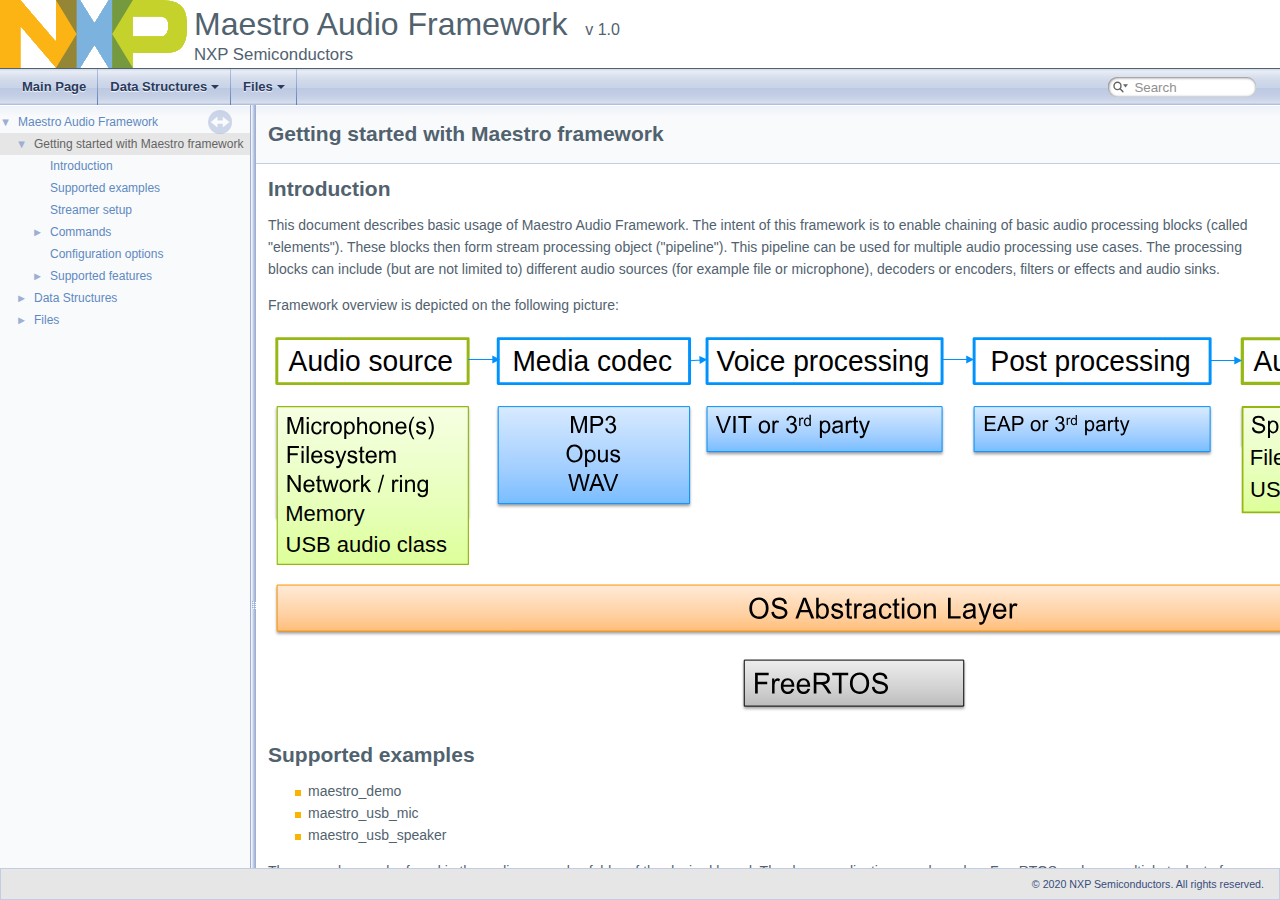
<file: maestro/docs/index.html>
<!DOCTYPE html PUBLIC "-//W3C//DTD XHTML 1.0 Transitional//EN" "https://www.w3.org/TR/xhtml1/DTD/xhtml1-transitional.dtd">
<html xmlns="http://www.w3.org/1999/xhtml">
<head>
<meta http-equiv="Content-Type" content="text/xhtml;charset=UTF-8"/>
<meta http-equiv="X-UA-Compatible" content="IE=9"/>
<meta name="generator" content="Doxygen 1.9.1"/>
<meta name="viewport" content="width=device-width, initial-scale=1"/>
<title>Maestro Audio Framework: Getting started with Maestro framework</title>
<link href="tabs.css" rel="stylesheet" type="text/css"/>
<script type="text/javascript" src="jquery.js"></script>
<script type="text/javascript" src="dynsections.js"></script>
<link href="navtree.css" rel="stylesheet" type="text/css"/>
<script type="text/javascript" src="resize.js"></script>
<script type="text/javascript" src="navtreedata.js"></script>
<script type="text/javascript" src="navtree.js"></script>
<link href="search/search.css" rel="stylesheet" type="text/css"/>
<script type="text/javascript" src="search/searchdata.js"></script>
<script type="text/javascript" src="search/search.js"></script>
<link href="doxygen.css" rel="stylesheet" type="text/css" />
<link href="customdoxygen.css" rel="stylesheet" type="text/css"/>
</head>
<body>
<div id="top"><!-- do not remove this div, it is closed by doxygen! -->
<div id="titlearea">
<table cellspacing="0" cellpadding="0">
 <tbody>
 <tr style="height: 56px;">
  <td id="projectlogo"><img alt="Logo" src="fs_logo.gif"/></td>
  <td id="projectalign" style="padding-left: 0.5em;">
   <div id="projectname">Maestro Audio Framework
   &#160;<span id="projectnumber">v 1.0</span>
   </div>
   <div id="projectbrief">NXP Semiconductors</div>
  </td>
 </tr>
 </tbody>
</table>
</div>
<!-- end header part -->
<!-- Generated by Doxygen 1.9.1 -->
<script type="text/javascript">
/* @license magnet:?xt=urn:btih:cf05388f2679ee054f2beb29a391d25f4e673ac3&amp;dn=gpl-2.0.txt GPL-v2 */
var searchBox = new SearchBox("searchBox", "search",false,'Search','.html');
/* @license-end */
</script>
<script type="text/javascript" src="menudata.js"></script>
<script type="text/javascript" src="menu.js"></script>
<script type="text/javascript">
/* @license magnet:?xt=urn:btih:cf05388f2679ee054f2beb29a391d25f4e673ac3&amp;dn=gpl-2.0.txt GPL-v2 */
$(function() {
  initMenu('',true,false,'search.php','Search');
  $(document).ready(function() { init_search(); });
});
/* @license-end */</script>
<div id="main-nav"></div>
</div><!-- top -->
<div id="side-nav" class="ui-resizable side-nav-resizable">
  <div id="nav-tree">
    <div id="nav-tree-contents">
      <div id="nav-sync" class="sync"></div>
    </div>
  </div>
  <div id="splitbar" style="-moz-user-select:none;" 
       class="ui-resizable-handle">
  </div>
</div>
<script type="text/javascript">
/* @license magnet:?xt=urn:btih:cf05388f2679ee054f2beb29a391d25f4e673ac3&amp;dn=gpl-2.0.txt GPL-v2 */
$(document).ready(function(){initNavTree('index.html',''); initResizable(); });
/* @license-end */
</script>
<div id="doc-content">
<!-- window showing the filter options -->
<div id="MSearchSelectWindow"
     onmouseover="return searchBox.OnSearchSelectShow()"
     onmouseout="return searchBox.OnSearchSelectHide()"
     onkeydown="return searchBox.OnSearchSelectKey(event)">
</div>

<!-- iframe showing the search results (closed by default) -->
<div id="MSearchResultsWindow">
<iframe src="javascript:void(0)" frameborder="0" 
        name="MSearchResults" id="MSearchResults">
</iframe>
</div>

<div class="PageDoc"><div class="header">
  <div class="headertitle">
<div class="title">Getting started with Maestro framework </div>  </div>
</div><!--header-->
<div class="contents">
<div class="textblock"><p><a class="anchor" id="md_GettingStarted"></a> </p>
<h1><a class="anchor" id="autotoc_md1"></a>
Introduction</h1>
<p>This document describes basic usage of Maestro Audio Framework. The intent of this framework is to enable chaining of basic audio processing blocks (called "elements"). These blocks then form stream processing object ("pipeline"). This pipeline can be used for multiple audio processing use cases. The processing blocks can include (but are not limited to) different audio sources (for example file or microphone), decoders or encoders, filters or effects and audio sinks.</p>
<p>Framework overview is depicted on the following picture:</p>
<p><img src="maestro.svg" alt="" style="pointer-events: none;" class="inline" title="maestro overview"/></p>
<h1><a class="anchor" id="autotoc_md2"></a>
Supported examples</h1>
<ul>
<li>maestro_demo</li>
<li>maestro_usb_mic</li>
<li>maestro_usb_speaker</li>
</ul>
<p>The examples can be found in the audio_examples folder of the desired board. The demo applications are based on FreeRTOS and use multiple tasks to form application functionality.</p>
<h1><a class="anchor" id="autotoc_md3"></a>
Streamer setup</h1>
<p>In order to setup the audio framework properly, it is necessary to create a streamer with <code>streamer_create</code> api. It is also essential to setup the desired hardware peripherals using the functions described in <code><a class="el" href="streamer__pcm_8h.html" title="Streamer PCM API header.">streamer_pcm.h</a></code>. The Maestro example projects consist of several files with reference to audio framework. The initial file is <code>main.c</code> with code to create multiple tasks. For features including SD card (in the maestro_demo example, reading a file from SD card or writing to SD card is currently supported), the <code>APP_SDCARD_Task</code> is created. The command prompt and connected functionalities are handled by <code>APP_Shell_Task</code>. User commands are handled by functions in <code>cmd.c</code>. Five main commands are:</p>
<ul>
<li><b>version</b>: prints component version</li>
<li><b>file</b>: performs audio file decode and playback</li>
<li><b>record_mic</b>: records MIC audio and either:<ul>
<li><em>perform voice recognition (VIT)</em></li>
<li><em>playback on a codec</em></li>
<li><em>store samples to a file</em></li>
</ul>
</li>
<li><b>usb_mic</b>: record MIC audio and playback to USB port as an audio 2.0 microphone device</li>
<li><b>usb_speaker</b>: play data from USB port as an audio 2.0 speaker device</li>
</ul>
<p>One of the most important parts of the configuration is the <code>streamer_pcm.c</code> where can be found the initialization of the hardware peripherals, input and output buffer management. For further information please see also <code><a class="el" href="streamer__pcm_8h.html" title="Streamer PCM API header.">streamer_pcm.h</a></code></p>
<p>In the Maestro USB examples (maestro_usb_mic and maestro_usb_speaker), the USB configuration is located in the <code>usb_device_descriptor.c</code> and <code>audio_speaker.c</code> files. For further information please see also <code>usb_device_descriptor.h</code> and <code>audio_speaker.h</code>.</p>
<p>With creation of streamer object, the message thread is also created. The message thread is placed in <code>app_streamer.c</code> file, reads message queue and reacts on following messages:</p>
<ul>
<li>STREAM_MSG_ERROR</li>
<li>STREAM_MSG_EOS</li>
<li>STREAM_MSG_UPDATE_POSITION</li>
<li>STREAM_MSG_CLOSE_TASK</li>
</ul>
<p>The <code>STREAM_MSG_UPDATE_POSITION</code> prints info about current stream position, <code>STREAM_MSG_EOS</code> stops streamer, <code>STREAM_MSG_CLOSE_TASK</code> closes streamer thread and <code>STREAM_MSG_ERROR</code> stops streamer and closes thread.</p>
<h1><a class="anchor" id="autotoc_md4"></a>
Commands</h1>
<h2><a class="anchor" id="autotoc_md5"></a>
file</h2>
<p>File command is only supported in the maestro_demo example. The command creates a streamer pipeline described in function <code>STREAMER_file_Create</code> in file <code>app_streamer.c</code>. The crucial part in this is defining pipeline type as <code>STREAM_PIPELINE_FILESYSTEM</code> or <code>STREAM_PIPELINE_EAP</code>. Depending on whether the <code>EAP_PROC</code> is defined and on the command option, that may be either <code>&lt;audio_file&gt;</code>, <code>all</code> or <code>eap</code>. This sets up the processing chain from file source to audio sink with decoder and potentially other processing in between. Playback itself is started in <code>STREAMER_Start</code> function. The elements that pipeline consists of are:</p>
<ul>
<li>TYPE_ELEMENT_FILE_SRC</li>
<li>TYPE_ELEMENT_DECODER</li>
<li>TYPE_ELEMENT_EAP (if <code>EAP_PROC</code> is defined and <code>eap</code> option is used)</li>
<li>TYPE_ELEMENT_AUDIO_SINK</li>
</ul>
<p>Other possible element types could be found in <code><a class="el" href="streamer__api_8h.html" title="Streamer API header.">streamer_api.h</a></code>.</p>
<p>Each of the elements have several properties that can be accessed using <code>streamer_get_property</code>. These properties allow user to change the values of the appropriate elements. The list of properties can be found in <code><a class="el" href="streamer__element__properties_8h.html" title="Header for streamer element properties.">streamer_element_properties.h</a></code>. See the example of setting property value in the following piece of code from <code>app_streamer.c</code>:</p>
<div class="fragment"><div class="line"><a class="code" href="structELEMENT__PROPERTY__T.html">ELEMENT_PROPERTY_T</a> prop;</div>
<div class="line">eap_args.preset_num          = *eap_par;</div>
<div class="line">POST_PROCESS_DESC_T eap_proc = {EAP_Initialize_func, EAP_Execute_func, EAP_Deinit_func, &amp;eap_args, 0};</div>
<div class="line"> </div>
<div class="line">prop.prop = PROP_AUDIOSINK_ADD_POST_PROCESS;</div>
<div class="line">prop.val  = (uintptr_t)&amp;eap_proc;</div>
<div class="line"> </div>
<div class="line">streamer_set_property(handle-&gt;streamer, prop, <span class="keyword">true</span>);</div>
<div class="line"> </div>
<div class="line">prop.prop = PROP_FILESRC_SET_CHUNK_SIZE;</div>
<div class="line">prop.val  = 960;</div>
<div class="line"> </div>
<div class="line">streamer_set_property(handle-&gt;streamer, prop, <span class="keyword">true</span>);</div>
<div class="ttc" id="astructELEMENT__PROPERTY__T_html"><div class="ttname"><a href="structELEMENT__PROPERTY__T.html">ELEMENT_PROPERTY_T</a></div><div class="ttdoc">Element Property structure.</div><div class="ttdef"><b>Definition:</b> streamer_api.h:477</div></div>
</div><!-- fragment --><p>Some of the predefined values can be found in <code><a class="el" href="streamer__api_8h.html" title="Streamer API header.">streamer_api.h</a></code>.</p>
<h2><a class="anchor" id="autotoc_md6"></a>
record_mic</h2>
<p>Record_mic command is only supported in the maestro_demo example. The command creates pipeline described in function <code>STREAMER_mic_Create</code> in file <code>app_streamer.c</code>. The pipeline is selected with <code>STREAM_PIPELINE_PCM</code>, <code>STREAM_PIPELINE_MIC2FILE</code> or <code>STREAM_PIPELINE_VIT</code> in <code>pipeline_type</code> parameter. Depending on the command option, that may be either <code>audio</code>, <code>file</code> or <code>vit</code>. This configuration takes samples from microphone input and send it to audio sink (speaker(s) or filesystem) with optional processing in between. The elements that pipeline consists of are:</p><ul>
<li>TYPE_ELEMENT_AUDIO_SRC</li>
<li>TYPE_ELEMENT_AUDIO_SINK or TYPE_ELEMENT_FILE_SINK or TYPE_ELEMENT_VIT_SINK</li>
</ul>
<p>Other possible element types and some of the predefined values could be found in <code><a class="el" href="streamer__api_8h.html" title="Streamer API header.">streamer_api.h</a></code>.</p>
<h2><a class="anchor" id="autotoc_md7"></a>
usb_mic</h2>
<p>Usb_mic command is only supported in the maestro_usb_mic example. The command creates pipeline described in function <code>STREAMER_mic_Create</code> in file <code>app_streamer.c</code>. The pipeline is selected with <code>STREAM_PIPELINE_PCM</code> in <code>pipeline_type</code> parameter. This configuration takes samples from microphone input and send it to audio sink (USB port). The elements that pipeline consists of are:</p><ul>
<li>TYPE_ELEMENT_AUDIO_SRC</li>
<li>TYPE_ELEMENT_AUDIO_SINK</li>
</ul>
<p>Other possible element types and some of the predefined values could be found in <code><a class="el" href="streamer__api_8h.html" title="Streamer API header.">streamer_api.h</a></code>.</p>
<h2><a class="anchor" id="autotoc_md8"></a>
usb_speaker</h2>
<p>Usb_speaker command is only supported in the maestro_usb_speaker example. The command creates pipeline described in function <code>STREAMER_speaker_Create</code> in file <code>app_streamer.c</code>. The pipeline is selected with <code>STREAM_PIPELINE_PCM</code> in <code>pipeline_type</code> parameter. This configuration takes samples from USB port and send it to audio sink (speaker output). The elements that pipeline consists of are:</p><ul>
<li>TYPE_ELEMENT_AUDIO_SRC</li>
<li>TYPE_ELEMENT_AUDIO_SINK</li>
</ul>
<p>Other possible element types and some of the predefined values could be found in <code><a class="el" href="streamer__api_8h.html" title="Streamer API header.">streamer_api.h</a></code>.</p>
<h1><a class="anchor" id="autotoc_md9"></a>
Configuration options</h1>
<p>User can change the pipeline type when creating the streamer object. Currently tested options are: <code>STREAM_PIPELINE_PCM</code>, <code>STREAM_PIPELINE_FILESYSTEM</code>, <code>STREAM_PIPELINE_MIC2FILE</code>, <code>STREAM_PIPELINE_VIT</code> and <code>STREAM_PIPELINE_EAP</code>. There are more pipelines defined, but supporting them is planned for future.</p>
<h1><a class="anchor" id="autotoc_md10"></a>
Supported features</h1>
<p>Current version of the audio framework supports some optional features. These can be limited for some MCU cores or boards variants.</p>
<h2><a class="anchor" id="autotoc_md11"></a>
Codecs</h2>
<p>The maestro_demo can play multiple files with the <code>file</code> option (<code>STREAM_PIPELINE_FILESYSTEM</code>). The <code>opus</code> (as standalone or as a part of <code>ogg</code> encapsulation) and <code>mp3</code> codecs are supported for now. For detailed code handling this file extension please check <code>cmd.c</code> file and <code>shellFile()</code> function. Supported codecs and its option are:</p>
<table class="markdownTable">
<tr class="markdownTableHead">
<th class="markdownTableHeadNone">Decoder   </th><th class="markdownTableHeadNone">Sample rates [kHz]   </th><th class="markdownTableHeadNone">Number of channels   </th><th class="markdownTableHeadNone">Bit depth    </th></tr>
<tr class="markdownTableRowOdd">
<td class="markdownTableBodyNone">MP3   </td><td class="markdownTableBodyNone">8, 16, 24, 32, 48, 11.025, 22.050, 44.1   </td><td class="markdownTableBodyNone">1, 2 (mono/stereo)   </td><td class="markdownTableBodyNone">16    </td></tr>
<tr class="markdownTableRowEven">
<td class="markdownTableBodyNone">opus   </td><td class="markdownTableBodyNone">8, 16, 24, 48   </td><td class="markdownTableBodyNone">1, 2 (mono/stereo)   </td><td class="markdownTableBodyNone">16   </td></tr>
</table>
<h2><a class="anchor" id="autotoc_md12"></a>
VIT</h2>
<p>VIT can be enabled for the <code>record_mic</code> command using the <code>vit</code> option. In the <code>STREAMER_mic_Create</code> function in the <code>app_streamer.c</code> file, the <code>VIT_PROC</code> definition ensures the creation of pipeline with VIT (<code>STREAM_PIPELINE_VIT</code>). More details about VIT are available in the VIT package, which is located in <code>middleware\vit\{Cortex_M7, HIFI4}\Doc\</code>(depending on the platform).</p>
<h2><a class="anchor" id="autotoc_md13"></a>
EAP</h2>
<p>EAP can be enabled for the <code>file</code> command using the <code>eap</code> option. In the <code>STREAMER_file_Create</code> function in the <code>app_streamer.c</code> file, the <code>EAP_PROC</code> definition ensures the creation of pipeline with EAP (<code>STREAMER_PIPELINE_EAP</code>). More details about EAP are available in the EAP package, which is located in <code>middleware\EAP\Doc\</code>. </p>
</div></div><!-- PageDoc -->
</div><!-- contents -->
</div><!-- doc-content -->
<!-- HTML footer for doxygen 1.8.5-->
<!-- start footer part -->
<div id="nav-path" class="navpath"><!-- id is needed for treeview function! -->
  <ul class="foot">
    <li class="footer">&copy; 2020 NXP Semiconductors. All rights reserved.
    </li>
  </ul>
</div>
</body>
</html>
</file>
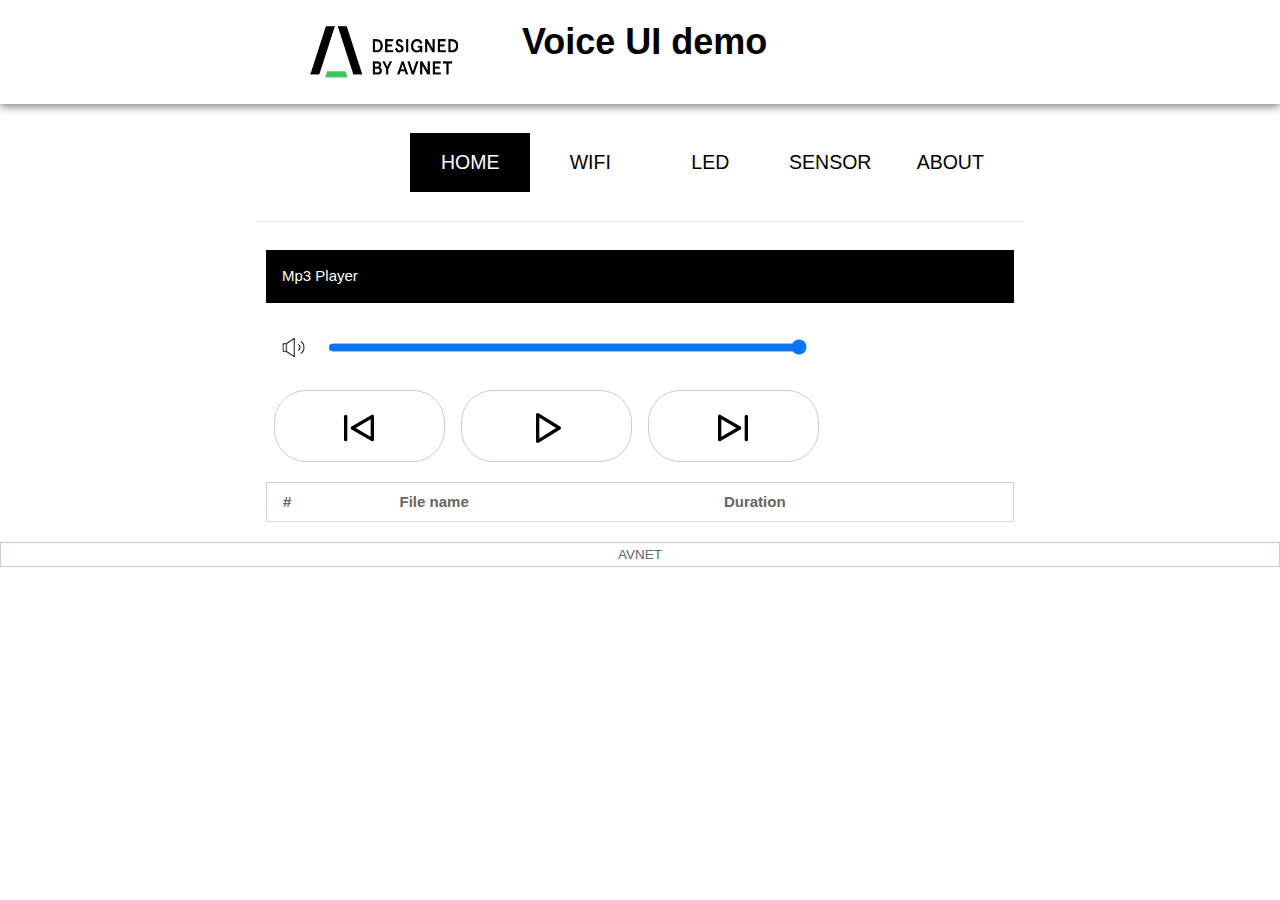
<file: src/wifi_common/webconfig/webui/index.html>
<!DOCTYPE html>
<html>

<head>
    <title>Maestro demo</title>
    <meta charset="UTF-8">
    <meta name="viewport" content="width=device-width, initial-scale=1.0">
    <link rel="stylesheet" href="css/w3.css">
    <link rel="stylesheet" href="css/webconfig.css">
</head>

<body>
    <div id="page_main">
        <div id="page_header" class="header_banner">
            <div class="header_container row">
                <div class="logo col-4">
                    <a href="https://www.avnet.com" title="AVNET"><img src="img/AVNET_logo.png" alt="Avnet" width="100%"
                            height="auto"></a>
                </div>
                <div class="header_text col-8">
                    Voice UI demo
                </div>
            </div>
        </div>
        <div id="nav_container" class="row">
            <header class="header col-12">
                <nav class="navbar">
                    <ul class="nav-menu">
                        <li class="nav-item">
                            <a href="index.html" class="nav-link current">HOME</a>
                        </li>
                        <li class="nav-item">
                            <a href="wifi.html" class="nav-link">WIFI</a>
                        </li>
                        <li class="nav-item">
                            <a href="ledcgi.html" class="nav-link">LED</a>
                        </li>
                        <li class="nav-item">
                            <a href="sensorPoll.html" class="nav-link">SENSOR</a>
                        </li>
                        <li class="nav-item">
                            <a href="about.html" class="nav-link">ABOUT</a>
                        </li>
                    </ul>
                    <div class="hamburger">
                        <span class="bar"></span>
                        <span class="bar"></span>
                        <span class="bar"></span>
                    </div>
                </nav>
            </header>
        </div>

        <div class="page_body">
            <div class="row">
                <div class="col-12">
                    <div id="audio-player-container">
                        <div class="w3-row w3-margin-bottom">
                            <div class="w3-panel w3-black">
                                <p>Mp3 Player</p>
                            </div>
                        </div>
                        <div class="w3-row w3-margin-bottom w3-margin-top">
                            <div id="volume_block" class="w3-col s2 m1 l1">
                                <span><img src="img/volume.png" width="25px" alt="volume icon"
                                        style="margin: 0 0 10px 15px;"></span>
                            </div>
                            <div id="volume_block" class="w3-col s10 m8 l8">
                                <input type="range" id="vol_slider" step="20" max="100" value="100"
                                    onchange="showVal(this.value)">
                            </div>
                        </div>
                        <div class="w3-row">
                            <div class="w3-col s4 m3 l3">
                                <div class="w3-padding-small">
                                    <button class="w3-button w3-xxlarge w3-round-xxlarge w3-border w3-block" id='PREV'
                                        onclick='controlMp3(this.id)'><img src="img/left.svg" width=40
                                            alt="volume icon"></button>
                                </div>
                            </div>
                            <div class="w3-col s4 m3 l3">
                                <div class="w3-padding-small">
                                    <button class="w3-button w3-xxlarge w3-round-xxlarge w3-border w3-block" id='PLAY'
                                        onclick='controlMp3(this.id)'><img id="play_img" src="img/play.svg" width=40
                                            alt="volume icon"></button>
                                </div>
                            </div>
                            <div class="w3-col s4 m3 l3">
                                <div class="w3-padding-small">
                                    <button class="w3-button w3-xxlarge w3-round-xxlarge w3-border w3-block" id='NEXT'
                                        onclick='controlMp3(this.id)'><img src="img/right.svg" width=40
                                            alt="volume icon"></button>
                                </div>
                            </div>
                        </div>
                        <div class="w3-row w3-margin-top">
                            <table class="w3-table w3-round-large w3-bordered w3-border" id="tracklist">
                                <thead>
                                    <tr>
                                        <th>#</th>
                                        <th>File name</th>
                                        <th>Duration</th>
                                    </tr>
                                </thead>
                                <tbody>
                                </tbody>
                            </table>
                        </div>
                        <div id="usb_warning" class="w3-row w3-margin-top" style="display: none">
                            <div class="w3-panel w3-red">
                                <h3>Error!</h3>
                                <p>Please plug USB thumbdrive with mp3 files.</p>
                            </div>
                        </div>
                    </div>
                </div>
            </div>
        </div>
    </div>

    <div class="footer row">
        AVNET
    </div>
    <script src="js/jquery.min.js" type="text/javascript"></script>
    <script src="js/webconfig.js" type="text/javascript"></script>
    <script src="js/request.js" type="text/javascript"></script>
    <script type="text/javascript">
        function showVal(val) {
            let param = {
                command: 7,
                volume: parseInt(val)
            }
            make_post_request('mp3.cgi', JSON.stringify(param));
        }

        function controlMp3(command) {
            let param = {
                command: 50
            }
            switch (command) {
                case 'PREV':
                    param.command = 3;
                    break;
                case 'PLAY':
                    if (status == 1) {
                        param.command = 6;
                    } else {
                        param.command = 0;
                    }
                    break;
                case 'STOP':
                    param.command = 1;
                    break;
                case 'NEXT':
                    param.command = 2;
                    break;
            }
            console.log(param);
            make_post_request('mp3.cgi', JSON.stringify(param));
        }
        var playlistDisplayed = false;
        var usbConnected = 0;
        var status = 0;
        var prevTrackNum = 0;
        var myCurrTrack = "";
        var volume = 0;

        function parse_vars(data) {
            let object1 = JSON.parse(data);
            if (object1.usb != usbConnected) {
                usbConnected = object1.usb;
                if (usbConnected == 1) {
                    document.getElementById("usb_warning").style.display = "none";
                    let myTracklists = object1.tracks;
                    let track_html = "";
                    let temp = $('#tracklist tbody tr')
                    let index = $('#tracklist tbody tr').length;
                    myTracklists.forEach((track) => {
                        track_html = `<tr><th scope='row'>${index+1}</th><td>${track}</td><td>5:00</td></tr>`;
                        index = index + 1;
                        $('#tracklist tbody').append(track_html);
                    });

                    if (object1.volume >= 0 && object1.volume <= 100) {
                        volume = object1.volume;
                        document.getElementById("vol_slider").value = volume;
                    }
                } else {
                    document.getElementById("usb_warning").style.display = "block";
                    $("#tracklist tbody tr").remove();
                }
            }
            let currTrack = object1.currTrack;
            if (volume != object1.volume) {
                console.log("change volume " + object1.volume);
                volume = object1.volume;
                document.getElementById("vol_slider").value = volume;
            }
            if (status != object1.status || myCurrTrack != currTrack) {
                status = object1.status;
                myCurrTrack = currTrack;
                if (status == 1) {
                    document.getElementById("play_img").src = "img/pause.svg";
                } else {
                    document.getElementById("play_img").src = "img/play.svg";
                }
                if (status == 0) {
                    document.getElementById("PLAY").classList.remove("w3-green");
                } else {
                    document.getElementById("PLAY").classList.add("w3-green");
                }
                let trackRows = $('#tracklist tbody tr');
                if (status != 0) {
                    /* highlight current track*/
                    let i = 0;
                    for (let i = 0; i < trackRows.length; i++) {
                        if ($(trackRows[i]).find("td:eq(0)").text() == currTrack) {

                            trackRows[prevTrackNum].classList.remove("w3-dark-grey");
                            prevTrackNum = i;
                            trackRows[prevTrackNum].classList.add("w3-dark-grey");
                            break;
                        }
                    }
                } else {
                    /* unhighlight current track*/
                    trackRows[prevTrackNum].classList.remove("w3-dark-grey");
                }
            }
        }

        function init() {
            setInterval(function () {
                make_request('music.cgi');
            }, 1000);
            setInterval(function () {
                check_voice_cmd('voice.cgi');
            }, 3000);
        }
        window.onload = init;
    </script>
</body>

</html>
</file>
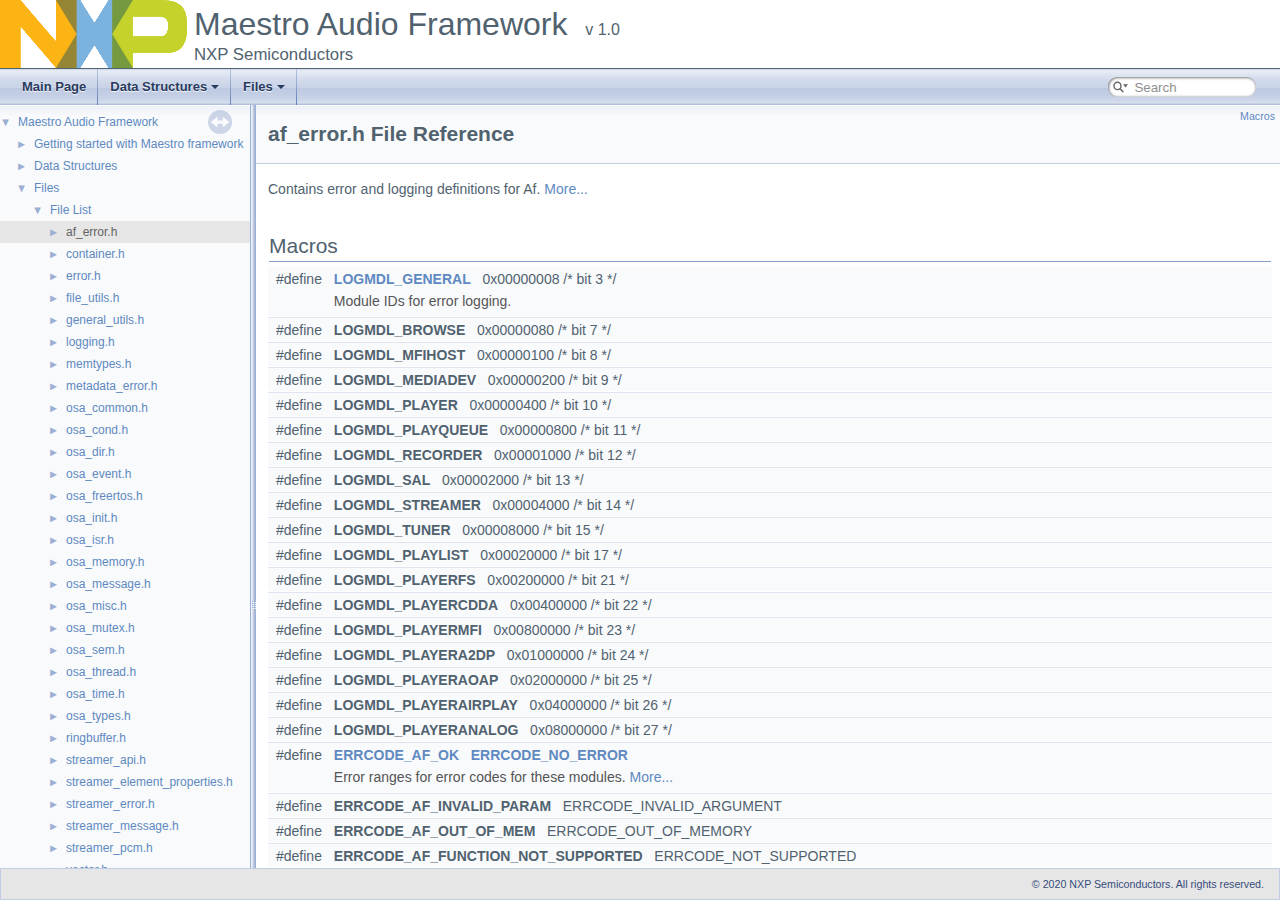
<file: maestro/docs/af__error_8h.html>
<!DOCTYPE html PUBLIC "-//W3C//DTD XHTML 1.0 Transitional//EN" "https://www.w3.org/TR/xhtml1/DTD/xhtml1-transitional.dtd">
<html xmlns="http://www.w3.org/1999/xhtml">
<head>
<meta http-equiv="Content-Type" content="text/xhtml;charset=UTF-8"/>
<meta http-equiv="X-UA-Compatible" content="IE=9"/>
<meta name="generator" content="Doxygen 1.9.1"/>
<meta name="viewport" content="width=device-width, initial-scale=1"/>
<title>Maestro Audio Framework: af_error.h File Reference</title>
<link href="tabs.css" rel="stylesheet" type="text/css"/>
<script type="text/javascript" src="jquery.js"></script>
<script type="text/javascript" src="dynsections.js"></script>
<link href="navtree.css" rel="stylesheet" type="text/css"/>
<script type="text/javascript" src="resize.js"></script>
<script type="text/javascript" src="navtreedata.js"></script>
<script type="text/javascript" src="navtree.js"></script>
<link href="search/search.css" rel="stylesheet" type="text/css"/>
<script type="text/javascript" src="search/searchdata.js"></script>
<script type="text/javascript" src="search/search.js"></script>
<link href="doxygen.css" rel="stylesheet" type="text/css" />
<link href="customdoxygen.css" rel="stylesheet" type="text/css"/>
</head>
<body>
<div id="top"><!-- do not remove this div, it is closed by doxygen! -->
<div id="titlearea">
<table cellspacing="0" cellpadding="0">
 <tbody>
 <tr style="height: 56px;">
  <td id="projectlogo"><img alt="Logo" src="fs_logo.gif"/></td>
  <td id="projectalign" style="padding-left: 0.5em;">
   <div id="projectname">Maestro Audio Framework
   &#160;<span id="projectnumber">v 1.0</span>
   </div>
   <div id="projectbrief">NXP Semiconductors</div>
  </td>
 </tr>
 </tbody>
</table>
</div>
<!-- end header part -->
<!-- Generated by Doxygen 1.9.1 -->
<script type="text/javascript">
/* @license magnet:?xt=urn:btih:cf05388f2679ee054f2beb29a391d25f4e673ac3&amp;dn=gpl-2.0.txt GPL-v2 */
var searchBox = new SearchBox("searchBox", "search",false,'Search','.html');
/* @license-end */
</script>
<script type="text/javascript" src="menudata.js"></script>
<script type="text/javascript" src="menu.js"></script>
<script type="text/javascript">
/* @license magnet:?xt=urn:btih:cf05388f2679ee054f2beb29a391d25f4e673ac3&amp;dn=gpl-2.0.txt GPL-v2 */
$(function() {
  initMenu('',true,false,'search.php','Search');
  $(document).ready(function() { init_search(); });
});
/* @license-end */</script>
<div id="main-nav"></div>
</div><!-- top -->
<div id="side-nav" class="ui-resizable side-nav-resizable">
  <div id="nav-tree">
    <div id="nav-tree-contents">
      <div id="nav-sync" class="sync"></div>
    </div>
  </div>
  <div id="splitbar" style="-moz-user-select:none;" 
       class="ui-resizable-handle">
  </div>
</div>
<script type="text/javascript">
/* @license magnet:?xt=urn:btih:cf05388f2679ee054f2beb29a391d25f4e673ac3&amp;dn=gpl-2.0.txt GPL-v2 */
$(document).ready(function(){initNavTree('af__error_8h.html',''); initResizable(); });
/* @license-end */
</script>
<div id="doc-content">
<!-- window showing the filter options -->
<div id="MSearchSelectWindow"
     onmouseover="return searchBox.OnSearchSelectShow()"
     onmouseout="return searchBox.OnSearchSelectHide()"
     onkeydown="return searchBox.OnSearchSelectKey(event)">
</div>

<!-- iframe showing the search results (closed by default) -->
<div id="MSearchResultsWindow">
<iframe src="javascript:void(0)" frameborder="0" 
        name="MSearchResults" id="MSearchResults">
</iframe>
</div>

<div class="header">
  <div class="summary">
<a href="#define-members">Macros</a>  </div>
  <div class="headertitle">
<div class="title">af_error.h File Reference</div>  </div>
</div><!--header-->
<div class="contents">

<p>Contains error and logging definitions for Af.  
<a href="#details">More...</a></p>
<table class="memberdecls">
<tr class="heading"><td colspan="2"><h2 class="groupheader"><a name="define-members"></a>
Macros</h2></td></tr>
<tr class="memitem:ae4a382efe202d31c3f4ab8c300d2f709"><td class="memItemLeft" align="right" valign="top"><a id="ae4a382efe202d31c3f4ab8c300d2f709"></a>
#define&#160;</td><td class="memItemRight" valign="bottom"><a class="el" href="af__error_8h.html#ae4a382efe202d31c3f4ab8c300d2f709">LOGMDL_GENERAL</a>&#160;&#160;&#160;0x00000008  /*  bit  3 */</td></tr>
<tr class="memdesc:ae4a382efe202d31c3f4ab8c300d2f709"><td class="mdescLeft">&#160;</td><td class="mdescRight">Module IDs for error logging. <br /></td></tr>
<tr class="separator:ae4a382efe202d31c3f4ab8c300d2f709"><td class="memSeparator" colspan="2">&#160;</td></tr>
<tr class="memitem:a8f0bdcd3a3eca9bb5bf02e9fd2c699c3"><td class="memItemLeft" align="right" valign="top"><a id="a8f0bdcd3a3eca9bb5bf02e9fd2c699c3"></a>
#define&#160;</td><td class="memItemRight" valign="bottom"><b>LOGMDL_BROWSE</b>&#160;&#160;&#160;0x00000080  /*  bit  7 */</td></tr>
<tr class="separator:a8f0bdcd3a3eca9bb5bf02e9fd2c699c3"><td class="memSeparator" colspan="2">&#160;</td></tr>
<tr class="memitem:a9992accb6bd89c1a7e8cbb479d67380e"><td class="memItemLeft" align="right" valign="top"><a id="a9992accb6bd89c1a7e8cbb479d67380e"></a>
#define&#160;</td><td class="memItemRight" valign="bottom"><b>LOGMDL_MFIHOST</b>&#160;&#160;&#160;0x00000100  /*  bit  8 */</td></tr>
<tr class="separator:a9992accb6bd89c1a7e8cbb479d67380e"><td class="memSeparator" colspan="2">&#160;</td></tr>
<tr class="memitem:a0e4b9aeb016be1f098236e06e2d56cdb"><td class="memItemLeft" align="right" valign="top"><a id="a0e4b9aeb016be1f098236e06e2d56cdb"></a>
#define&#160;</td><td class="memItemRight" valign="bottom"><b>LOGMDL_MEDIADEV</b>&#160;&#160;&#160;0x00000200  /*  bit  9 */</td></tr>
<tr class="separator:a0e4b9aeb016be1f098236e06e2d56cdb"><td class="memSeparator" colspan="2">&#160;</td></tr>
<tr class="memitem:a792b049d958d56746e469a2a5cbff33f"><td class="memItemLeft" align="right" valign="top"><a id="a792b049d958d56746e469a2a5cbff33f"></a>
#define&#160;</td><td class="memItemRight" valign="bottom"><b>LOGMDL_PLAYER</b>&#160;&#160;&#160;0x00000400  /*  bit 10 */</td></tr>
<tr class="separator:a792b049d958d56746e469a2a5cbff33f"><td class="memSeparator" colspan="2">&#160;</td></tr>
<tr class="memitem:a5180a9262df541d87e92a4dbc500c62d"><td class="memItemLeft" align="right" valign="top"><a id="a5180a9262df541d87e92a4dbc500c62d"></a>
#define&#160;</td><td class="memItemRight" valign="bottom"><b>LOGMDL_PLAYQUEUE</b>&#160;&#160;&#160;0x00000800  /*  bit 11 */</td></tr>
<tr class="separator:a5180a9262df541d87e92a4dbc500c62d"><td class="memSeparator" colspan="2">&#160;</td></tr>
<tr class="memitem:adc8f842fc0a5f3d97508da72665967f4"><td class="memItemLeft" align="right" valign="top"><a id="adc8f842fc0a5f3d97508da72665967f4"></a>
#define&#160;</td><td class="memItemRight" valign="bottom"><b>LOGMDL_RECORDER</b>&#160;&#160;&#160;0x00001000  /*  bit 12 */</td></tr>
<tr class="separator:adc8f842fc0a5f3d97508da72665967f4"><td class="memSeparator" colspan="2">&#160;</td></tr>
<tr class="memitem:a74ae5f7b4a60f4cde690b25186b4f21b"><td class="memItemLeft" align="right" valign="top"><a id="a74ae5f7b4a60f4cde690b25186b4f21b"></a>
#define&#160;</td><td class="memItemRight" valign="bottom"><b>LOGMDL_SAL</b>&#160;&#160;&#160;0x00002000  /*  bit 13 */</td></tr>
<tr class="separator:a74ae5f7b4a60f4cde690b25186b4f21b"><td class="memSeparator" colspan="2">&#160;</td></tr>
<tr class="memitem:abb00201d47b3aedff0a2105324b3acf0"><td class="memItemLeft" align="right" valign="top"><a id="abb00201d47b3aedff0a2105324b3acf0"></a>
#define&#160;</td><td class="memItemRight" valign="bottom"><b>LOGMDL_STREAMER</b>&#160;&#160;&#160;0x00004000  /*  bit 14 */</td></tr>
<tr class="separator:abb00201d47b3aedff0a2105324b3acf0"><td class="memSeparator" colspan="2">&#160;</td></tr>
<tr class="memitem:a464fb9b29eba2f5c3d811b6d35f90368"><td class="memItemLeft" align="right" valign="top"><a id="a464fb9b29eba2f5c3d811b6d35f90368"></a>
#define&#160;</td><td class="memItemRight" valign="bottom"><b>LOGMDL_TUNER</b>&#160;&#160;&#160;0x00008000  /*  bit 15 */</td></tr>
<tr class="separator:a464fb9b29eba2f5c3d811b6d35f90368"><td class="memSeparator" colspan="2">&#160;</td></tr>
<tr class="memitem:ad0df12d372de54fce5f3ce575b61e46f"><td class="memItemLeft" align="right" valign="top"><a id="ad0df12d372de54fce5f3ce575b61e46f"></a>
#define&#160;</td><td class="memItemRight" valign="bottom"><b>LOGMDL_PLAYLIST</b>&#160;&#160;&#160;0x00020000  /*  bit 17 */</td></tr>
<tr class="separator:ad0df12d372de54fce5f3ce575b61e46f"><td class="memSeparator" colspan="2">&#160;</td></tr>
<tr class="memitem:a99c51390f46e17025ca1c691970eac6b"><td class="memItemLeft" align="right" valign="top"><a id="a99c51390f46e17025ca1c691970eac6b"></a>
#define&#160;</td><td class="memItemRight" valign="bottom"><b>LOGMDL_PLAYERFS</b>&#160;&#160;&#160;0x00200000  /*  bit 21 */</td></tr>
<tr class="separator:a99c51390f46e17025ca1c691970eac6b"><td class="memSeparator" colspan="2">&#160;</td></tr>
<tr class="memitem:a290be5e0cdfe629439891da249cae81c"><td class="memItemLeft" align="right" valign="top"><a id="a290be5e0cdfe629439891da249cae81c"></a>
#define&#160;</td><td class="memItemRight" valign="bottom"><b>LOGMDL_PLAYERCDDA</b>&#160;&#160;&#160;0x00400000  /*  bit 22 */</td></tr>
<tr class="separator:a290be5e0cdfe629439891da249cae81c"><td class="memSeparator" colspan="2">&#160;</td></tr>
<tr class="memitem:ab2e896a3e35a78ffa4c64208c60521e4"><td class="memItemLeft" align="right" valign="top"><a id="ab2e896a3e35a78ffa4c64208c60521e4"></a>
#define&#160;</td><td class="memItemRight" valign="bottom"><b>LOGMDL_PLAYERMFI</b>&#160;&#160;&#160;0x00800000  /*  bit 23 */</td></tr>
<tr class="separator:ab2e896a3e35a78ffa4c64208c60521e4"><td class="memSeparator" colspan="2">&#160;</td></tr>
<tr class="memitem:a909694151b9ac4afdc654417e87e1761"><td class="memItemLeft" align="right" valign="top"><a id="a909694151b9ac4afdc654417e87e1761"></a>
#define&#160;</td><td class="memItemRight" valign="bottom"><b>LOGMDL_PLAYERA2DP</b>&#160;&#160;&#160;0x01000000  /*  bit 24 */</td></tr>
<tr class="separator:a909694151b9ac4afdc654417e87e1761"><td class="memSeparator" colspan="2">&#160;</td></tr>
<tr class="memitem:a824600dec38e069d6a7b491730cfbd92"><td class="memItemLeft" align="right" valign="top"><a id="a824600dec38e069d6a7b491730cfbd92"></a>
#define&#160;</td><td class="memItemRight" valign="bottom"><b>LOGMDL_PLAYERAOAP</b>&#160;&#160;&#160;0x02000000  /*  bit 25 */</td></tr>
<tr class="separator:a824600dec38e069d6a7b491730cfbd92"><td class="memSeparator" colspan="2">&#160;</td></tr>
<tr class="memitem:a15269cb3e9cb59190eb9758d3d5db1bf"><td class="memItemLeft" align="right" valign="top"><a id="a15269cb3e9cb59190eb9758d3d5db1bf"></a>
#define&#160;</td><td class="memItemRight" valign="bottom"><b>LOGMDL_PLAYERAIRPLAY</b>&#160;&#160;&#160;0x04000000  /*  bit 26 */</td></tr>
<tr class="separator:a15269cb3e9cb59190eb9758d3d5db1bf"><td class="memSeparator" colspan="2">&#160;</td></tr>
<tr class="memitem:ad3ea52f1aa5fc5012b7c29c8ecf5fe6c"><td class="memItemLeft" align="right" valign="top"><a id="ad3ea52f1aa5fc5012b7c29c8ecf5fe6c"></a>
#define&#160;</td><td class="memItemRight" valign="bottom"><b>LOGMDL_PLAYERANALOG</b>&#160;&#160;&#160;0x08000000  /*  bit 27 */</td></tr>
<tr class="separator:ad3ea52f1aa5fc5012b7c29c8ecf5fe6c"><td class="memSeparator" colspan="2">&#160;</td></tr>
<tr class="memitem:aa0e26e7d3290b80f95f0819b6aba688a"><td class="memItemLeft" align="right" valign="top">#define&#160;</td><td class="memItemRight" valign="bottom"><a class="el" href="af__error_8h.html#aa0e26e7d3290b80f95f0819b6aba688a">ERRCODE_AF_OK</a>&#160;&#160;&#160;<a class="el" href="error_8h.html#a525ed06b46426bec5f5d603ce26b0bd0">ERRCODE_NO_ERROR</a></td></tr>
<tr class="memdesc:aa0e26e7d3290b80f95f0819b6aba688a"><td class="mdescLeft">&#160;</td><td class="mdescRight">Error ranges for error codes for these modules.  <a href="af__error_8h.html#aa0e26e7d3290b80f95f0819b6aba688a">More...</a><br /></td></tr>
<tr class="separator:aa0e26e7d3290b80f95f0819b6aba688a"><td class="memSeparator" colspan="2">&#160;</td></tr>
<tr class="memitem:a12b9f0831d6e835b963ecd708f4503f7"><td class="memItemLeft" align="right" valign="top"><a id="a12b9f0831d6e835b963ecd708f4503f7"></a>
#define&#160;</td><td class="memItemRight" valign="bottom"><b>ERRCODE_AF_INVALID_PARAM</b>&#160;&#160;&#160;ERRCODE_INVALID_ARGUMENT</td></tr>
<tr class="separator:a12b9f0831d6e835b963ecd708f4503f7"><td class="memSeparator" colspan="2">&#160;</td></tr>
<tr class="memitem:a349c2f2ce30ca6e7d1fd38a37d1ef2f6"><td class="memItemLeft" align="right" valign="top"><a id="a349c2f2ce30ca6e7d1fd38a37d1ef2f6"></a>
#define&#160;</td><td class="memItemRight" valign="bottom"><b>ERRCODE_AF_OUT_OF_MEM</b>&#160;&#160;&#160;ERRCODE_OUT_OF_MEMORY</td></tr>
<tr class="separator:a349c2f2ce30ca6e7d1fd38a37d1ef2f6"><td class="memSeparator" colspan="2">&#160;</td></tr>
<tr class="memitem:a0f49b7e948975b83814dfdcc0f377225"><td class="memItemLeft" align="right" valign="top"><a id="a0f49b7e948975b83814dfdcc0f377225"></a>
#define&#160;</td><td class="memItemRight" valign="bottom"><b>ERRCODE_AF_FUNCTION_NOT_SUPPORTED</b>&#160;&#160;&#160;ERRCODE_NOT_SUPPORTED</td></tr>
<tr class="separator:a0f49b7e948975b83814dfdcc0f377225"><td class="memSeparator" colspan="2">&#160;</td></tr>
<tr class="memitem:a2f285167ea107aef265d16c2d74510a1"><td class="memItemLeft" align="right" valign="top"><a id="a2f285167ea107aef265d16c2d74510a1"></a>
#define&#160;</td><td class="memItemRight" valign="bottom"><b>ERRCODE_AF_UNKNOWN</b>&#160;&#160;&#160;ERRCODE_UNKNOWN</td></tr>
<tr class="separator:a2f285167ea107aef265d16c2d74510a1"><td class="memSeparator" colspan="2">&#160;</td></tr>
<tr class="memitem:afcad96034c33863500600ccfe77c8104"><td class="memItemLeft" align="right" valign="top"><a id="afcad96034c33863500600ccfe77c8104"></a>
#define&#160;</td><td class="memItemRight" valign="bottom"><b>ERRCODE_AF_INTERNAL</b>&#160;&#160;&#160;ERRCODE_INTERNAL</td></tr>
<tr class="separator:afcad96034c33863500600ccfe77c8104"><td class="memSeparator" colspan="2">&#160;</td></tr>
<tr class="memitem:a005985f6cdb110247cbc83acc5f42d39"><td class="memItemLeft" align="right" valign="top"><a id="a005985f6cdb110247cbc83acc5f42d39"></a>
#define&#160;</td><td class="memItemRight" valign="bottom"><b>ERRCODE_AF_BROWSER</b>&#160;&#160;&#160;0x0700</td></tr>
<tr class="separator:a005985f6cdb110247cbc83acc5f42d39"><td class="memSeparator" colspan="2">&#160;</td></tr>
<tr class="memitem:add15df4ac3754d84289a41544978b961"><td class="memItemLeft" align="right" valign="top"><a id="add15df4ac3754d84289a41544978b961"></a>
#define&#160;</td><td class="memItemRight" valign="bottom"><b>ERRCODE_AF_BROWSER_CREATE_FAIL</b>&#160;&#160;&#160;0x0701</td></tr>
<tr class="separator:add15df4ac3754d84289a41544978b961"><td class="memSeparator" colspan="2">&#160;</td></tr>
<tr class="memitem:a8015808b4e0c008a6b9c4c21b642933f"><td class="memItemLeft" align="right" valign="top"><a id="a8015808b4e0c008a6b9c4c21b642933f"></a>
#define&#160;</td><td class="memItemRight" valign="bottom"><b>ERRCODE_AF_BROWSER_SAVE_FAIL</b>&#160;&#160;&#160;0x0702</td></tr>
<tr class="separator:a8015808b4e0c008a6b9c4c21b642933f"><td class="memSeparator" colspan="2">&#160;</td></tr>
<tr class="memitem:ae24af5882a70970108faf387e7f7f405"><td class="memItemLeft" align="right" valign="top"><a id="ae24af5882a70970108faf387e7f7f405"></a>
#define&#160;</td><td class="memItemRight" valign="bottom"><b>ERRCODE_AF_BROWSER_LOAD_FAIL</b>&#160;&#160;&#160;0x0703</td></tr>
<tr class="separator:ae24af5882a70970108faf387e7f7f405"><td class="memSeparator" colspan="2">&#160;</td></tr>
<tr class="memitem:a06e5857455d46c37183b264c7889d1ea"><td class="memItemLeft" align="right" valign="top"><a id="a06e5857455d46c37183b264c7889d1ea"></a>
#define&#160;</td><td class="memItemRight" valign="bottom"><b>ERRCODE_AF_BROWSER_NO_MEDIA_DEVICE</b>&#160;&#160;&#160;0x0704</td></tr>
<tr class="separator:a06e5857455d46c37183b264c7889d1ea"><td class="memSeparator" colspan="2">&#160;</td></tr>
<tr class="memitem:ac757d824264987afc9f1ffce74ad5a7e"><td class="memItemLeft" align="right" valign="top"><a id="ac757d824264987afc9f1ffce74ad5a7e"></a>
#define&#160;</td><td class="memItemRight" valign="bottom"><b>ERRCODE_AF_BROWSER_INVALID_FILE</b>&#160;&#160;&#160;0x0705</td></tr>
<tr class="separator:ac757d824264987afc9f1ffce74ad5a7e"><td class="memSeparator" colspan="2">&#160;</td></tr>
<tr class="memitem:a954d9fc0e5b656cef75a4913159503b9"><td class="memItemLeft" align="right" valign="top"><a id="a954d9fc0e5b656cef75a4913159503b9"></a>
#define&#160;</td><td class="memItemRight" valign="bottom"><b>ERRCODE_AF_BROWSER_INVALID_SN</b>&#160;&#160;&#160;0x0706</td></tr>
<tr class="separator:a954d9fc0e5b656cef75a4913159503b9"><td class="memSeparator" colspan="2">&#160;</td></tr>
<tr class="memitem:a6783cd179c22de822d9761dec18afb48"><td class="memItemLeft" align="right" valign="top"><a id="a6783cd179c22de822d9761dec18afb48"></a>
#define&#160;</td><td class="memItemRight" valign="bottom"><b>ERRCODE_AF_BROWSER_INVALID_TYPE</b>&#160;&#160;&#160;0x0707</td></tr>
<tr class="separator:a6783cd179c22de822d9761dec18afb48"><td class="memSeparator" colspan="2">&#160;</td></tr>
<tr class="memitem:a90004896e03683f4f0aef479bda4cc06"><td class="memItemLeft" align="right" valign="top"><a id="a90004896e03683f4f0aef479bda4cc06"></a>
#define&#160;</td><td class="memItemRight" valign="bottom"><b>ERRCODE_AF_MFIHOST</b>&#160;&#160;&#160;0x0800</td></tr>
<tr class="separator:a90004896e03683f4f0aef479bda4cc06"><td class="memSeparator" colspan="2">&#160;</td></tr>
<tr class="memitem:ae20bac8236379f942d5b3c6f68597e23"><td class="memItemLeft" align="right" valign="top"><a id="ae20bac8236379f942d5b3c6f68597e23"></a>
#define&#160;</td><td class="memItemRight" valign="bottom"><b>ERRCODE_AF_MEDIADEV</b>&#160;&#160;&#160;0x0900</td></tr>
<tr class="separator:ae20bac8236379f942d5b3c6f68597e23"><td class="memSeparator" colspan="2">&#160;</td></tr>
<tr class="memitem:a0f7a6e28950883102e4c7c692124759b"><td class="memItemLeft" align="right" valign="top"><a id="a0f7a6e28950883102e4c7c692124759b"></a>
#define&#160;</td><td class="memItemRight" valign="bottom"><b>ERRCODE_AF_MEDIADEV_GENERAL</b>&#160;&#160;&#160;0x0901</td></tr>
<tr class="separator:a0f7a6e28950883102e4c7c692124759b"><td class="memSeparator" colspan="2">&#160;</td></tr>
<tr class="memitem:a02e41e39b075502a6e52eae79b318038"><td class="memItemLeft" align="right" valign="top"><a id="a02e41e39b075502a6e52eae79b318038"></a>
#define&#160;</td><td class="memItemRight" valign="bottom"><b>ERRCODE_AF_MEDIADEV_ROOTPATH</b>&#160;&#160;&#160;0x0902</td></tr>
<tr class="separator:a02e41e39b075502a6e52eae79b318038"><td class="memSeparator" colspan="2">&#160;</td></tr>
<tr class="memitem:a10e92506f864218c30eff8aa42497a80"><td class="memItemLeft" align="right" valign="top"><a id="a10e92506f864218c30eff8aa42497a80"></a>
#define&#160;</td><td class="memItemRight" valign="bottom"><b>ERRCODE_AF_MEDIADEV_OPENDIR</b>&#160;&#160;&#160;0x0903</td></tr>
<tr class="separator:a10e92506f864218c30eff8aa42497a80"><td class="memSeparator" colspan="2">&#160;</td></tr>
<tr class="memitem:a328447948b196c857e5a682b341b113d"><td class="memItemLeft" align="right" valign="top"><a id="a328447948b196c857e5a682b341b113d"></a>
#define&#160;</td><td class="memItemRight" valign="bottom"><b>ERRCODE_AF_MEDIADEV_INVALID_DEVICE</b>&#160;&#160;&#160;0x0904</td></tr>
<tr class="separator:a328447948b196c857e5a682b341b113d"><td class="memSeparator" colspan="2">&#160;</td></tr>
<tr class="memitem:a50a5e5efe5148b87dd972a7483e850c0"><td class="memItemLeft" align="right" valign="top"><a id="a50a5e5efe5148b87dd972a7483e850c0"></a>
#define&#160;</td><td class="memItemRight" valign="bottom"><b>ERRCODE_AF_MEDIADEV_INTERNAL</b>&#160;&#160;&#160;0x0905</td></tr>
<tr class="separator:a50a5e5efe5148b87dd972a7483e850c0"><td class="memSeparator" colspan="2">&#160;</td></tr>
<tr class="memitem:ae3703e4eb31cc16e4c24d6a3355f9f8d"><td class="memItemLeft" align="right" valign="top"><a id="ae3703e4eb31cc16e4c24d6a3355f9f8d"></a>
#define&#160;</td><td class="memItemRight" valign="bottom"><b>ERRCODE_AF_MEDIADEV_MAX_SIZE</b>&#160;&#160;&#160;0x0906</td></tr>
<tr class="separator:ae3703e4eb31cc16e4c24d6a3355f9f8d"><td class="memSeparator" colspan="2">&#160;</td></tr>
<tr class="memitem:aab4113573efedc1dc1f1f8f62974ec29"><td class="memItemLeft" align="right" valign="top"><a id="aab4113573efedc1dc1f1f8f62974ec29"></a>
#define&#160;</td><td class="memItemRight" valign="bottom"><b>ERRCODE_AF_MEDIADEV_MAX_DEPTH</b>&#160;&#160;&#160;0x0907</td></tr>
<tr class="separator:aab4113573efedc1dc1f1f8f62974ec29"><td class="memSeparator" colspan="2">&#160;</td></tr>
<tr class="memitem:a01ed9b29bf8259dc81257bbe4a385c4c"><td class="memItemLeft" align="right" valign="top"><a id="a01ed9b29bf8259dc81257bbe4a385c4c"></a>
#define&#160;</td><td class="memItemRight" valign="bottom"><b>ERRCODE_AF_MEDIADEV_INFO_NOT_READY</b>&#160;&#160;&#160;0x0908</td></tr>
<tr class="separator:a01ed9b29bf8259dc81257bbe4a385c4c"><td class="memSeparator" colspan="2">&#160;</td></tr>
<tr class="memitem:ab54f37f6e532b74713b83f575387ad46"><td class="memItemLeft" align="right" valign="top"><a id="ab54f37f6e532b74713b83f575387ad46"></a>
#define&#160;</td><td class="memItemRight" valign="bottom"><b>ERRCODE_AF_PLAYER</b>&#160;&#160;&#160;0x1000</td></tr>
<tr class="separator:ab54f37f6e532b74713b83f575387ad46"><td class="memSeparator" colspan="2">&#160;</td></tr>
<tr class="memitem:ae15269efac0a35f236e3215453d08b10"><td class="memItemLeft" align="right" valign="top"><a id="ae15269efac0a35f236e3215453d08b10"></a>
#define&#160;</td><td class="memItemRight" valign="bottom"><b>ERRCODE_AF_PLAYER_INTERNAL</b>&#160;&#160;&#160;0x1001</td></tr>
<tr class="separator:ae15269efac0a35f236e3215453d08b10"><td class="memSeparator" colspan="2">&#160;</td></tr>
<tr class="memitem:afb9897b191818274a4bc8a62b32522ae"><td class="memItemLeft" align="right" valign="top"><a id="afb9897b191818274a4bc8a62b32522ae"></a>
#define&#160;</td><td class="memItemRight" valign="bottom"><b>ERRCODE_AF_PLAYER_NOT_SUP</b>&#160;&#160;&#160;0x1002</td></tr>
<tr class="separator:afb9897b191818274a4bc8a62b32522ae"><td class="memSeparator" colspan="2">&#160;</td></tr>
<tr class="memitem:a23e30c9a8d5a94149ebd02b4a047a277"><td class="memItemLeft" align="right" valign="top"><a id="a23e30c9a8d5a94149ebd02b4a047a277"></a>
#define&#160;</td><td class="memItemRight" valign="bottom"><b>ERRCODE_AF_PLAYER_BUSY</b>&#160;&#160;&#160;0x1003</td></tr>
<tr class="separator:a23e30c9a8d5a94149ebd02b4a047a277"><td class="memSeparator" colspan="2">&#160;</td></tr>
<tr class="memitem:ad3038f7f7d25bbfab0006129a88c2a93"><td class="memItemLeft" align="right" valign="top"><a id="ad3038f7f7d25bbfab0006129a88c2a93"></a>
#define&#160;</td><td class="memItemRight" valign="bottom"><b>ERRCODE_AF_PLAYER_INVAL</b>&#160;&#160;&#160;0x1004</td></tr>
<tr class="separator:ad3038f7f7d25bbfab0006129a88c2a93"><td class="memSeparator" colspan="2">&#160;</td></tr>
<tr class="memitem:a6d9e3bf1f2b68cd3b6faa16ddee32ffd"><td class="memItemLeft" align="right" valign="top"><a id="a6d9e3bf1f2b68cd3b6faa16ddee32ffd"></a>
#define&#160;</td><td class="memItemRight" valign="bottom"><b>ERRCODE_AF_PLAYER_NO_SPC</b>&#160;&#160;&#160;0x1005</td></tr>
<tr class="separator:a6d9e3bf1f2b68cd3b6faa16ddee32ffd"><td class="memSeparator" colspan="2">&#160;</td></tr>
<tr class="memitem:ae2fe3fba1bd4c670d24becdc0f3b7b91"><td class="memItemLeft" align="right" valign="top"><a id="ae2fe3fba1bd4c670d24becdc0f3b7b91"></a>
#define&#160;</td><td class="memItemRight" valign="bottom"><b>ERRCODE_AF_PLAYER_EXIST</b>&#160;&#160;&#160;0x1006</td></tr>
<tr class="separator:ae2fe3fba1bd4c670d24becdc0f3b7b91"><td class="memSeparator" colspan="2">&#160;</td></tr>
<tr class="memitem:abe4073f28045dd6c14c507ac06ec353d"><td class="memItemLeft" align="right" valign="top"><a id="abe4073f28045dd6c14c507ac06ec353d"></a>
#define&#160;</td><td class="memItemRight" valign="bottom"><b>ERRCODE_AF_PLAYER_LIMIT</b>&#160;&#160;&#160;0x1007</td></tr>
<tr class="separator:abe4073f28045dd6c14c507ac06ec353d"><td class="memSeparator" colspan="2">&#160;</td></tr>
<tr class="memitem:aa1072a01d4f5d16d4d863f6629b97a49"><td class="memItemLeft" align="right" valign="top"><a id="aa1072a01d4f5d16d4d863f6629b97a49"></a>
#define&#160;</td><td class="memItemRight" valign="bottom"><b>ERRCODE_AF_PLAYER_EPERM</b>&#160;&#160;&#160;0x1008</td></tr>
<tr class="separator:aa1072a01d4f5d16d4d863f6629b97a49"><td class="memSeparator" colspan="2">&#160;</td></tr>
<tr class="memitem:ad706e1f40578c391bab000815695fe01"><td class="memItemLeft" align="right" valign="top"><a id="ad706e1f40578c391bab000815695fe01"></a>
#define&#160;</td><td class="memItemRight" valign="bottom"><b>ERRCODE_AF_PLAYER_STREAM_ERR</b>&#160;&#160;&#160;0x1009</td></tr>
<tr class="separator:ad706e1f40578c391bab000815695fe01"><td class="memSeparator" colspan="2">&#160;</td></tr>
<tr class="memitem:a8a5d2762b294525f844ea10690e58bcf"><td class="memItemLeft" align="right" valign="top"><a id="a8a5d2762b294525f844ea10690e58bcf"></a>
#define&#160;</td><td class="memItemRight" valign="bottom"><b>ERRCODE_AF_PLAYER_SAVE_FAIL</b>&#160;&#160;&#160;0x100A</td></tr>
<tr class="separator:a8a5d2762b294525f844ea10690e58bcf"><td class="memSeparator" colspan="2">&#160;</td></tr>
<tr class="memitem:a945c6c07c4c966607de9020fd45a3e86"><td class="memItemLeft" align="right" valign="top"><a id="a945c6c07c4c966607de9020fd45a3e86"></a>
#define&#160;</td><td class="memItemRight" valign="bottom"><b>ERRCODE_AF_PLAYER_LOAD_FAIL</b>&#160;&#160;&#160;0x100B</td></tr>
<tr class="separator:a945c6c07c4c966607de9020fd45a3e86"><td class="memSeparator" colspan="2">&#160;</td></tr>
<tr class="memitem:ab7a290ede689968ba620dc7799f6820c"><td class="memItemLeft" align="right" valign="top"><a id="ab7a290ede689968ba620dc7799f6820c"></a>
#define&#160;</td><td class="memItemRight" valign="bottom"><b>ERRCODE_AF_PLAYER_CLEAR_FAIL</b>&#160;&#160;&#160;0x100C</td></tr>
<tr class="separator:ab7a290ede689968ba620dc7799f6820c"><td class="memSeparator" colspan="2">&#160;</td></tr>
<tr class="memitem:abf4d66406091761e96f48d25c8ddefc0"><td class="memItemLeft" align="right" valign="top"><a id="abf4d66406091761e96f48d25c8ddefc0"></a>
#define&#160;</td><td class="memItemRight" valign="bottom"><b>ERRCODE_AF_PLAYQUEUE</b>&#160;&#160;&#160;0x1100</td></tr>
<tr class="separator:abf4d66406091761e96f48d25c8ddefc0"><td class="memSeparator" colspan="2">&#160;</td></tr>
<tr class="memitem:aaadca55284d17e2bd374d589d409f749"><td class="memItemLeft" align="right" valign="top"><a id="aaadca55284d17e2bd374d589d409f749"></a>
#define&#160;</td><td class="memItemRight" valign="bottom"><b>ERRCODE_AF_PLAYQUEUE_CREATE_FAIL</b>&#160;&#160;&#160;0x1101</td></tr>
<tr class="separator:aaadca55284d17e2bd374d589d409f749"><td class="memSeparator" colspan="2">&#160;</td></tr>
<tr class="memitem:ad7f1b0ae442016aa826d84ee88812510"><td class="memItemLeft" align="right" valign="top"><a id="ad7f1b0ae442016aa826d84ee88812510"></a>
#define&#160;</td><td class="memItemRight" valign="bottom"><b>ERRCODE_AF_PLAYQUEUE_EMPTY</b>&#160;&#160;&#160;0x1102</td></tr>
<tr class="separator:ad7f1b0ae442016aa826d84ee88812510"><td class="memSeparator" colspan="2">&#160;</td></tr>
<tr class="memitem:aa6eec3c1eeed86e437539981bd401ebe"><td class="memItemLeft" align="right" valign="top"><a id="aa6eec3c1eeed86e437539981bd401ebe"></a>
#define&#160;</td><td class="memItemRight" valign="bottom"><b>ERRCODE_AF_PLAYQUEUE_FULL</b>&#160;&#160;&#160;0x1103</td></tr>
<tr class="separator:aa6eec3c1eeed86e437539981bd401ebe"><td class="memSeparator" colspan="2">&#160;</td></tr>
<tr class="memitem:a4643f40f5711e20807de6c494c671772"><td class="memItemLeft" align="right" valign="top"><a id="a4643f40f5711e20807de6c494c671772"></a>
#define&#160;</td><td class="memItemRight" valign="bottom"><b>ERRCODE_AF_PLAYQUEUE_OUT_OF_RANGE</b>&#160;&#160;&#160;0x1104</td></tr>
<tr class="separator:a4643f40f5711e20807de6c494c671772"><td class="memSeparator" colspan="2">&#160;</td></tr>
<tr class="memitem:afb2a3028ec4036256368d04e6e03958f"><td class="memItemLeft" align="right" valign="top"><a id="afb2a3028ec4036256368d04e6e03958f"></a>
#define&#160;</td><td class="memItemRight" valign="bottom"><b>ERRCODE_AF_PLAYQUEUE_ADD_FAIL</b>&#160;&#160;&#160;0x1105</td></tr>
<tr class="separator:afb2a3028ec4036256368d04e6e03958f"><td class="memSeparator" colspan="2">&#160;</td></tr>
<tr class="memitem:a1dff77ad2822e1c9ba6166181ab6ab07"><td class="memItemLeft" align="right" valign="top"><a id="a1dff77ad2822e1c9ba6166181ab6ab07"></a>
#define&#160;</td><td class="memItemRight" valign="bottom"><b>ERRCODE_AF_PLAYQUEUE_CLEAR_FAIL</b>&#160;&#160;&#160;0x1106</td></tr>
<tr class="separator:a1dff77ad2822e1c9ba6166181ab6ab07"><td class="memSeparator" colspan="2">&#160;</td></tr>
<tr class="memitem:a179e3846ee04c1626174f627cf5999ef"><td class="memItemLeft" align="right" valign="top"><a id="a179e3846ee04c1626174f627cf5999ef"></a>
#define&#160;</td><td class="memItemRight" valign="bottom"><b>ERRCODE_AF_PLAYQUEUE_MOVE_FAIL</b>&#160;&#160;&#160;0x1107</td></tr>
<tr class="separator:a179e3846ee04c1626174f627cf5999ef"><td class="memSeparator" colspan="2">&#160;</td></tr>
<tr class="memitem:a0b0f0edb2a5b4f96b9b4eba55f587a08"><td class="memItemLeft" align="right" valign="top"><a id="a0b0f0edb2a5b4f96b9b4eba55f587a08"></a>
#define&#160;</td><td class="memItemRight" valign="bottom"><b>ERRCODE_AF_PLAYQUEUE_SWAP_FAIL</b>&#160;&#160;&#160;0x1108</td></tr>
<tr class="separator:a0b0f0edb2a5b4f96b9b4eba55f587a08"><td class="memSeparator" colspan="2">&#160;</td></tr>
<tr class="memitem:a3e3b7a919224bfeb64c5a404633560c3"><td class="memItemLeft" align="right" valign="top"><a id="a3e3b7a919224bfeb64c5a404633560c3"></a>
#define&#160;</td><td class="memItemRight" valign="bottom"><b>ERRCODE_AF_PLAYQUEUE_SAVE_FAIL</b>&#160;&#160;&#160;0x1109</td></tr>
<tr class="separator:a3e3b7a919224bfeb64c5a404633560c3"><td class="memSeparator" colspan="2">&#160;</td></tr>
<tr class="memitem:a8a10b2be5c965eff6c936d040bd6eba8"><td class="memItemLeft" align="right" valign="top"><a id="a8a10b2be5c965eff6c936d040bd6eba8"></a>
#define&#160;</td><td class="memItemRight" valign="bottom"><b>ERRCODE_AF_PLAYQUEUE_LOAD_FAIL</b>&#160;&#160;&#160;0x110A</td></tr>
<tr class="separator:a8a10b2be5c965eff6c936d040bd6eba8"><td class="memSeparator" colspan="2">&#160;</td></tr>
<tr class="memitem:a87d2b032e90feac02852216d435c3927"><td class="memItemLeft" align="right" valign="top"><a id="a87d2b032e90feac02852216d435c3927"></a>
#define&#160;</td><td class="memItemRight" valign="bottom"><b>ERRCODE_AF_PLAYQUEUE_INVALID_FILE</b>&#160;&#160;&#160;0x110B</td></tr>
<tr class="separator:a87d2b032e90feac02852216d435c3927"><td class="memSeparator" colspan="2">&#160;</td></tr>
<tr class="memitem:a017dcda9359958fa1f9b38df07de1535"><td class="memItemLeft" align="right" valign="top"><a id="a017dcda9359958fa1f9b38df07de1535"></a>
#define&#160;</td><td class="memItemRight" valign="bottom"><b>ERRCODE_AF_PLAYQUEUE_IN_USE</b>&#160;&#160;&#160;0x110C</td></tr>
<tr class="separator:a017dcda9359958fa1f9b38df07de1535"><td class="memSeparator" colspan="2">&#160;</td></tr>
<tr class="memitem:a31ec26ea71e4a9ca544a22a18c086c46"><td class="memItemLeft" align="right" valign="top"><a id="a31ec26ea71e4a9ca544a22a18c086c46"></a>
#define&#160;</td><td class="memItemRight" valign="bottom"><b>ERRCODE_AF_PLAYQUEUE_NO_MORE_TRACK</b>&#160;&#160;&#160;0x110D</td></tr>
<tr class="separator:a31ec26ea71e4a9ca544a22a18c086c46"><td class="memSeparator" colspan="2">&#160;</td></tr>
<tr class="memitem:a25e8b5857673d75fce88dabdf278b615"><td class="memItemLeft" align="right" valign="top"><a id="a25e8b5857673d75fce88dabdf278b615"></a>
#define&#160;</td><td class="memItemRight" valign="bottom"><b>ERRCODE_AF_PLAYQUEUE_UNSUPPORT_SHUFFLE</b>&#160;&#160;&#160;0x110E</td></tr>
<tr class="separator:a25e8b5857673d75fce88dabdf278b615"><td class="memSeparator" colspan="2">&#160;</td></tr>
<tr class="memitem:a3accb6ddfb815e5e128ec311d41c1ce8"><td class="memItemLeft" align="right" valign="top"><a id="a3accb6ddfb815e5e128ec311d41c1ce8"></a>
#define&#160;</td><td class="memItemRight" valign="bottom"><b>ERRCODE_AF_PLAYQUEUE_UNSUPPORT_REPEAT</b>&#160;&#160;&#160;0x110F</td></tr>
<tr class="separator:a3accb6ddfb815e5e128ec311d41c1ce8"><td class="memSeparator" colspan="2">&#160;</td></tr>
<tr class="memitem:a17af4d5ba9436dadebc349a1d98cc112"><td class="memItemLeft" align="right" valign="top"><a id="a17af4d5ba9436dadebc349a1d98cc112"></a>
#define&#160;</td><td class="memItemRight" valign="bottom"><b>ERRCODE_AF_PLAYQUEUE_GROUP_NOT_FOUND</b>&#160;&#160;&#160;0x1110</td></tr>
<tr class="separator:a17af4d5ba9436dadebc349a1d98cc112"><td class="memSeparator" colspan="2">&#160;</td></tr>
<tr class="memitem:a3100ea4e51c331a7c6ca54c8a187223d"><td class="memItemLeft" align="right" valign="top"><a id="a3100ea4e51c331a7c6ca54c8a187223d"></a>
#define&#160;</td><td class="memItemRight" valign="bottom"><b>ERRCODE_AF_PLAYQUEUE_KEY_NOT_FOUND</b>&#160;&#160;&#160;0x1111</td></tr>
<tr class="separator:a3100ea4e51c331a7c6ca54c8a187223d"><td class="memSeparator" colspan="2">&#160;</td></tr>
<tr class="memitem:ab973a643623ec224cbca69aebeb2e50a"><td class="memItemLeft" align="right" valign="top"><a id="ab973a643623ec224cbca69aebeb2e50a"></a>
#define&#160;</td><td class="memItemRight" valign="bottom"><b>ERRCODE_AF_RECORDER</b>&#160;&#160;&#160;0x1200</td></tr>
<tr class="separator:ab973a643623ec224cbca69aebeb2e50a"><td class="memSeparator" colspan="2">&#160;</td></tr>
<tr class="memitem:a9e2e39a461306b1f6c8b0b9a1a6daa22"><td class="memItemLeft" align="right" valign="top"><a id="a9e2e39a461306b1f6c8b0b9a1a6daa22"></a>
#define&#160;</td><td class="memItemRight" valign="bottom"><b>ERRCODE_AF_SAL</b>&#160;&#160;&#160;0x1300</td></tr>
<tr class="separator:a9e2e39a461306b1f6c8b0b9a1a6daa22"><td class="memSeparator" colspan="2">&#160;</td></tr>
<tr class="memitem:a8d77f5b7d3964760e82fc6c15fcffeb7"><td class="memItemLeft" align="right" valign="top"><a id="a8d77f5b7d3964760e82fc6c15fcffeb7"></a>
#define&#160;</td><td class="memItemRight" valign="bottom"><b>ERRCODE_AF_STREAMER</b>&#160;&#160;&#160;0x1400</td></tr>
<tr class="separator:a8d77f5b7d3964760e82fc6c15fcffeb7"><td class="memSeparator" colspan="2">&#160;</td></tr>
<tr class="memitem:afb20ce296bf9da79e322c287d3d65b7b"><td class="memItemLeft" align="right" valign="top"><a id="afb20ce296bf9da79e322c287d3d65b7b"></a>
#define&#160;</td><td class="memItemRight" valign="bottom"><b>ERRCODE_AF_STREAMER_MP3D_INIT</b>&#160;&#160;&#160;0x1401</td></tr>
<tr class="separator:afb20ce296bf9da79e322c287d3d65b7b"><td class="memSeparator" colspan="2">&#160;</td></tr>
<tr class="memitem:a2a4049191d236ce7eac6a74b9c620295"><td class="memItemLeft" align="right" valign="top"><a id="a2a4049191d236ce7eac6a74b9c620295"></a>
#define&#160;</td><td class="memItemRight" valign="bottom"><b>ERRCODE_AF_STREAMER_MP3D_DEC_FRAME</b>&#160;&#160;&#160;0x1402</td></tr>
<tr class="separator:a2a4049191d236ce7eac6a74b9c620295"><td class="memSeparator" colspan="2">&#160;</td></tr>
<tr class="memitem:a33662356ceea963f95cd6deb6479c152"><td class="memItemLeft" align="right" valign="top"><a id="a33662356ceea963f95cd6deb6479c152"></a>
#define&#160;</td><td class="memItemRight" valign="bottom"><b>ERRCODE_AF_STREAMER_WAVD_INIT</b>&#160;&#160;&#160;0x1403</td></tr>
<tr class="separator:a33662356ceea963f95cd6deb6479c152"><td class="memSeparator" colspan="2">&#160;</td></tr>
<tr class="memitem:a976c7ffb8c629deffb6b0117487cf072"><td class="memItemLeft" align="right" valign="top"><a id="a976c7ffb8c629deffb6b0117487cf072"></a>
#define&#160;</td><td class="memItemRight" valign="bottom"><b>ERRCODE_AF_STREAMER_WAVD_DEC_FRAME</b>&#160;&#160;&#160;0x1404</td></tr>
<tr class="separator:a976c7ffb8c629deffb6b0117487cf072"><td class="memSeparator" colspan="2">&#160;</td></tr>
<tr class="memitem:a20f37392dda8f4afc3f1abf7f7c63e21"><td class="memItemLeft" align="right" valign="top"><a id="a20f37392dda8f4afc3f1abf7f7c63e21"></a>
#define&#160;</td><td class="memItemRight" valign="bottom"><b>ERRCODE_AF_STREAMER_ASF_GET_FILEPROP</b>&#160;&#160;&#160;0x1405</td></tr>
<tr class="separator:a20f37392dda8f4afc3f1abf7f7c63e21"><td class="memSeparator" colspan="2">&#160;</td></tr>
<tr class="memitem:a7e268ba7b5b789db3de728c0fbcb1d9a"><td class="memItemLeft" align="right" valign="top"><a id="a7e268ba7b5b789db3de728c0fbcb1d9a"></a>
#define&#160;</td><td class="memItemRight" valign="bottom"><b>ERRCODE_AF_STREAMER_ASF_GET_STREAMPROP</b>&#160;&#160;&#160;0x1406</td></tr>
<tr class="separator:a7e268ba7b5b789db3de728c0fbcb1d9a"><td class="memSeparator" colspan="2">&#160;</td></tr>
<tr class="memitem:a1e10863790323f4427bf17c1b03c6008"><td class="memItemLeft" align="right" valign="top"><a id="a1e10863790323f4427bf17c1b03c6008"></a>
#define&#160;</td><td class="memItemRight" valign="bottom"><b>ERRCODE_AF_STREAMER_ASF_ERR</b>&#160;&#160;&#160;0x1407</td></tr>
<tr class="separator:a1e10863790323f4427bf17c1b03c6008"><td class="memSeparator" colspan="2">&#160;</td></tr>
<tr class="memitem:a122c46eea38028366974280970bd4d63"><td class="memItemLeft" align="right" valign="top"><a id="a122c46eea38028366974280970bd4d63"></a>
#define&#160;</td><td class="memItemRight" valign="bottom"><b>ERRCODE_AF_STREAMER_ASF_UNSUP_STREAM_TYPE</b>&#160;&#160;&#160;0x1408</td></tr>
<tr class="separator:a122c46eea38028366974280970bd4d63"><td class="memSeparator" colspan="2">&#160;</td></tr>
<tr class="memitem:a98bb632012cf3edea9e234ce6eee9014"><td class="memItemLeft" align="right" valign="top"><a id="a98bb632012cf3edea9e234ce6eee9014"></a>
#define&#160;</td><td class="memItemRight" valign="bottom"><b>ERRCODE_AF_STREAMER_WMAD_DEC_FRAME</b>&#160;&#160;&#160;0x1409</td></tr>
<tr class="separator:a98bb632012cf3edea9e234ce6eee9014"><td class="memSeparator" colspan="2">&#160;</td></tr>
<tr class="memitem:a8dbbe483280f6a8b573a199d54ffb07d"><td class="memItemLeft" align="right" valign="top"><a id="a8dbbe483280f6a8b573a199d54ffb07d"></a>
#define&#160;</td><td class="memItemRight" valign="bottom"><b>ERRCODE_AF_STREAMER_MP4_CREATE_PARSER</b>&#160;&#160;&#160;0x140A</td></tr>
<tr class="separator:a8dbbe483280f6a8b573a199d54ffb07d"><td class="memSeparator" colspan="2">&#160;</td></tr>
<tr class="memitem:a8818ab13aede058816e1906db932a719"><td class="memItemLeft" align="right" valign="top"><a id="a8818ab13aede058816e1906db932a719"></a>
#define&#160;</td><td class="memItemRight" valign="bottom"><b>ERRCODE_AF_STREAMER_MP4_NEXT_SAMPLE</b>&#160;&#160;&#160;0x140B</td></tr>
<tr class="separator:a8818ab13aede058816e1906db932a719"><td class="memSeparator" colspan="2">&#160;</td></tr>
<tr class="memitem:ad552e7d16fa1d23e7ed2f6eabeba7fa8"><td class="memItemLeft" align="right" valign="top"><a id="ad552e7d16fa1d23e7ed2f6eabeba7fa8"></a>
#define&#160;</td><td class="memItemRight" valign="bottom"><b>ERRCODE_AF_STREAMER_MP4_INVALID_BUFF</b>&#160;&#160;&#160;0x140C</td></tr>
<tr class="separator:ad552e7d16fa1d23e7ed2f6eabeba7fa8"><td class="memSeparator" colspan="2">&#160;</td></tr>
<tr class="memitem:a53358a1bec075db4b82eacb5bad630fe"><td class="memItemLeft" align="right" valign="top"><a id="a53358a1bec075db4b82eacb5bad630fe"></a>
#define&#160;</td><td class="memItemRight" valign="bottom"><b>ERRCODE_AF_STREAMER_AACD_DEC_INIT</b>&#160;&#160;&#160;0x140D</td></tr>
<tr class="separator:a53358a1bec075db4b82eacb5bad630fe"><td class="memSeparator" colspan="2">&#160;</td></tr>
<tr class="memitem:acc96d6d797df4b2683c79052058eb3fe"><td class="memItemLeft" align="right" valign="top"><a id="acc96d6d797df4b2683c79052058eb3fe"></a>
#define&#160;</td><td class="memItemRight" valign="bottom"><b>ERRCODE_AF_STREAMER_AACD_DEC_FRAME</b>&#160;&#160;&#160;0x140E</td></tr>
<tr class="separator:acc96d6d797df4b2683c79052058eb3fe"><td class="memSeparator" colspan="2">&#160;</td></tr>
<tr class="memitem:a64f4385688d830e582d36b078d2798a0"><td class="memItemLeft" align="right" valign="top"><a id="a64f4385688d830e582d36b078d2798a0"></a>
#define&#160;</td><td class="memItemRight" valign="bottom"><b>ERRCODE_AF_STREAMER_MP3D_INVALID_SAMPLERATE</b>&#160;&#160;&#160;0x140F</td></tr>
<tr class="separator:a64f4385688d830e582d36b078d2798a0"><td class="memSeparator" colspan="2">&#160;</td></tr>
<tr class="memitem:a08a557e967016b1f52723ce006ec729f"><td class="memItemLeft" align="right" valign="top"><a id="a08a557e967016b1f52723ce006ec729f"></a>
#define&#160;</td><td class="memItemRight" valign="bottom"><b>ERRCODE_AF_STREAMER_MP3D_INVALID_BITRATE</b>&#160;&#160;&#160;0x1410</td></tr>
<tr class="separator:a08a557e967016b1f52723ce006ec729f"><td class="memSeparator" colspan="2">&#160;</td></tr>
<tr class="memitem:af2bd3a177d5adcc8c550ff0ee09ab191"><td class="memItemLeft" align="right" valign="top"><a id="af2bd3a177d5adcc8c550ff0ee09ab191"></a>
#define&#160;</td><td class="memItemRight" valign="bottom"><b>ERRCODE_AF_STREAMER_MP3D_FMT_NOT_SUPPORT</b>&#160;&#160;&#160;0x1411</td></tr>
<tr class="separator:af2bd3a177d5adcc8c550ff0ee09ab191"><td class="memSeparator" colspan="2">&#160;</td></tr>
<tr class="memitem:a161a6bc8a109b4875a7b610d61e5ba8f"><td class="memItemLeft" align="right" valign="top"><a id="a161a6bc8a109b4875a7b610d61e5ba8f"></a>
#define&#160;</td><td class="memItemRight" valign="bottom"><b>ERRCODE_AF_STREAMER_WMAD_FMT_NOT_SUPPORT</b>&#160;&#160;&#160;0x1412</td></tr>
<tr class="separator:a161a6bc8a109b4875a7b610d61e5ba8f"><td class="memSeparator" colspan="2">&#160;</td></tr>
<tr class="memitem:a29e024f60faa3681893b27a65d0b0677"><td class="memItemLeft" align="right" valign="top"><a id="a29e024f60faa3681893b27a65d0b0677"></a>
#define&#160;</td><td class="memItemRight" valign="bottom"><b>ERRCODE_AF_STREAMER_WMAD_PROFILE_NOT_SUPPORT</b>&#160;&#160;&#160;0x1413</td></tr>
<tr class="separator:a29e024f60faa3681893b27a65d0b0677"><td class="memSeparator" colspan="2">&#160;</td></tr>
<tr class="memitem:a05bd9e35170c7988d466420ab7a19780"><td class="memItemLeft" align="right" valign="top"><a id="a05bd9e35170c7988d466420ab7a19780"></a>
#define&#160;</td><td class="memItemRight" valign="bottom"><b>ERRCODE_AF_STREAMER_NOT_SEEKABLE</b>&#160;&#160;&#160;0x1414</td></tr>
<tr class="separator:a05bd9e35170c7988d466420ab7a19780"><td class="memSeparator" colspan="2">&#160;</td></tr>
<tr class="memitem:a4ed108477ec98bbe8181e3c7f438eaf4"><td class="memItemLeft" align="right" valign="top"><a id="a4ed108477ec98bbe8181e3c7f438eaf4"></a>
#define&#160;</td><td class="memItemRight" valign="bottom"><b>ERRCODE_AF_STREAMER_NO_AUDIO_STREAM</b>&#160;&#160;&#160;0x1415</td></tr>
<tr class="separator:a4ed108477ec98bbe8181e3c7f438eaf4"><td class="memSeparator" colspan="2">&#160;</td></tr>
<tr class="memitem:a45999aad48f9717c472f8591a3ba047a"><td class="memItemLeft" align="right" valign="top"><a id="a45999aad48f9717c472f8591a3ba047a"></a>
#define&#160;</td><td class="memItemRight" valign="bottom"><b>ERRCODE_AF_STREAMER_SINK_FMT_NOT_SUPPORT</b>&#160;&#160;&#160;0x1416</td></tr>
<tr class="separator:a45999aad48f9717c472f8591a3ba047a"><td class="memSeparator" colspan="2">&#160;</td></tr>
<tr class="memitem:a4ce85c7a826c44a14c8fa241001edc03"><td class="memItemLeft" align="right" valign="top"><a id="a4ce85c7a826c44a14c8fa241001edc03"></a>
#define&#160;</td><td class="memItemRight" valign="bottom"><b>ERRCODE_AF_STREAMER_MP4_FMT_NOT_SUPPORT</b>&#160;&#160;&#160;0x1417</td></tr>
<tr class="separator:a4ce85c7a826c44a14c8fa241001edc03"><td class="memSeparator" colspan="2">&#160;</td></tr>
<tr class="memitem:a0dd634363f7d34069b53842701883dfb"><td class="memItemLeft" align="right" valign="top"><a id="a0dd634363f7d34069b53842701883dfb"></a>
#define&#160;</td><td class="memItemRight" valign="bottom"><b>ERRCODE_AF_STREAMER_FLACD_INIT</b>&#160;&#160;&#160;0x1418</td></tr>
<tr class="separator:a0dd634363f7d34069b53842701883dfb"><td class="memSeparator" colspan="2">&#160;</td></tr>
<tr class="memitem:a84dd9af7af76653b15d5504a606a4b3f"><td class="memItemLeft" align="right" valign="top"><a id="a84dd9af7af76653b15d5504a606a4b3f"></a>
#define&#160;</td><td class="memItemRight" valign="bottom"><b>ERRCODE_AF_STREAMER_FLACD_FMT_NOT_SUPPORT</b>&#160;&#160;&#160;0x1419</td></tr>
<tr class="separator:a84dd9af7af76653b15d5504a606a4b3f"><td class="memSeparator" colspan="2">&#160;</td></tr>
<tr class="memitem:ab12b85a00de76ecac46a774255e3cb63"><td class="memItemLeft" align="right" valign="top"><a id="ab12b85a00de76ecac46a774255e3cb63"></a>
#define&#160;</td><td class="memItemRight" valign="bottom"><b>ERRCODE_AF_STREAMER_FLACD_DEC_FRAME</b>&#160;&#160;&#160;0x1420</td></tr>
<tr class="separator:ab12b85a00de76ecac46a774255e3cb63"><td class="memSeparator" colspan="2">&#160;</td></tr>
<tr class="memitem:a80a218ea04a656b91f48bc935d37182d"><td class="memItemLeft" align="right" valign="top"><a id="a80a218ea04a656b91f48bc935d37182d"></a>
#define&#160;</td><td class="memItemRight" valign="bottom"><b>ERRCODE_AF_STREAMER_CCID_INIT</b>&#160;&#160;&#160;0x1421</td></tr>
<tr class="separator:a80a218ea04a656b91f48bc935d37182d"><td class="memSeparator" colspan="2">&#160;</td></tr>
<tr class="memitem:a332330d9708b7b94f6b7eec162175279"><td class="memItemLeft" align="right" valign="top"><a id="a332330d9708b7b94f6b7eec162175279"></a>
#define&#160;</td><td class="memItemRight" valign="bottom"><b>ERRCODE_AF_STREAMER_CCID_FMT_NOT_SUPPORT</b>&#160;&#160;&#160;0x1422</td></tr>
<tr class="separator:a332330d9708b7b94f6b7eec162175279"><td class="memSeparator" colspan="2">&#160;</td></tr>
<tr class="memitem:a7dabd8d438c9d7a70e8e5b1da18e92d6"><td class="memItemLeft" align="right" valign="top"><a id="a7dabd8d438c9d7a70e8e5b1da18e92d6"></a>
#define&#160;</td><td class="memItemRight" valign="bottom"><b>ERRCODE_AF_STREAMER_CCID_DEC_FRAME</b>&#160;&#160;&#160;0x1423</td></tr>
<tr class="separator:a7dabd8d438c9d7a70e8e5b1da18e92d6"><td class="memSeparator" colspan="2">&#160;</td></tr>
<tr class="memitem:a0b12b5b159559600ecfb65cfdd1f1c62"><td class="memItemLeft" align="right" valign="top"><a id="a0b12b5b159559600ecfb65cfdd1f1c62"></a>
#define&#160;</td><td class="memItemRight" valign="bottom"><b>ERRCODE_AF_TUNER</b>&#160;&#160;&#160;0x1500</td></tr>
<tr class="separator:a0b12b5b159559600ecfb65cfdd1f1c62"><td class="memSeparator" colspan="2">&#160;</td></tr>
<tr class="memitem:ad060f03db8fac4cd0f88090dc6d311de"><td class="memItemLeft" align="right" valign="top"><a id="ad060f03db8fac4cd0f88090dc6d311de"></a>
#define&#160;</td><td class="memItemRight" valign="bottom"><b>ERRCODE_AF_TUNER_INVALID_VALUE</b>&#160;&#160;&#160;0x1501</td></tr>
<tr class="separator:ad060f03db8fac4cd0f88090dc6d311de"><td class="memSeparator" colspan="2">&#160;</td></tr>
<tr class="memitem:a6584198b6b5cfa676c02d488f9a85444"><td class="memItemLeft" align="right" valign="top"><a id="a6584198b6b5cfa676c02d488f9a85444"></a>
#define&#160;</td><td class="memItemRight" valign="bottom"><b>ERRCODE_AF_TUNER_COMMUNICATION</b>&#160;&#160;&#160;0x1502</td></tr>
<tr class="separator:a6584198b6b5cfa676c02d488f9a85444"><td class="memSeparator" colspan="2">&#160;</td></tr>
<tr class="memitem:ad013ee0acc0d78b6bfc0230536c8c85d"><td class="memItemLeft" align="right" valign="top"><a id="ad013ee0acc0d78b6bfc0230536c8c85d"></a>
#define&#160;</td><td class="memItemRight" valign="bottom"><b>ERRCODE_AF_TUNER_SEEK_TIMEOUT</b>&#160;&#160;&#160;0x1503</td></tr>
<tr class="separator:ad013ee0acc0d78b6bfc0230536c8c85d"><td class="memSeparator" colspan="2">&#160;</td></tr>
<tr class="memitem:a2e3a9ce28cd02b81413ac9959788bf1e"><td class="memItemLeft" align="right" valign="top"><a id="a2e3a9ce28cd02b81413ac9959788bf1e"></a>
#define&#160;</td><td class="memItemRight" valign="bottom"><b>ERRCODE_AF_TUNER_OPEN</b>&#160;&#160;&#160;0x1504</td></tr>
<tr class="separator:a2e3a9ce28cd02b81413ac9959788bf1e"><td class="memSeparator" colspan="2">&#160;</td></tr>
<tr class="memitem:ae516252deb6e93a77ef6528862bb6b40"><td class="memItemLeft" align="right" valign="top"><a id="ae516252deb6e93a77ef6528862bb6b40"></a>
#define&#160;</td><td class="memItemRight" valign="bottom"><b>ERRCODE_AF_TUNER_CLOSE</b>&#160;&#160;&#160;0x1505</td></tr>
<tr class="separator:ae516252deb6e93a77ef6528862bb6b40"><td class="memSeparator" colspan="2">&#160;</td></tr>
<tr class="memitem:a1711e472d7e2aba572ac1577f0d17560"><td class="memItemLeft" align="right" valign="top"><a id="a1711e472d7e2aba572ac1577f0d17560"></a>
#define&#160;</td><td class="memItemRight" valign="bottom"><b>ERRCODE_AF_TUNER_STREAMER_ERR</b>&#160;&#160;&#160;0x1506</td></tr>
<tr class="separator:a1711e472d7e2aba572ac1577f0d17560"><td class="memSeparator" colspan="2">&#160;</td></tr>
<tr class="memitem:ac7f4a17582895817f8d620da504c1880"><td class="memItemLeft" align="right" valign="top"><a id="ac7f4a17582895817f8d620da504c1880"></a>
#define&#160;</td><td class="memItemRight" valign="bottom"><b>ERRCODE_AF_TUNER_SAVE_FAIL</b>&#160;&#160;&#160;0x1507</td></tr>
<tr class="separator:ac7f4a17582895817f8d620da504c1880"><td class="memSeparator" colspan="2">&#160;</td></tr>
<tr class="memitem:af6751f160c62468b9ca76b1a35d4e228"><td class="memItemLeft" align="right" valign="top"><a id="af6751f160c62468b9ca76b1a35d4e228"></a>
#define&#160;</td><td class="memItemRight" valign="bottom"><b>ERRCODE_AF_TUNER_LOAD_FAIL</b>&#160;&#160;&#160;0x1508</td></tr>
<tr class="separator:af6751f160c62468b9ca76b1a35d4e228"><td class="memSeparator" colspan="2">&#160;</td></tr>
<tr class="memitem:a084b721c2c04fa843facdd8eb19c4e63"><td class="memItemLeft" align="right" valign="top"><a id="a084b721c2c04fa843facdd8eb19c4e63"></a>
#define&#160;</td><td class="memItemRight" valign="bottom"><b>ERRCODE_AF_TUNER_CLEAR_FAIL</b>&#160;&#160;&#160;0x1509</td></tr>
<tr class="separator:a084b721c2c04fa843facdd8eb19c4e63"><td class="memSeparator" colspan="2">&#160;</td></tr>
<tr class="memitem:ac4fc0eab51b69545568b2ddf33a6ad1d"><td class="memItemLeft" align="right" valign="top"><a id="ac4fc0eab51b69545568b2ddf33a6ad1d"></a>
#define&#160;</td><td class="memItemRight" valign="bottom"><b>ERRCODE_INPUTMGR</b>&#160;&#160;&#160;0x1600</td></tr>
<tr class="separator:ac4fc0eab51b69545568b2ddf33a6ad1d"><td class="memSeparator" colspan="2">&#160;</td></tr>
</table>
<h2 class="groupheader">Macro Definition Documentation</h2>
<a id="aa0e26e7d3290b80f95f0819b6aba688a"></a>
<h2 class="memtitle"><span class="permalink"><a href="#aa0e26e7d3290b80f95f0819b6aba688a">&#9670;&nbsp;</a></span>ERRCODE_AF_OK</h2>

<div class="memitem">
<div class="memproto">
      <table class="memname">
        <tr>
          <td class="memname">#define ERRCODE_AF_OK&#160;&#160;&#160;<a class="el" href="error_8h.html#a525ed06b46426bec5f5d603ce26b0bd0">ERRCODE_NO_ERROR</a></td>
        </tr>
      </table>
</div><div class="memdoc">
<p>Error codes for the Af system </p>

</div>
</div>
</div><!-- contents -->
</div><!-- doc-content -->
<!-- HTML footer for doxygen 1.8.5-->
<!-- start footer part -->
<div id="nav-path" class="navpath"><!-- id is needed for treeview function! -->
  <ul class="foot">
    <li class="footer">&copy; 2020 NXP Semiconductors. All rights reserved.
    </li>
  </ul>
</div>
</body>
</html>
</file>
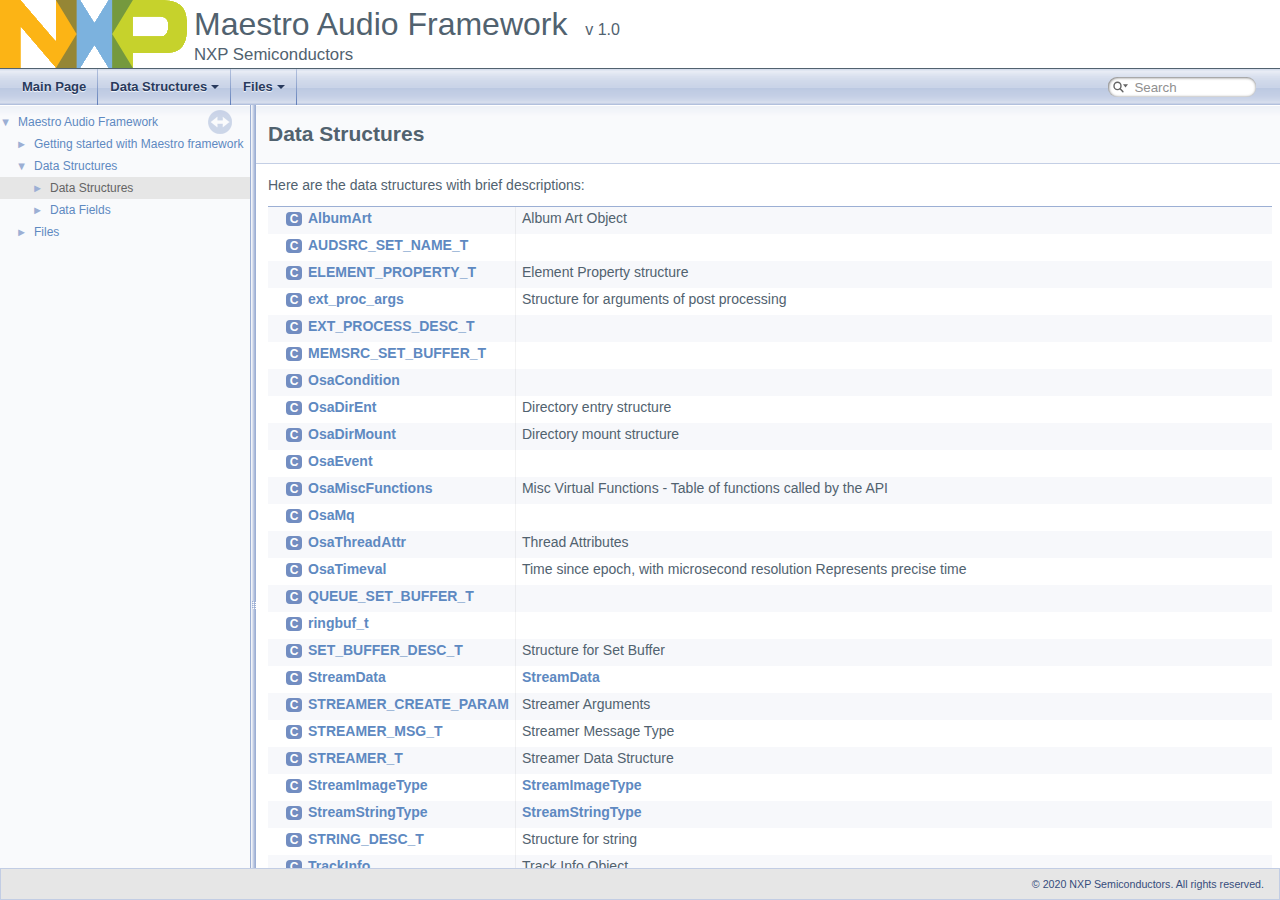
<file: maestro/docs/annotated.html>
<!DOCTYPE html PUBLIC "-//W3C//DTD XHTML 1.0 Transitional//EN" "https://www.w3.org/TR/xhtml1/DTD/xhtml1-transitional.dtd">
<html xmlns="http://www.w3.org/1999/xhtml">
<head>
<meta http-equiv="Content-Type" content="text/xhtml;charset=UTF-8"/>
<meta http-equiv="X-UA-Compatible" content="IE=9"/>
<meta name="generator" content="Doxygen 1.9.1"/>
<meta name="viewport" content="width=device-width, initial-scale=1"/>
<title>Maestro Audio Framework: Data Structures</title>
<link href="tabs.css" rel="stylesheet" type="text/css"/>
<script type="text/javascript" src="jquery.js"></script>
<script type="text/javascript" src="dynsections.js"></script>
<link href="navtree.css" rel="stylesheet" type="text/css"/>
<script type="text/javascript" src="resize.js"></script>
<script type="text/javascript" src="navtreedata.js"></script>
<script type="text/javascript" src="navtree.js"></script>
<link href="search/search.css" rel="stylesheet" type="text/css"/>
<script type="text/javascript" src="search/searchdata.js"></script>
<script type="text/javascript" src="search/search.js"></script>
<link href="doxygen.css" rel="stylesheet" type="text/css" />
<link href="customdoxygen.css" rel="stylesheet" type="text/css"/>
</head>
<body>
<div id="top"><!-- do not remove this div, it is closed by doxygen! -->
<div id="titlearea">
<table cellspacing="0" cellpadding="0">
 <tbody>
 <tr style="height: 56px;">
  <td id="projectlogo"><img alt="Logo" src="fs_logo.gif"/></td>
  <td id="projectalign" style="padding-left: 0.5em;">
   <div id="projectname">Maestro Audio Framework
   &#160;<span id="projectnumber">v 1.0</span>
   </div>
   <div id="projectbrief">NXP Semiconductors</div>
  </td>
 </tr>
 </tbody>
</table>
</div>
<!-- end header part -->
<!-- Generated by Doxygen 1.9.1 -->
<script type="text/javascript">
/* @license magnet:?xt=urn:btih:cf05388f2679ee054f2beb29a391d25f4e673ac3&amp;dn=gpl-2.0.txt GPL-v2 */
var searchBox = new SearchBox("searchBox", "search",false,'Search','.html');
/* @license-end */
</script>
<script type="text/javascript" src="menudata.js"></script>
<script type="text/javascript" src="menu.js"></script>
<script type="text/javascript">
/* @license magnet:?xt=urn:btih:cf05388f2679ee054f2beb29a391d25f4e673ac3&amp;dn=gpl-2.0.txt GPL-v2 */
$(function() {
  initMenu('',true,false,'search.php','Search');
  $(document).ready(function() { init_search(); });
});
/* @license-end */</script>
<div id="main-nav"></div>
</div><!-- top -->
<div id="side-nav" class="ui-resizable side-nav-resizable">
  <div id="nav-tree">
    <div id="nav-tree-contents">
      <div id="nav-sync" class="sync"></div>
    </div>
  </div>
  <div id="splitbar" style="-moz-user-select:none;" 
       class="ui-resizable-handle">
  </div>
</div>
<script type="text/javascript">
/* @license magnet:?xt=urn:btih:cf05388f2679ee054f2beb29a391d25f4e673ac3&amp;dn=gpl-2.0.txt GPL-v2 */
$(document).ready(function(){initNavTree('annotated.html',''); initResizable(); });
/* @license-end */
</script>
<div id="doc-content">
<!-- window showing the filter options -->
<div id="MSearchSelectWindow"
     onmouseover="return searchBox.OnSearchSelectShow()"
     onmouseout="return searchBox.OnSearchSelectHide()"
     onkeydown="return searchBox.OnSearchSelectKey(event)">
</div>

<!-- iframe showing the search results (closed by default) -->
<div id="MSearchResultsWindow">
<iframe src="javascript:void(0)" frameborder="0" 
        name="MSearchResults" id="MSearchResults">
</iframe>
</div>

<div class="header">
  <div class="headertitle">
<div class="title">Data Structures</div>  </div>
</div><!--header-->
<div class="contents">
<div class="textblock">Here are the data structures with brief descriptions:</div><div class="directory">
<table class="directory">
<tr id="row_0_" class="even"><td class="entry"><span style="width:16px;display:inline-block;">&#160;</span><span class="icona"><span class="icon">C</span></span><a class="el" href="structAlbumArt.html" target="_self">AlbumArt</a></td><td class="desc">Album Art Object </td></tr>
<tr id="row_1_"><td class="entry"><span style="width:16px;display:inline-block;">&#160;</span><span class="icona"><span class="icon">C</span></span><a class="el" href="structAUDSRC__SET__NAME__T.html" target="_self">AUDSRC_SET_NAME_T</a></td><td class="desc"></td></tr>
<tr id="row_2_" class="even"><td class="entry"><span style="width:16px;display:inline-block;">&#160;</span><span class="icona"><span class="icon">C</span></span><a class="el" href="structELEMENT__PROPERTY__T.html" target="_self">ELEMENT_PROPERTY_T</a></td><td class="desc">Element Property structure </td></tr>
<tr id="row_3_"><td class="entry"><span style="width:16px;display:inline-block;">&#160;</span><span class="icona"><span class="icon">C</span></span><a class="el" href="structext__proc__args.html" target="_self">ext_proc_args</a></td><td class="desc">Structure for arguments of post processing </td></tr>
<tr id="row_4_" class="even"><td class="entry"><span style="width:16px;display:inline-block;">&#160;</span><span class="icona"><span class="icon">C</span></span><a class="el" href="structEXT__PROCESS__DESC__T.html" target="_self">EXT_PROCESS_DESC_T</a></td><td class="desc"></td></tr>
<tr id="row_5_"><td class="entry"><span style="width:16px;display:inline-block;">&#160;</span><span class="icona"><span class="icon">C</span></span><a class="el" href="structMEMSRC__SET__BUFFER__T.html" target="_self">MEMSRC_SET_BUFFER_T</a></td><td class="desc"></td></tr>
<tr id="row_6_" class="even"><td class="entry"><span style="width:16px;display:inline-block;">&#160;</span><span class="icona"><span class="icon">C</span></span><a class="el" href="structOsaCondition.html" target="_self">OsaCondition</a></td><td class="desc"></td></tr>
<tr id="row_7_"><td class="entry"><span style="width:16px;display:inline-block;">&#160;</span><span class="icona"><span class="icon">C</span></span><a class="el" href="structOsaDirEnt.html" target="_self">OsaDirEnt</a></td><td class="desc">Directory entry structure </td></tr>
<tr id="row_8_" class="even"><td class="entry"><span style="width:16px;display:inline-block;">&#160;</span><span class="icona"><span class="icon">C</span></span><a class="el" href="structOsaDirMount.html" target="_self">OsaDirMount</a></td><td class="desc">Directory mount structure </td></tr>
<tr id="row_9_"><td class="entry"><span style="width:16px;display:inline-block;">&#160;</span><span class="icona"><span class="icon">C</span></span><a class="el" href="structOsaEvent.html" target="_self">OsaEvent</a></td><td class="desc"></td></tr>
<tr id="row_10_" class="even"><td class="entry"><span style="width:16px;display:inline-block;">&#160;</span><span class="icona"><span class="icon">C</span></span><a class="el" href="structOsaMiscFunctions.html" target="_self">OsaMiscFunctions</a></td><td class="desc">Misc Virtual Functions - Table of functions called by the API </td></tr>
<tr id="row_11_"><td class="entry"><span style="width:16px;display:inline-block;">&#160;</span><span class="icona"><span class="icon">C</span></span><a class="el" href="structOsaMq.html" target="_self">OsaMq</a></td><td class="desc"></td></tr>
<tr id="row_12_" class="even"><td class="entry"><span style="width:16px;display:inline-block;">&#160;</span><span class="icona"><span class="icon">C</span></span><a class="el" href="structOsaThreadAttr.html" target="_self">OsaThreadAttr</a></td><td class="desc">Thread Attributes </td></tr>
<tr id="row_13_"><td class="entry"><span style="width:16px;display:inline-block;">&#160;</span><span class="icona"><span class="icon">C</span></span><a class="el" href="struct__OsaTimeval.html" target="_self">OsaTimeval</a></td><td class="desc">Time since epoch, with microsecond resolution Represents precise time </td></tr>
<tr id="row_14_" class="even"><td class="entry"><span style="width:16px;display:inline-block;">&#160;</span><span class="icona"><span class="icon">C</span></span><a class="el" href="structQUEUE__SET__BUFFER__T.html" target="_self">QUEUE_SET_BUFFER_T</a></td><td class="desc"></td></tr>
<tr id="row_15_"><td class="entry"><span style="width:16px;display:inline-block;">&#160;</span><span class="icona"><span class="icon">C</span></span><a class="el" href="structringbuf.html" target="_self">ringbuf_t</a></td><td class="desc"></td></tr>
<tr id="row_16_" class="even"><td class="entry"><span style="width:16px;display:inline-block;">&#160;</span><span class="icona"><span class="icon">C</span></span><a class="el" href="structSET__BUFFER__DESC__T.html" target="_self">SET_BUFFER_DESC_T</a></td><td class="desc">Structure for Set Buffer </td></tr>
<tr id="row_17_"><td class="entry"><span style="width:16px;display:inline-block;">&#160;</span><span class="icona"><span class="icon">C</span></span><a class="el" href="unionStreamData.html" target="_self">StreamData</a></td><td class="desc"><a class="el" href="unionStreamData.html" title="StreamData.">StreamData</a> </td></tr>
<tr id="row_18_" class="even"><td class="entry"><span style="width:16px;display:inline-block;">&#160;</span><span class="icona"><span class="icon">C</span></span><a class="el" href="structSTREAMER__CREATE__PARAM.html" target="_self">STREAMER_CREATE_PARAM</a></td><td class="desc">Streamer Arguments </td></tr>
<tr id="row_19_"><td class="entry"><span style="width:16px;display:inline-block;">&#160;</span><span class="icona"><span class="icon">C</span></span><a class="el" href="structSTREAMER__MSG__T.html" target="_self">STREAMER_MSG_T</a></td><td class="desc">Streamer Message Type </td></tr>
<tr id="row_20_" class="even"><td class="entry"><span style="width:16px;display:inline-block;">&#160;</span><span class="icona"><span class="icon">C</span></span><a class="el" href="structSTREAMER__T.html" target="_self">STREAMER_T</a></td><td class="desc">Streamer Data Structure </td></tr>
<tr id="row_21_"><td class="entry"><span style="width:16px;display:inline-block;">&#160;</span><span class="icona"><span class="icon">C</span></span><a class="el" href="structStreamImageType.html" target="_self">StreamImageType</a></td><td class="desc"><a class="el" href="structStreamImageType.html" title="StreamImageType.">StreamImageType</a> </td></tr>
<tr id="row_22_" class="even"><td class="entry"><span style="width:16px;display:inline-block;">&#160;</span><span class="icona"><span class="icon">C</span></span><a class="el" href="structStreamStringType.html" target="_self">StreamStringType</a></td><td class="desc"><a class="el" href="structStreamStringType.html" title="StreamStringType.">StreamStringType</a> </td></tr>
<tr id="row_23_"><td class="entry"><span style="width:16px;display:inline-block;">&#160;</span><span class="icona"><span class="icon">C</span></span><a class="el" href="structSTRING__DESC__T.html" target="_self">STRING_DESC_T</a></td><td class="desc">Structure for string </td></tr>
<tr id="row_24_" class="even"><td class="entry"><span style="width:16px;display:inline-block;">&#160;</span><span class="icona"><span class="icon">C</span></span><a class="el" href="structTrackInfo.html" target="_self">TrackInfo</a></td><td class="desc">Track Info Object </td></tr>
<tr id="row_25_"><td class="entry"><span style="width:16px;display:inline-block;">&#160;</span><span class="icona"><span class="icon">C</span></span><a class="el" href="structVector.html" target="_self">Vector</a></td><td class="desc"></td></tr>
<tr id="row_26_" class="even"><td class="entry"><span style="width:16px;display:inline-block;">&#160;</span><span class="icona"><span class="icon">C</span></span><a class="el" href="structVectorIter.html" target="_self">VectorIter</a></td><td class="desc"></td></tr>
</table>
</div><!-- directory -->
</div><!-- contents -->
</div><!-- doc-content -->
<!-- HTML footer for doxygen 1.8.5-->
<!-- start footer part -->
<div id="nav-path" class="navpath"><!-- id is needed for treeview function! -->
  <ul class="foot">
    <li class="footer">&copy; 2020 NXP Semiconductors. All rights reserved.
    </li>
  </ul>
</div>
</body>
</html>
</file>
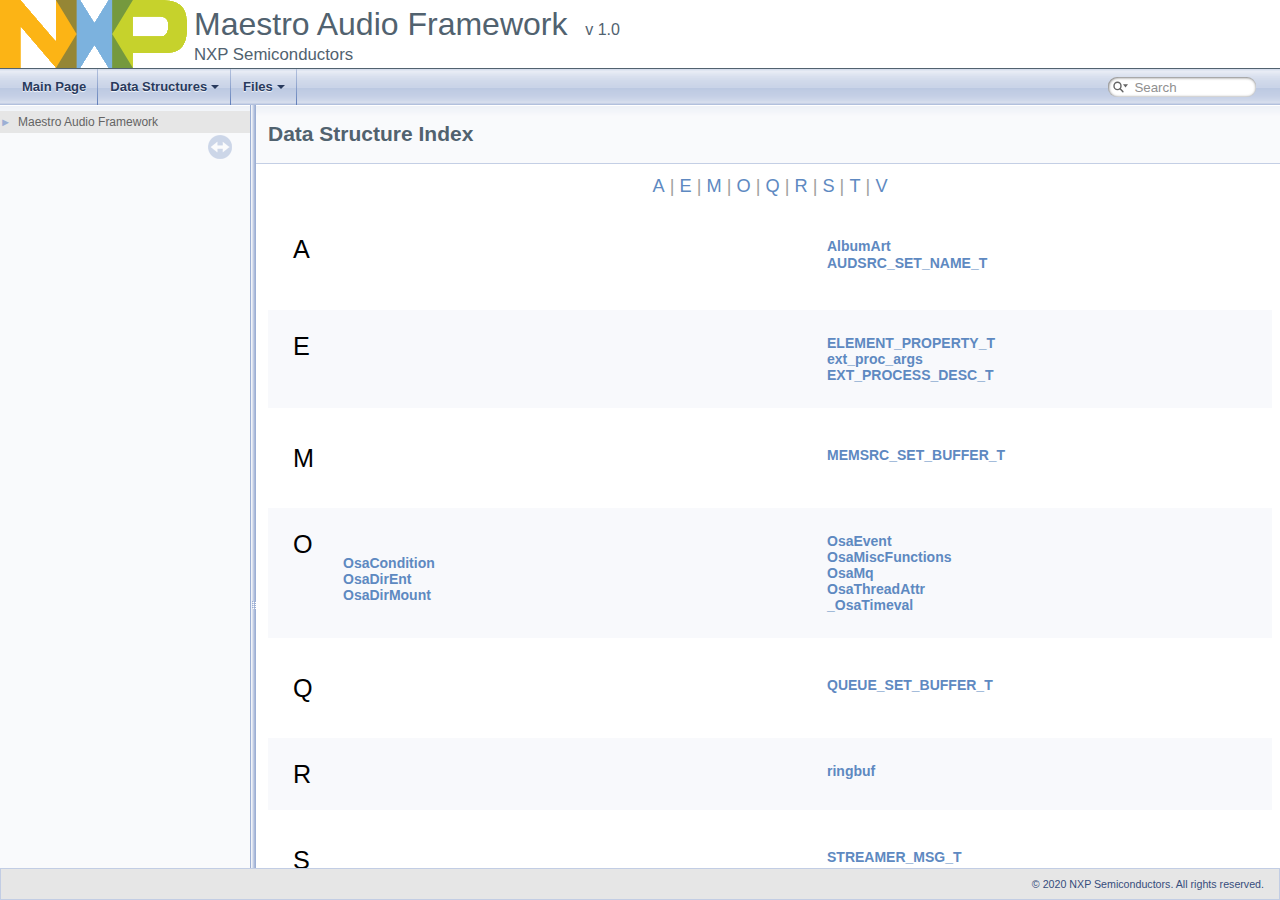
<file: maestro/docs/classes.html>
<!DOCTYPE html PUBLIC "-//W3C//DTD XHTML 1.0 Transitional//EN" "https://www.w3.org/TR/xhtml1/DTD/xhtml1-transitional.dtd">
<html xmlns="http://www.w3.org/1999/xhtml">
<head>
<meta http-equiv="Content-Type" content="text/xhtml;charset=UTF-8"/>
<meta http-equiv="X-UA-Compatible" content="IE=9"/>
<meta name="generator" content="Doxygen 1.9.1"/>
<meta name="viewport" content="width=device-width, initial-scale=1"/>
<title>Maestro Audio Framework: Data Structure Index</title>
<link href="tabs.css" rel="stylesheet" type="text/css"/>
<script type="text/javascript" src="jquery.js"></script>
<script type="text/javascript" src="dynsections.js"></script>
<link href="navtree.css" rel="stylesheet" type="text/css"/>
<script type="text/javascript" src="resize.js"></script>
<script type="text/javascript" src="navtreedata.js"></script>
<script type="text/javascript" src="navtree.js"></script>
<link href="search/search.css" rel="stylesheet" type="text/css"/>
<script type="text/javascript" src="search/searchdata.js"></script>
<script type="text/javascript" src="search/search.js"></script>
<link href="doxygen.css" rel="stylesheet" type="text/css" />
<link href="customdoxygen.css" rel="stylesheet" type="text/css"/>
</head>
<body>
<div id="top"><!-- do not remove this div, it is closed by doxygen! -->
<div id="titlearea">
<table cellspacing="0" cellpadding="0">
 <tbody>
 <tr style="height: 56px;">
  <td id="projectlogo"><img alt="Logo" src="fs_logo.gif"/></td>
  <td id="projectalign" style="padding-left: 0.5em;">
   <div id="projectname">Maestro Audio Framework
   &#160;<span id="projectnumber">v 1.0</span>
   </div>
   <div id="projectbrief">NXP Semiconductors</div>
  </td>
 </tr>
 </tbody>
</table>
</div>
<!-- end header part -->
<!-- Generated by Doxygen 1.9.1 -->
<script type="text/javascript">
/* @license magnet:?xt=urn:btih:cf05388f2679ee054f2beb29a391d25f4e673ac3&amp;dn=gpl-2.0.txt GPL-v2 */
var searchBox = new SearchBox("searchBox", "search",false,'Search','.html');
/* @license-end */
</script>
<script type="text/javascript" src="menudata.js"></script>
<script type="text/javascript" src="menu.js"></script>
<script type="text/javascript">
/* @license magnet:?xt=urn:btih:cf05388f2679ee054f2beb29a391d25f4e673ac3&amp;dn=gpl-2.0.txt GPL-v2 */
$(function() {
  initMenu('',true,false,'search.php','Search');
  $(document).ready(function() { init_search(); });
});
/* @license-end */</script>
<div id="main-nav"></div>
</div><!-- top -->
<div id="side-nav" class="ui-resizable side-nav-resizable">
  <div id="nav-tree">
    <div id="nav-tree-contents">
      <div id="nav-sync" class="sync"></div>
    </div>
  </div>
  <div id="splitbar" style="-moz-user-select:none;" 
       class="ui-resizable-handle">
  </div>
</div>
<script type="text/javascript">
/* @license magnet:?xt=urn:btih:cf05388f2679ee054f2beb29a391d25f4e673ac3&amp;dn=gpl-2.0.txt GPL-v2 */
$(document).ready(function(){initNavTree('classes.html',''); initResizable(); });
/* @license-end */
</script>
<div id="doc-content">
<!-- window showing the filter options -->
<div id="MSearchSelectWindow"
     onmouseover="return searchBox.OnSearchSelectShow()"
     onmouseout="return searchBox.OnSearchSelectHide()"
     onkeydown="return searchBox.OnSearchSelectKey(event)">
</div>

<!-- iframe showing the search results (closed by default) -->
<div id="MSearchResultsWindow">
<iframe src="javascript:void(0)" frameborder="0" 
        name="MSearchResults" id="MSearchResults">
</iframe>
</div>

<div class="header">
  <div class="headertitle">
<div class="title">Data Structure Index</div>  </div>
</div><!--header-->
<div class="contents">
<div class="qindex"><a class="qindex" href="#letter_A">A</a>&#160;|&#160;<a class="qindex" href="#letter_E">E</a>&#160;|&#160;<a class="qindex" href="#letter_M">M</a>&#160;|&#160;<a class="qindex" href="#letter_O">O</a>&#160;|&#160;<a class="qindex" href="#letter_Q">Q</a>&#160;|&#160;<a class="qindex" href="#letter_R">R</a>&#160;|&#160;<a class="qindex" href="#letter_S">S</a>&#160;|&#160;<a class="qindex" href="#letter_T">T</a>&#160;|&#160;<a class="qindex" href="#letter_V">V</a></div>
<div class="classindex">
<dl class="classindex even">
<dt class="alphachar"><a name="letter_A">A</a></dt>
<dd><a class="el" href="structAlbumArt.html">AlbumArt</a></dd><dd><a class="el" href="structAUDSRC__SET__NAME__T.html">AUDSRC_SET_NAME_T</a></dd></dl>
<dl class="classindex odd">
<dt class="alphachar"><a name="letter_E">E</a></dt>
<dd><a class="el" href="structELEMENT__PROPERTY__T.html">ELEMENT_PROPERTY_T</a></dd><dd><a class="el" href="structext__proc__args.html">ext_proc_args</a></dd><dd><a class="el" href="structEXT__PROCESS__DESC__T.html">EXT_PROCESS_DESC_T</a></dd></dl>
<dl class="classindex even">
<dt class="alphachar"><a name="letter_M">M</a></dt>
<dd><a class="el" href="structMEMSRC__SET__BUFFER__T.html">MEMSRC_SET_BUFFER_T</a></dd></dl>
<dl class="classindex odd">
<dt class="alphachar"><a name="letter_O">O</a></dt>
<dd><a class="el" href="structOsaCondition.html">OsaCondition</a></dd><dd><a class="el" href="structOsaDirEnt.html">OsaDirEnt</a></dd><dd><a class="el" href="structOsaDirMount.html">OsaDirMount</a></dd><dd><a class="el" href="structOsaEvent.html">OsaEvent</a></dd><dd><a class="el" href="structOsaMiscFunctions.html">OsaMiscFunctions</a></dd><dd><a class="el" href="structOsaMq.html">OsaMq</a></dd><dd><a class="el" href="structOsaThreadAttr.html">OsaThreadAttr</a></dd><dd><a class="el" href="struct__OsaTimeval.html">_OsaTimeval</a></dd></dl>
<dl class="classindex even">
<dt class="alphachar"><a name="letter_Q">Q</a></dt>
<dd><a class="el" href="structQUEUE__SET__BUFFER__T.html">QUEUE_SET_BUFFER_T</a></dd></dl>
<dl class="classindex odd">
<dt class="alphachar"><a name="letter_R">R</a></dt>
<dd><a class="el" href="structringbuf.html">ringbuf</a></dd></dl>
<dl class="classindex even">
<dt class="alphachar"><a name="letter_S">S</a></dt>
<dd><a class="el" href="structSET__BUFFER__DESC__T.html">SET_BUFFER_DESC_T</a></dd><dd><a class="el" href="unionStreamData.html">StreamData</a></dd><dd><a class="el" href="structSTREAMER__CREATE__PARAM.html">STREAMER_CREATE_PARAM</a></dd><dd><a class="el" href="structSTREAMER__MSG__T.html">STREAMER_MSG_T</a></dd><dd><a class="el" href="structSTREAMER__T.html">STREAMER_T</a></dd><dd><a class="el" href="structStreamImageType.html">StreamImageType</a></dd><dd><a class="el" href="structStreamStringType.html">StreamStringType</a></dd><dd><a class="el" href="structSTRING__DESC__T.html">STRING_DESC_T</a></dd></dl>
<dl class="classindex odd">
<dt class="alphachar"><a name="letter_T">T</a></dt>
<dd><a class="el" href="structTrackInfo.html">TrackInfo</a></dd></dl>
<dl class="classindex even">
<dt class="alphachar"><a name="letter_V">V</a></dt>
<dd><a class="el" href="structVector.html">Vector</a></dd><dd><a class="el" href="structVectorIter.html">VectorIter</a></dd></dl>
</div>
</div><!-- contents -->
</div><!-- doc-content -->
<!-- HTML footer for doxygen 1.8.5-->
<!-- start footer part -->
<div id="nav-path" class="navpath"><!-- id is needed for treeview function! -->
  <ul class="foot">
    <li class="footer">&copy; 2020 NXP Semiconductors. All rights reserved.
    </li>
  </ul>
</div>
</body>
</html>
</file>
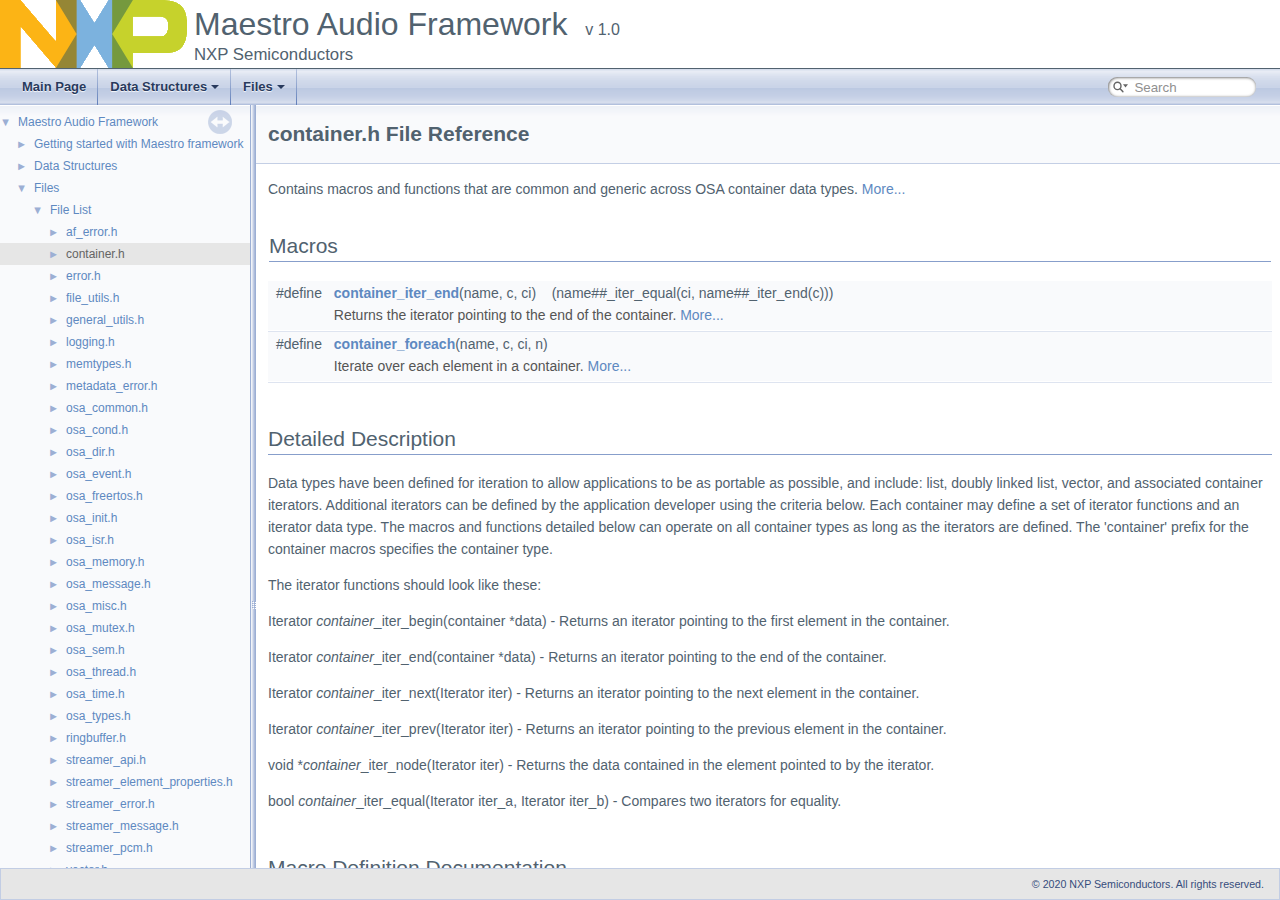
<file: maestro/docs/container_8h.html>
<!DOCTYPE html PUBLIC "-//W3C//DTD XHTML 1.0 Transitional//EN" "https://www.w3.org/TR/xhtml1/DTD/xhtml1-transitional.dtd">
<html xmlns="http://www.w3.org/1999/xhtml">
<head>
<meta http-equiv="Content-Type" content="text/xhtml;charset=UTF-8"/>
<meta http-equiv="X-UA-Compatible" content="IE=9"/>
<meta name="generator" content="Doxygen 1.9.1"/>
<meta name="viewport" content="width=device-width, initial-scale=1"/>
<title>Maestro Audio Framework: container.h File Reference</title>
<link href="tabs.css" rel="stylesheet" type="text/css"/>
<script type="text/javascript" src="jquery.js"></script>
<script type="text/javascript" src="dynsections.js"></script>
<link href="navtree.css" rel="stylesheet" type="text/css"/>
<script type="text/javascript" src="resize.js"></script>
<script type="text/javascript" src="navtreedata.js"></script>
<script type="text/javascript" src="navtree.js"></script>
<link href="search/search.css" rel="stylesheet" type="text/css"/>
<script type="text/javascript" src="search/searchdata.js"></script>
<script type="text/javascript" src="search/search.js"></script>
<link href="doxygen.css" rel="stylesheet" type="text/css" />
<link href="customdoxygen.css" rel="stylesheet" type="text/css"/>
</head>
<body>
<div id="top"><!-- do not remove this div, it is closed by doxygen! -->
<div id="titlearea">
<table cellspacing="0" cellpadding="0">
 <tbody>
 <tr style="height: 56px;">
  <td id="projectlogo"><img alt="Logo" src="fs_logo.gif"/></td>
  <td id="projectalign" style="padding-left: 0.5em;">
   <div id="projectname">Maestro Audio Framework
   &#160;<span id="projectnumber">v 1.0</span>
   </div>
   <div id="projectbrief">NXP Semiconductors</div>
  </td>
 </tr>
 </tbody>
</table>
</div>
<!-- end header part -->
<!-- Generated by Doxygen 1.9.1 -->
<script type="text/javascript">
/* @license magnet:?xt=urn:btih:cf05388f2679ee054f2beb29a391d25f4e673ac3&amp;dn=gpl-2.0.txt GPL-v2 */
var searchBox = new SearchBox("searchBox", "search",false,'Search','.html');
/* @license-end */
</script>
<script type="text/javascript" src="menudata.js"></script>
<script type="text/javascript" src="menu.js"></script>
<script type="text/javascript">
/* @license magnet:?xt=urn:btih:cf05388f2679ee054f2beb29a391d25f4e673ac3&amp;dn=gpl-2.0.txt GPL-v2 */
$(function() {
  initMenu('',true,false,'search.php','Search');
  $(document).ready(function() { init_search(); });
});
/* @license-end */</script>
<div id="main-nav"></div>
</div><!-- top -->
<div id="side-nav" class="ui-resizable side-nav-resizable">
  <div id="nav-tree">
    <div id="nav-tree-contents">
      <div id="nav-sync" class="sync"></div>
    </div>
  </div>
  <div id="splitbar" style="-moz-user-select:none;" 
       class="ui-resizable-handle">
  </div>
</div>
<script type="text/javascript">
/* @license magnet:?xt=urn:btih:cf05388f2679ee054f2beb29a391d25f4e673ac3&amp;dn=gpl-2.0.txt GPL-v2 */
$(document).ready(function(){initNavTree('container_8h.html',''); initResizable(); });
/* @license-end */
</script>
<div id="doc-content">
<!-- window showing the filter options -->
<div id="MSearchSelectWindow"
     onmouseover="return searchBox.OnSearchSelectShow()"
     onmouseout="return searchBox.OnSearchSelectHide()"
     onkeydown="return searchBox.OnSearchSelectKey(event)">
</div>

<!-- iframe showing the search results (closed by default) -->
<div id="MSearchResultsWindow">
<iframe src="javascript:void(0)" frameborder="0" 
        name="MSearchResults" id="MSearchResults">
</iframe>
</div>

<div class="header">
  <div class="headertitle">
<div class="title">container.h File Reference</div>  </div>
</div><!--header-->
<div class="contents">

<p>Contains macros and functions that are common and generic across OSA container data types.  
<a href="#details">More...</a></p>
<table class="memberdecls">
<tr class="heading"><td colspan="2"><h2 class="groupheader"><a name="define-members"></a>
Macros</h2></td></tr>
<tr><td colspan="2"><div class="groupHeader"></div></td></tr>
<tr class="memitem:a211af6858ad993c5518eccdccc7d004f"><td class="memItemLeft" align="right" valign="top">#define&#160;</td><td class="memItemRight" valign="bottom"><a class="el" href="container_8h.html#a211af6858ad993c5518eccdccc7d004f">container_iter_end</a>(name,  c,  ci)&#160;&#160;&#160;    (name##_iter_equal(ci, name##_iter_end(c)))</td></tr>
<tr class="memdesc:a211af6858ad993c5518eccdccc7d004f"><td class="mdescLeft">&#160;</td><td class="mdescRight">Returns the iterator pointing to the end of the container.  <a href="container_8h.html#a211af6858ad993c5518eccdccc7d004f">More...</a><br /></td></tr>
<tr class="separator:a211af6858ad993c5518eccdccc7d004f"><td class="memSeparator" colspan="2">&#160;</td></tr>
<tr class="memitem:aaa1d226ee082d20bd5dd25abf68bdd37"><td class="memItemLeft" align="right" valign="top">#define&#160;</td><td class="memItemRight" valign="bottom"><a class="el" href="container_8h.html#aaa1d226ee082d20bd5dd25abf68bdd37">container_foreach</a>(name,  c,  ci,  n)</td></tr>
<tr class="memdesc:aaa1d226ee082d20bd5dd25abf68bdd37"><td class="mdescLeft">&#160;</td><td class="mdescRight">Iterate over each element in a container.  <a href="container_8h.html#aaa1d226ee082d20bd5dd25abf68bdd37">More...</a><br /></td></tr>
<tr class="separator:aaa1d226ee082d20bd5dd25abf68bdd37"><td class="memSeparator" colspan="2">&#160;</td></tr>
</table>
<a name="details" id="details"></a><h2 class="groupheader">Detailed Description</h2>
<div class="textblock"><p>Data types have been defined for iteration to allow applications to be as portable as possible, and include: list, doubly linked list, vector, and associated container iterators. Additional iterators can be defined by the application developer using the criteria below. Each container may define a set of iterator functions and an iterator data type. The macros and functions detailed below can operate on all container types as long as the iterators are defined. The 'container' prefix for the container macros specifies the container type.</p>
<p>The iterator functions should look like these:</p>
<p>Iterator <em>container</em>_iter_begin(container *data) - Returns an iterator pointing to the first element in the container.</p>
<p>Iterator <em>container</em>_iter_end(container *data) - Returns an iterator pointing to the end of the container.</p>
<p>Iterator <em>container</em>_iter_next(Iterator iter) - Returns an iterator pointing to the next element in the container.</p>
<p>Iterator <em>container</em>_iter_prev(Iterator iter) - Returns an iterator pointing to the previous element in the container.</p>
<p>void *<em>container</em>_iter_node(Iterator iter) - Returns the data contained in the element pointed to by the iterator.</p>
<p>bool <em>container</em>_iter_equal(Iterator iter_a, Iterator iter_b) - Compares two iterators for equality. </p>
</div><h2 class="groupheader">Macro Definition Documentation</h2>
<a id="a211af6858ad993c5518eccdccc7d004f"></a>
<h2 class="memtitle"><span class="permalink"><a href="#a211af6858ad993c5518eccdccc7d004f">&#9670;&nbsp;</a></span>container_iter_end</h2>

<div class="memitem">
<div class="memproto">
      <table class="memname">
        <tr>
          <td class="memname">#define container_iter_end</td>
          <td>(</td>
          <td class="paramtype">&#160;</td>
          <td class="paramname">name, </td>
        </tr>
        <tr>
          <td class="paramkey"></td>
          <td></td>
          <td class="paramtype">&#160;</td>
          <td class="paramname">c, </td>
        </tr>
        <tr>
          <td class="paramkey"></td>
          <td></td>
          <td class="paramtype">&#160;</td>
          <td class="paramname">ci&#160;</td>
        </tr>
        <tr>
          <td></td>
          <td>)</td>
          <td></td><td>&#160;&#160;&#160;    (name##_iter_equal(ci, name##_iter_end(c)))</td>
        </tr>
      </table>
</div><div class="memdoc">
<dl class="params"><dt>Parameters</dt><dd>
  <table class="params">
    <tr><td class="paramname">name</td><td>prefix of the container (eg: list) </td></tr>
    <tr><td class="paramname">c</td><td>pointer to container data (eg: List*) </td></tr>
    <tr><td class="paramname">ci</td><td>container iterator (eg: ListIter) </td></tr>
  </table>
  </dd>
</dl>

</div>
</div>
<a id="aaa1d226ee082d20bd5dd25abf68bdd37"></a>
<h2 class="memtitle"><span class="permalink"><a href="#aaa1d226ee082d20bd5dd25abf68bdd37">&#9670;&nbsp;</a></span>container_foreach</h2>

<div class="memitem">
<div class="memproto">
      <table class="memname">
        <tr>
          <td class="memname">#define container_foreach</td>
          <td>(</td>
          <td class="paramtype">&#160;</td>
          <td class="paramname">name, </td>
        </tr>
        <tr>
          <td class="paramkey"></td>
          <td></td>
          <td class="paramtype">&#160;</td>
          <td class="paramname">c, </td>
        </tr>
        <tr>
          <td class="paramkey"></td>
          <td></td>
          <td class="paramtype">&#160;</td>
          <td class="paramname">ci, </td>
        </tr>
        <tr>
          <td class="paramkey"></td>
          <td></td>
          <td class="paramtype">&#160;</td>
          <td class="paramname">n&#160;</td>
        </tr>
        <tr>
          <td></td>
          <td>)</td>
          <td></td><td></td>
        </tr>
      </table>
</div><div class="memdoc">
<b>Value:</b><div class="fragment"><div class="line">    <span class="keywordflow">for</span> (ci = name##_iter_begin(c); \</div>
<div class="line">         (!<a class="code" href="container_8h.html#a211af6858ad993c5518eccdccc7d004f">container_iter_end</a>(name, c, ci) &amp;&amp; \</div>
<div class="line">         ((n = name##_iter_node(ci)), 1)); \</div>
<div class="line">         ci = name##_iter_next(ci))</div>
<div class="ttc" id="acontainer_8h_html_a211af6858ad993c5518eccdccc7d004f"><div class="ttname"><a href="container_8h.html#a211af6858ad993c5518eccdccc7d004f">container_iter_end</a></div><div class="ttdeci">#define container_iter_end(name, c, ci)</div><div class="ttdoc">Returns the iterator pointing to the end of the container.</div><div class="ttdef"><b>Definition:</b> container.h:61</div></div>
</div><!-- fragment --><dl class="params"><dt>Parameters</dt><dd>
  <table class="params">
    <tr><td class="paramname">name</td><td>prefix of the container (eg: list) </td></tr>
    <tr><td class="paramname">c</td><td>pointer to container data (eg: List*) </td></tr>
    <tr><td class="paramname">ci</td><td>container iterator (eg: ListIter) </td></tr>
    <tr><td class="paramname">n</td><td>Output storing the data inside the container.</td></tr>
  </table>
  </dd>
</dl>
<p>Note the ', 1' hack in the test condition: this is done so that it always returns true. This allows the _iter_end() test to be the only one used to break out, and it will disallow out-of-bounds memory access by doing it first with the &amp;&amp;. </p>

</div>
</div>
</div><!-- contents -->
</div><!-- doc-content -->
<!-- HTML footer for doxygen 1.8.5-->
<!-- start footer part -->
<div id="nav-path" class="navpath"><!-- id is needed for treeview function! -->
  <ul class="foot">
    <li class="footer">&copy; 2020 NXP Semiconductors. All rights reserved.
    </li>
  </ul>
</div>
</body>
</html>
</file>
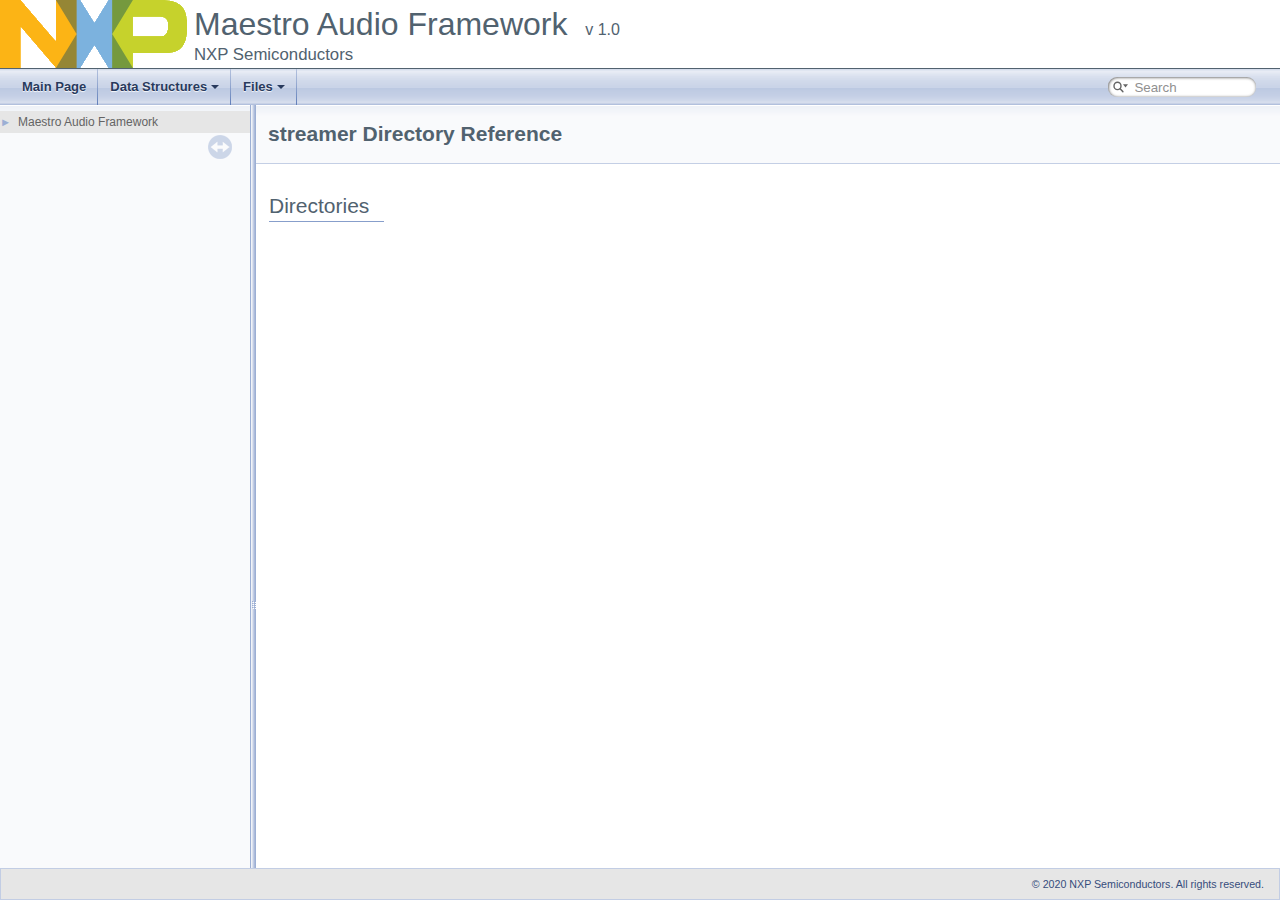
<file: maestro/docs/dir_bf14883e86cd277860239a84004d696e.html>
<!DOCTYPE html PUBLIC "-//W3C//DTD XHTML 1.0 Transitional//EN" "https://www.w3.org/TR/xhtml1/DTD/xhtml1-transitional.dtd">
<html xmlns="http://www.w3.org/1999/xhtml">
<head>
<meta http-equiv="Content-Type" content="text/xhtml;charset=UTF-8"/>
<meta http-equiv="X-UA-Compatible" content="IE=9"/>
<meta name="generator" content="Doxygen 1.9.1"/>
<meta name="viewport" content="width=device-width, initial-scale=1"/>
<title>Maestro Audio Framework: streamer Directory Reference</title>
<link href="tabs.css" rel="stylesheet" type="text/css"/>
<script type="text/javascript" src="jquery.js"></script>
<script type="text/javascript" src="dynsections.js"></script>
<link href="navtree.css" rel="stylesheet" type="text/css"/>
<script type="text/javascript" src="resize.js"></script>
<script type="text/javascript" src="navtreedata.js"></script>
<script type="text/javascript" src="navtree.js"></script>
<link href="search/search.css" rel="stylesheet" type="text/css"/>
<script type="text/javascript" src="search/searchdata.js"></script>
<script type="text/javascript" src="search/search.js"></script>
<link href="doxygen.css" rel="stylesheet" type="text/css" />
<link href="customdoxygen.css" rel="stylesheet" type="text/css"/>
</head>
<body>
<div id="top"><!-- do not remove this div, it is closed by doxygen! -->
<div id="titlearea">
<table cellspacing="0" cellpadding="0">
 <tbody>
 <tr style="height: 56px;">
  <td id="projectlogo"><img alt="Logo" src="fs_logo.gif"/></td>
  <td id="projectalign" style="padding-left: 0.5em;">
   <div id="projectname">Maestro Audio Framework
   &#160;<span id="projectnumber">v 1.0</span>
   </div>
   <div id="projectbrief">NXP Semiconductors</div>
  </td>
 </tr>
 </tbody>
</table>
</div>
<!-- end header part -->
<!-- Generated by Doxygen 1.9.1 -->
<script type="text/javascript">
/* @license magnet:?xt=urn:btih:cf05388f2679ee054f2beb29a391d25f4e673ac3&amp;dn=gpl-2.0.txt GPL-v2 */
var searchBox = new SearchBox("searchBox", "search",false,'Search','.html');
/* @license-end */
</script>
<script type="text/javascript" src="menudata.js"></script>
<script type="text/javascript" src="menu.js"></script>
<script type="text/javascript">
/* @license magnet:?xt=urn:btih:cf05388f2679ee054f2beb29a391d25f4e673ac3&amp;dn=gpl-2.0.txt GPL-v2 */
$(function() {
  initMenu('',true,false,'search.php','Search');
  $(document).ready(function() { init_search(); });
});
/* @license-end */</script>
<div id="main-nav"></div>
</div><!-- top -->
<div id="side-nav" class="ui-resizable side-nav-resizable">
  <div id="nav-tree">
    <div id="nav-tree-contents">
      <div id="nav-sync" class="sync"></div>
    </div>
  </div>
  <div id="splitbar" style="-moz-user-select:none;" 
       class="ui-resizable-handle">
  </div>
</div>
<script type="text/javascript">
/* @license magnet:?xt=urn:btih:cf05388f2679ee054f2beb29a391d25f4e673ac3&amp;dn=gpl-2.0.txt GPL-v2 */
$(document).ready(function(){initNavTree('dir_bf14883e86cd277860239a84004d696e.html',''); initResizable(); });
/* @license-end */
</script>
<div id="doc-content">
<!-- window showing the filter options -->
<div id="MSearchSelectWindow"
     onmouseover="return searchBox.OnSearchSelectShow()"
     onmouseout="return searchBox.OnSearchSelectHide()"
     onkeydown="return searchBox.OnSearchSelectKey(event)">
</div>

<!-- iframe showing the search results (closed by default) -->
<div id="MSearchResultsWindow">
<iframe src="javascript:void(0)" frameborder="0" 
        name="MSearchResults" id="MSearchResults">
</iframe>
</div>

<div class="header">
  <div class="headertitle">
<div class="title">streamer Directory Reference</div>  </div>
</div><!--header-->
<div class="contents">
<table class="memberdecls">
<tr class="heading"><td colspan="2"><h2 class="groupheader"><a name="subdirs"></a>
Directories</h2></td></tr>
</table>
</div><!-- contents -->
</div><!-- doc-content -->
<!-- HTML footer for doxygen 1.8.5-->
<!-- start footer part -->
<div id="nav-path" class="navpath"><!-- id is needed for treeview function! -->
  <ul class="foot">
    <li class="footer">&copy; 2020 NXP Semiconductors. All rights reserved.
    </li>
  </ul>
</div>
</body>
</html>
</file>
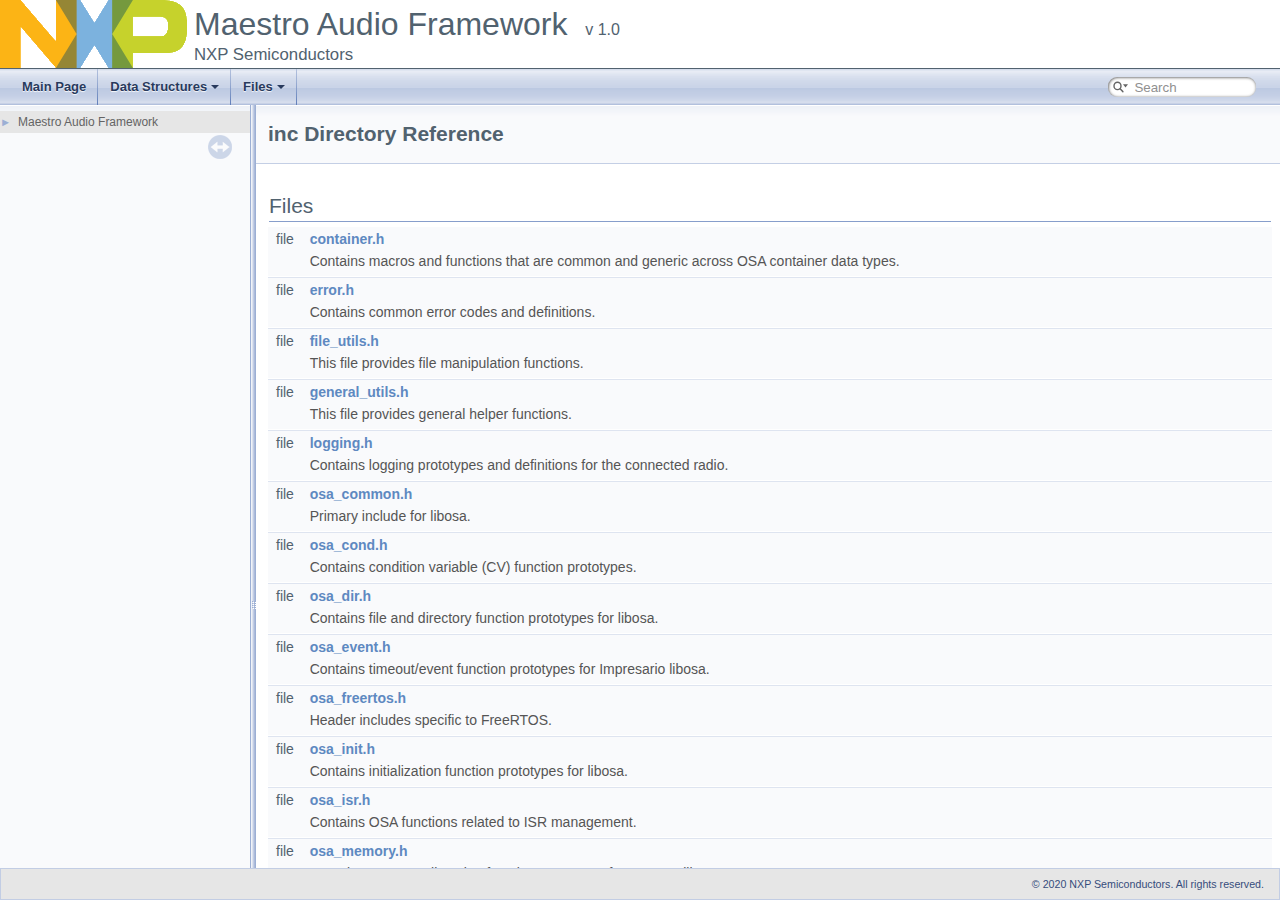
<file: maestro/docs/dir_bfccd401955b95cf8c75461437045ac0.html>
<!DOCTYPE html PUBLIC "-//W3C//DTD XHTML 1.0 Transitional//EN" "https://www.w3.org/TR/xhtml1/DTD/xhtml1-transitional.dtd">
<html xmlns="http://www.w3.org/1999/xhtml">
<head>
<meta http-equiv="Content-Type" content="text/xhtml;charset=UTF-8"/>
<meta http-equiv="X-UA-Compatible" content="IE=9"/>
<meta name="generator" content="Doxygen 1.9.1"/>
<meta name="viewport" content="width=device-width, initial-scale=1"/>
<title>Maestro Audio Framework: inc Directory Reference</title>
<link href="tabs.css" rel="stylesheet" type="text/css"/>
<script type="text/javascript" src="jquery.js"></script>
<script type="text/javascript" src="dynsections.js"></script>
<link href="navtree.css" rel="stylesheet" type="text/css"/>
<script type="text/javascript" src="resize.js"></script>
<script type="text/javascript" src="navtreedata.js"></script>
<script type="text/javascript" src="navtree.js"></script>
<link href="search/search.css" rel="stylesheet" type="text/css"/>
<script type="text/javascript" src="search/searchdata.js"></script>
<script type="text/javascript" src="search/search.js"></script>
<link href="doxygen.css" rel="stylesheet" type="text/css" />
<link href="customdoxygen.css" rel="stylesheet" type="text/css"/>
</head>
<body>
<div id="top"><!-- do not remove this div, it is closed by doxygen! -->
<div id="titlearea">
<table cellspacing="0" cellpadding="0">
 <tbody>
 <tr style="height: 56px;">
  <td id="projectlogo"><img alt="Logo" src="fs_logo.gif"/></td>
  <td id="projectalign" style="padding-left: 0.5em;">
   <div id="projectname">Maestro Audio Framework
   &#160;<span id="projectnumber">v 1.0</span>
   </div>
   <div id="projectbrief">NXP Semiconductors</div>
  </td>
 </tr>
 </tbody>
</table>
</div>
<!-- end header part -->
<!-- Generated by Doxygen 1.9.1 -->
<script type="text/javascript">
/* @license magnet:?xt=urn:btih:cf05388f2679ee054f2beb29a391d25f4e673ac3&amp;dn=gpl-2.0.txt GPL-v2 */
var searchBox = new SearchBox("searchBox", "search",false,'Search','.html');
/* @license-end */
</script>
<script type="text/javascript" src="menudata.js"></script>
<script type="text/javascript" src="menu.js"></script>
<script type="text/javascript">
/* @license magnet:?xt=urn:btih:cf05388f2679ee054f2beb29a391d25f4e673ac3&amp;dn=gpl-2.0.txt GPL-v2 */
$(function() {
  initMenu('',true,false,'search.php','Search');
  $(document).ready(function() { init_search(); });
});
/* @license-end */</script>
<div id="main-nav"></div>
</div><!-- top -->
<div id="side-nav" class="ui-resizable side-nav-resizable">
  <div id="nav-tree">
    <div id="nav-tree-contents">
      <div id="nav-sync" class="sync"></div>
    </div>
  </div>
  <div id="splitbar" style="-moz-user-select:none;" 
       class="ui-resizable-handle">
  </div>
</div>
<script type="text/javascript">
/* @license magnet:?xt=urn:btih:cf05388f2679ee054f2beb29a391d25f4e673ac3&amp;dn=gpl-2.0.txt GPL-v2 */
$(document).ready(function(){initNavTree('dir_bfccd401955b95cf8c75461437045ac0.html',''); initResizable(); });
/* @license-end */
</script>
<div id="doc-content">
<!-- window showing the filter options -->
<div id="MSearchSelectWindow"
     onmouseover="return searchBox.OnSearchSelectShow()"
     onmouseout="return searchBox.OnSearchSelectHide()"
     onkeydown="return searchBox.OnSearchSelectKey(event)">
</div>

<!-- iframe showing the search results (closed by default) -->
<div id="MSearchResultsWindow">
<iframe src="javascript:void(0)" frameborder="0" 
        name="MSearchResults" id="MSearchResults">
</iframe>
</div>

<div class="header">
  <div class="headertitle">
<div class="title">inc Directory Reference</div>  </div>
</div><!--header-->
<div class="contents">
<table class="memberdecls">
<tr class="heading"><td colspan="2"><h2 class="groupheader"><a name="files"></a>
Files</h2></td></tr>
<tr class="memitem:container_8h"><td class="memItemLeft" align="right" valign="top">file &#160;</td><td class="memItemRight" valign="bottom"><a class="el" href="container_8h.html">container.h</a></td></tr>
<tr class="memdesc:container_8h"><td class="mdescLeft">&#160;</td><td class="mdescRight">Contains macros and functions that are common and generic across OSA container data types. <br /></td></tr>
<tr class="separator:"><td class="memSeparator" colspan="2">&#160;</td></tr>
<tr class="memitem:error_8h"><td class="memItemLeft" align="right" valign="top">file &#160;</td><td class="memItemRight" valign="bottom"><a class="el" href="error_8h.html">error.h</a></td></tr>
<tr class="memdesc:error_8h"><td class="mdescLeft">&#160;</td><td class="mdescRight">Contains common error codes and definitions. <br /></td></tr>
<tr class="separator:"><td class="memSeparator" colspan="2">&#160;</td></tr>
<tr class="memitem:file__utils_8h"><td class="memItemLeft" align="right" valign="top">file &#160;</td><td class="memItemRight" valign="bottom"><a class="el" href="file__utils_8h.html">file_utils.h</a></td></tr>
<tr class="memdesc:file__utils_8h"><td class="mdescLeft">&#160;</td><td class="mdescRight">This file provides file manipulation functions. <br /></td></tr>
<tr class="separator:"><td class="memSeparator" colspan="2">&#160;</td></tr>
<tr class="memitem:general__utils_8h"><td class="memItemLeft" align="right" valign="top">file &#160;</td><td class="memItemRight" valign="bottom"><a class="el" href="general__utils_8h.html">general_utils.h</a></td></tr>
<tr class="memdesc:general__utils_8h"><td class="mdescLeft">&#160;</td><td class="mdescRight">This file provides general helper functions. <br /></td></tr>
<tr class="separator:"><td class="memSeparator" colspan="2">&#160;</td></tr>
<tr class="memitem:logging_8h"><td class="memItemLeft" align="right" valign="top">file &#160;</td><td class="memItemRight" valign="bottom"><a class="el" href="logging_8h.html">logging.h</a></td></tr>
<tr class="memdesc:logging_8h"><td class="mdescLeft">&#160;</td><td class="mdescRight">Contains logging prototypes and definitions for the connected radio. <br /></td></tr>
<tr class="separator:"><td class="memSeparator" colspan="2">&#160;</td></tr>
<tr class="memitem:osa__common_8h"><td class="memItemLeft" align="right" valign="top">file &#160;</td><td class="memItemRight" valign="bottom"><a class="el" href="osa__common_8h.html">osa_common.h</a></td></tr>
<tr class="memdesc:osa__common_8h"><td class="mdescLeft">&#160;</td><td class="mdescRight">Primary include for libosa. <br /></td></tr>
<tr class="separator:"><td class="memSeparator" colspan="2">&#160;</td></tr>
<tr class="memitem:osa__cond_8h"><td class="memItemLeft" align="right" valign="top">file &#160;</td><td class="memItemRight" valign="bottom"><a class="el" href="osa__cond_8h.html">osa_cond.h</a></td></tr>
<tr class="memdesc:osa__cond_8h"><td class="mdescLeft">&#160;</td><td class="mdescRight">Contains condition variable (CV) function prototypes. <br /></td></tr>
<tr class="separator:"><td class="memSeparator" colspan="2">&#160;</td></tr>
<tr class="memitem:osa__dir_8h"><td class="memItemLeft" align="right" valign="top">file &#160;</td><td class="memItemRight" valign="bottom"><a class="el" href="osa__dir_8h.html">osa_dir.h</a></td></tr>
<tr class="memdesc:osa__dir_8h"><td class="mdescLeft">&#160;</td><td class="mdescRight">Contains file and directory function prototypes for libosa. <br /></td></tr>
<tr class="separator:"><td class="memSeparator" colspan="2">&#160;</td></tr>
<tr class="memitem:osa__event_8h"><td class="memItemLeft" align="right" valign="top">file &#160;</td><td class="memItemRight" valign="bottom"><a class="el" href="osa__event_8h.html">osa_event.h</a></td></tr>
<tr class="memdesc:osa__event_8h"><td class="mdescLeft">&#160;</td><td class="mdescRight">Contains timeout/event function prototypes for Impresario libosa. <br /></td></tr>
<tr class="separator:"><td class="memSeparator" colspan="2">&#160;</td></tr>
<tr class="memitem:osa__freertos_8h"><td class="memItemLeft" align="right" valign="top">file &#160;</td><td class="memItemRight" valign="bottom"><a class="el" href="osa__freertos_8h.html">osa_freertos.h</a></td></tr>
<tr class="memdesc:osa__freertos_8h"><td class="mdescLeft">&#160;</td><td class="mdescRight">Header includes specific to FreeRTOS. <br /></td></tr>
<tr class="separator:"><td class="memSeparator" colspan="2">&#160;</td></tr>
<tr class="memitem:osa__init_8h"><td class="memItemLeft" align="right" valign="top">file &#160;</td><td class="memItemRight" valign="bottom"><a class="el" href="osa__init_8h.html">osa_init.h</a></td></tr>
<tr class="memdesc:osa__init_8h"><td class="mdescLeft">&#160;</td><td class="mdescRight">Contains initialization function prototypes for libosa. <br /></td></tr>
<tr class="separator:"><td class="memSeparator" colspan="2">&#160;</td></tr>
<tr class="memitem:osa__isr_8h"><td class="memItemLeft" align="right" valign="top">file &#160;</td><td class="memItemRight" valign="bottom"><a class="el" href="osa__isr_8h.html">osa_isr.h</a></td></tr>
<tr class="memdesc:osa__isr_8h"><td class="mdescLeft">&#160;</td><td class="mdescRight">Contains OSA functions related to ISR management. <br /></td></tr>
<tr class="separator:"><td class="memSeparator" colspan="2">&#160;</td></tr>
<tr class="memitem:osa__memory_8h"><td class="memItemLeft" align="right" valign="top">file &#160;</td><td class="memItemRight" valign="bottom"><a class="el" href="osa__memory_8h.html">osa_memory.h</a></td></tr>
<tr class="memdesc:osa__memory_8h"><td class="mdescLeft">&#160;</td><td class="mdescRight">Contains memory allocation function prototypes for Maestro libosa. <br /></td></tr>
<tr class="separator:"><td class="memSeparator" colspan="2">&#160;</td></tr>
<tr class="memitem:osa__message_8h"><td class="memItemLeft" align="right" valign="top">file &#160;</td><td class="memItemRight" valign="bottom"><a class="el" href="osa__message_8h.html">osa_message.h</a></td></tr>
<tr class="memdesc:osa__message_8h"><td class="mdescLeft">&#160;</td><td class="mdescRight">Contains message queue function prototypes for libosa. <br /></td></tr>
<tr class="separator:"><td class="memSeparator" colspan="2">&#160;</td></tr>
<tr class="memitem:osa__misc_8h"><td class="memItemLeft" align="right" valign="top">file &#160;</td><td class="memItemRight" valign="bottom"><a class="el" href="osa__misc_8h.html">osa_misc.h</a></td></tr>
<tr class="memdesc:osa__misc_8h"><td class="mdescLeft">&#160;</td><td class="mdescRight">Contains miscellaneous function prototypes for libosa. <br /></td></tr>
<tr class="separator:"><td class="memSeparator" colspan="2">&#160;</td></tr>
<tr class="memitem:osa__mutex_8h"><td class="memItemLeft" align="right" valign="top">file &#160;</td><td class="memItemRight" valign="bottom"><a class="el" href="osa__mutex_8h.html">osa_mutex.h</a></td></tr>
<tr class="memdesc:osa__mutex_8h"><td class="mdescLeft">&#160;</td><td class="mdescRight">Contains mutex function prototypes for Impresario libosa. <br /></td></tr>
<tr class="separator:"><td class="memSeparator" colspan="2">&#160;</td></tr>
<tr class="memitem:osa__sem_8h"><td class="memItemLeft" align="right" valign="top">file &#160;</td><td class="memItemRight" valign="bottom"><a class="el" href="osa__sem_8h.html">osa_sem.h</a></td></tr>
<tr class="memdesc:osa__sem_8h"><td class="mdescLeft">&#160;</td><td class="mdescRight">Contains semaphore function prototypes for Impresario libosa. <br /></td></tr>
<tr class="separator:"><td class="memSeparator" colspan="2">&#160;</td></tr>
<tr class="memitem:osa__thread_8h"><td class="memItemLeft" align="right" valign="top">file &#160;</td><td class="memItemRight" valign="bottom"><a class="el" href="osa__thread_8h.html">osa_thread.h</a></td></tr>
<tr class="memdesc:osa__thread_8h"><td class="mdescLeft">&#160;</td><td class="mdescRight">Contains thread function prototypes for libosa. <br /></td></tr>
<tr class="separator:"><td class="memSeparator" colspan="2">&#160;</td></tr>
<tr class="memitem:osa__time_8h"><td class="memItemLeft" align="right" valign="top">file &#160;</td><td class="memItemRight" valign="bottom"><a class="el" href="osa__time_8h.html">osa_time.h</a></td></tr>
<tr class="memdesc:osa__time_8h"><td class="mdescLeft">&#160;</td><td class="mdescRight">Contains time function prototypes for libosa. <br /></td></tr>
<tr class="separator:"><td class="memSeparator" colspan="2">&#160;</td></tr>
<tr class="memitem:osa__types_8h"><td class="memItemLeft" align="right" valign="top">file &#160;</td><td class="memItemRight" valign="bottom"><a class="el" href="osa__types_8h.html">osa_types.h</a></td></tr>
<tr class="memdesc:osa__types_8h"><td class="mdescLeft">&#160;</td><td class="mdescRight">Contains base data types for NXP libosa. <br /></td></tr>
<tr class="separator:"><td class="memSeparator" colspan="2">&#160;</td></tr>
<tr class="memitem:ringbuffer_8h"><td class="memItemLeft" align="right" valign="top">file &#160;</td><td class="memItemRight" valign="bottom"><a class="el" href="ringbuffer_8h.html">ringbuffer.h</a></td></tr>
<tr class="memdesc:ringbuffer_8h"><td class="mdescLeft">&#160;</td><td class="mdescRight">Implements a data ringbuffer. <br /></td></tr>
<tr class="separator:"><td class="memSeparator" colspan="2">&#160;</td></tr>
<tr class="memitem:streamer__api_8h"><td class="memItemLeft" align="right" valign="top">file &#160;</td><td class="memItemRight" valign="bottom"><a class="el" href="streamer__api_8h.html">streamer_api.h</a></td></tr>
<tr class="memdesc:streamer__api_8h"><td class="mdescLeft">&#160;</td><td class="mdescRight">Streamer API header. <br /></td></tr>
<tr class="separator:"><td class="memSeparator" colspan="2">&#160;</td></tr>
<tr class="memitem:streamer__element__properties_8h"><td class="memItemLeft" align="right" valign="top">file &#160;</td><td class="memItemRight" valign="bottom"><a class="el" href="streamer__element__properties_8h.html">streamer_element_properties.h</a></td></tr>
<tr class="memdesc:streamer__element__properties_8h"><td class="mdescLeft">&#160;</td><td class="mdescRight">Header for streamer element properties. <br /></td></tr>
<tr class="separator:"><td class="memSeparator" colspan="2">&#160;</td></tr>
<tr class="memitem:streamer__error_8h"><td class="memItemLeft" align="right" valign="top">file &#160;</td><td class="memItemRight" valign="bottom"><a class="el" href="streamer__error_8h.html">streamer_error.h</a></td></tr>
<tr class="memdesc:streamer__error_8h"><td class="mdescLeft">&#160;</td><td class="mdescRight">Contains error and logging definitions for streamer. <br /></td></tr>
<tr class="separator:"><td class="memSeparator" colspan="2">&#160;</td></tr>
<tr class="memitem:streamer__message_8h"><td class="memItemLeft" align="right" valign="top">file &#160;</td><td class="memItemRight" valign="bottom"><a class="el" href="streamer__message_8h.html">streamer_message.h</a></td></tr>
<tr class="memdesc:streamer__message_8h"><td class="mdescLeft">&#160;</td><td class="mdescRight">This file includes definitions for messages used by the Streamer library. <br /></td></tr>
<tr class="separator:"><td class="memSeparator" colspan="2">&#160;</td></tr>
<tr class="memitem:streamer__pcm_8h"><td class="memItemLeft" align="right" valign="top">file &#160;</td><td class="memItemRight" valign="bottom"><a class="el" href="streamer__pcm_8h.html">streamer_pcm.h</a></td></tr>
<tr class="memdesc:streamer__pcm_8h"><td class="mdescLeft">&#160;</td><td class="mdescRight">Streamer PCM API header. <br /></td></tr>
<tr class="separator:"><td class="memSeparator" colspan="2">&#160;</td></tr>
<tr class="memitem:vector_8h"><td class="memItemLeft" align="right" valign="top">file &#160;</td><td class="memItemRight" valign="bottom"><a class="el" href="vector_8h.html">vector.h</a></td></tr>
<tr class="memdesc:vector_8h"><td class="mdescLeft">&#160;</td><td class="mdescRight">vector data type implementation <br /></td></tr>
<tr class="separator:"><td class="memSeparator" colspan="2">&#160;</td></tr>
</table>
</div><!-- contents -->
</div><!-- doc-content -->
<!-- HTML footer for doxygen 1.8.5-->
<!-- start footer part -->
<div id="nav-path" class="navpath"><!-- id is needed for treeview function! -->
  <ul class="foot">
    <li class="footer">&copy; 2020 NXP Semiconductors. All rights reserved.
    </li>
  </ul>
</div>
</body>
</html>
</file>
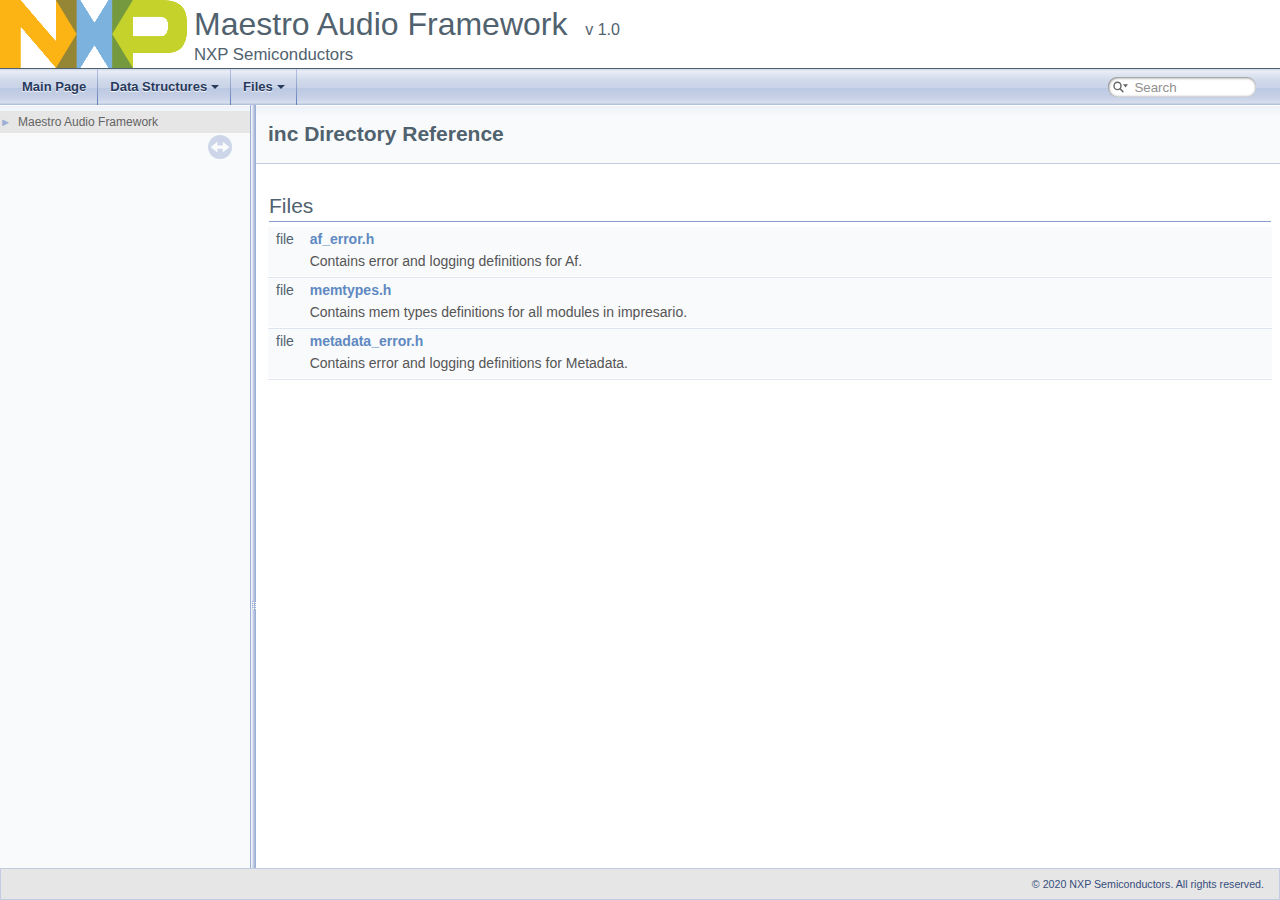
<file: maestro/docs/dir_f7795909d0c19308f8f2c4ec3a701337.html>
<!DOCTYPE html PUBLIC "-//W3C//DTD XHTML 1.0 Transitional//EN" "https://www.w3.org/TR/xhtml1/DTD/xhtml1-transitional.dtd">
<html xmlns="http://www.w3.org/1999/xhtml">
<head>
<meta http-equiv="Content-Type" content="text/xhtml;charset=UTF-8"/>
<meta http-equiv="X-UA-Compatible" content="IE=9"/>
<meta name="generator" content="Doxygen 1.9.1"/>
<meta name="viewport" content="width=device-width, initial-scale=1"/>
<title>Maestro Audio Framework: inc Directory Reference</title>
<link href="tabs.css" rel="stylesheet" type="text/css"/>
<script type="text/javascript" src="jquery.js"></script>
<script type="text/javascript" src="dynsections.js"></script>
<link href="navtree.css" rel="stylesheet" type="text/css"/>
<script type="text/javascript" src="resize.js"></script>
<script type="text/javascript" src="navtreedata.js"></script>
<script type="text/javascript" src="navtree.js"></script>
<link href="search/search.css" rel="stylesheet" type="text/css"/>
<script type="text/javascript" src="search/searchdata.js"></script>
<script type="text/javascript" src="search/search.js"></script>
<link href="doxygen.css" rel="stylesheet" type="text/css" />
<link href="customdoxygen.css" rel="stylesheet" type="text/css"/>
</head>
<body>
<div id="top"><!-- do not remove this div, it is closed by doxygen! -->
<div id="titlearea">
<table cellspacing="0" cellpadding="0">
 <tbody>
 <tr style="height: 56px;">
  <td id="projectlogo"><img alt="Logo" src="fs_logo.gif"/></td>
  <td id="projectalign" style="padding-left: 0.5em;">
   <div id="projectname">Maestro Audio Framework
   &#160;<span id="projectnumber">v 1.0</span>
   </div>
   <div id="projectbrief">NXP Semiconductors</div>
  </td>
 </tr>
 </tbody>
</table>
</div>
<!-- end header part -->
<!-- Generated by Doxygen 1.9.1 -->
<script type="text/javascript">
/* @license magnet:?xt=urn:btih:cf05388f2679ee054f2beb29a391d25f4e673ac3&amp;dn=gpl-2.0.txt GPL-v2 */
var searchBox = new SearchBox("searchBox", "search",false,'Search','.html');
/* @license-end */
</script>
<script type="text/javascript" src="menudata.js"></script>
<script type="text/javascript" src="menu.js"></script>
<script type="text/javascript">
/* @license magnet:?xt=urn:btih:cf05388f2679ee054f2beb29a391d25f4e673ac3&amp;dn=gpl-2.0.txt GPL-v2 */
$(function() {
  initMenu('',true,false,'search.php','Search');
  $(document).ready(function() { init_search(); });
});
/* @license-end */</script>
<div id="main-nav"></div>
</div><!-- top -->
<div id="side-nav" class="ui-resizable side-nav-resizable">
  <div id="nav-tree">
    <div id="nav-tree-contents">
      <div id="nav-sync" class="sync"></div>
    </div>
  </div>
  <div id="splitbar" style="-moz-user-select:none;" 
       class="ui-resizable-handle">
  </div>
</div>
<script type="text/javascript">
/* @license magnet:?xt=urn:btih:cf05388f2679ee054f2beb29a391d25f4e673ac3&amp;dn=gpl-2.0.txt GPL-v2 */
$(document).ready(function(){initNavTree('dir_f7795909d0c19308f8f2c4ec3a701337.html',''); initResizable(); });
/* @license-end */
</script>
<div id="doc-content">
<!-- window showing the filter options -->
<div id="MSearchSelectWindow"
     onmouseover="return searchBox.OnSearchSelectShow()"
     onmouseout="return searchBox.OnSearchSelectHide()"
     onkeydown="return searchBox.OnSearchSelectKey(event)">
</div>

<!-- iframe showing the search results (closed by default) -->
<div id="MSearchResultsWindow">
<iframe src="javascript:void(0)" frameborder="0" 
        name="MSearchResults" id="MSearchResults">
</iframe>
</div>

<div class="header">
  <div class="headertitle">
<div class="title">inc Directory Reference</div>  </div>
</div><!--header-->
<div class="contents">
<table class="memberdecls">
<tr class="heading"><td colspan="2"><h2 class="groupheader"><a name="files"></a>
Files</h2></td></tr>
<tr class="memitem:af__error_8h"><td class="memItemLeft" align="right" valign="top">file &#160;</td><td class="memItemRight" valign="bottom"><a class="el" href="af__error_8h.html">af_error.h</a></td></tr>
<tr class="memdesc:af__error_8h"><td class="mdescLeft">&#160;</td><td class="mdescRight">Contains error and logging definitions for Af. <br /></td></tr>
<tr class="separator:"><td class="memSeparator" colspan="2">&#160;</td></tr>
<tr class="memitem:memtypes_8h"><td class="memItemLeft" align="right" valign="top">file &#160;</td><td class="memItemRight" valign="bottom"><a class="el" href="memtypes_8h.html">memtypes.h</a></td></tr>
<tr class="memdesc:memtypes_8h"><td class="mdescLeft">&#160;</td><td class="mdescRight">Contains mem types definitions for all modules in impresario. <br /></td></tr>
<tr class="separator:"><td class="memSeparator" colspan="2">&#160;</td></tr>
<tr class="memitem:metadata__error_8h"><td class="memItemLeft" align="right" valign="top">file &#160;</td><td class="memItemRight" valign="bottom"><a class="el" href="metadata__error_8h.html">metadata_error.h</a></td></tr>
<tr class="memdesc:metadata__error_8h"><td class="mdescLeft">&#160;</td><td class="mdescRight">Contains error and logging definitions for Metadata. <br /></td></tr>
<tr class="separator:"><td class="memSeparator" colspan="2">&#160;</td></tr>
</table>
</div><!-- contents -->
</div><!-- doc-content -->
<!-- HTML footer for doxygen 1.8.5-->
<!-- start footer part -->
<div id="nav-path" class="navpath"><!-- id is needed for treeview function! -->
  <ul class="foot">
    <li class="footer">&copy; 2020 NXP Semiconductors. All rights reserved.
    </li>
  </ul>
</div>
</body>
</html>
</file>
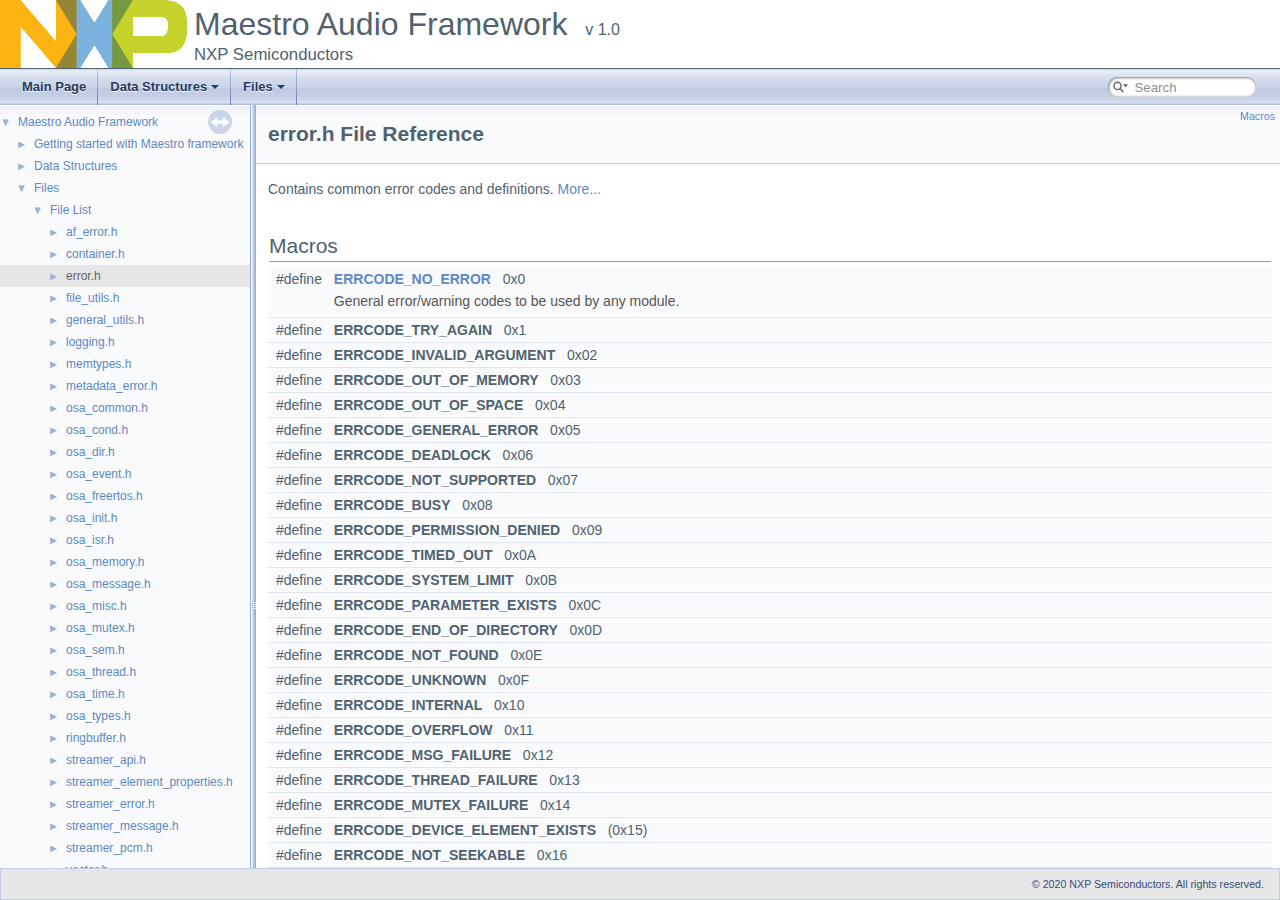
<file: maestro/docs/error_8h.html>
<!DOCTYPE html PUBLIC "-//W3C//DTD XHTML 1.0 Transitional//EN" "https://www.w3.org/TR/xhtml1/DTD/xhtml1-transitional.dtd">
<html xmlns="http://www.w3.org/1999/xhtml">
<head>
<meta http-equiv="Content-Type" content="text/xhtml;charset=UTF-8"/>
<meta http-equiv="X-UA-Compatible" content="IE=9"/>
<meta name="generator" content="Doxygen 1.9.1"/>
<meta name="viewport" content="width=device-width, initial-scale=1"/>
<title>Maestro Audio Framework: error.h File Reference</title>
<link href="tabs.css" rel="stylesheet" type="text/css"/>
<script type="text/javascript" src="jquery.js"></script>
<script type="text/javascript" src="dynsections.js"></script>
<link href="navtree.css" rel="stylesheet" type="text/css"/>
<script type="text/javascript" src="resize.js"></script>
<script type="text/javascript" src="navtreedata.js"></script>
<script type="text/javascript" src="navtree.js"></script>
<link href="search/search.css" rel="stylesheet" type="text/css"/>
<script type="text/javascript" src="search/searchdata.js"></script>
<script type="text/javascript" src="search/search.js"></script>
<link href="doxygen.css" rel="stylesheet" type="text/css" />
<link href="customdoxygen.css" rel="stylesheet" type="text/css"/>
</head>
<body>
<div id="top"><!-- do not remove this div, it is closed by doxygen! -->
<div id="titlearea">
<table cellspacing="0" cellpadding="0">
 <tbody>
 <tr style="height: 56px;">
  <td id="projectlogo"><img alt="Logo" src="fs_logo.gif"/></td>
  <td id="projectalign" style="padding-left: 0.5em;">
   <div id="projectname">Maestro Audio Framework
   &#160;<span id="projectnumber">v 1.0</span>
   </div>
   <div id="projectbrief">NXP Semiconductors</div>
  </td>
 </tr>
 </tbody>
</table>
</div>
<!-- end header part -->
<!-- Generated by Doxygen 1.9.1 -->
<script type="text/javascript">
/* @license magnet:?xt=urn:btih:cf05388f2679ee054f2beb29a391d25f4e673ac3&amp;dn=gpl-2.0.txt GPL-v2 */
var searchBox = new SearchBox("searchBox", "search",false,'Search','.html');
/* @license-end */
</script>
<script type="text/javascript" src="menudata.js"></script>
<script type="text/javascript" src="menu.js"></script>
<script type="text/javascript">
/* @license magnet:?xt=urn:btih:cf05388f2679ee054f2beb29a391d25f4e673ac3&amp;dn=gpl-2.0.txt GPL-v2 */
$(function() {
  initMenu('',true,false,'search.php','Search');
  $(document).ready(function() { init_search(); });
});
/* @license-end */</script>
<div id="main-nav"></div>
</div><!-- top -->
<div id="side-nav" class="ui-resizable side-nav-resizable">
  <div id="nav-tree">
    <div id="nav-tree-contents">
      <div id="nav-sync" class="sync"></div>
    </div>
  </div>
  <div id="splitbar" style="-moz-user-select:none;" 
       class="ui-resizable-handle">
  </div>
</div>
<script type="text/javascript">
/* @license magnet:?xt=urn:btih:cf05388f2679ee054f2beb29a391d25f4e673ac3&amp;dn=gpl-2.0.txt GPL-v2 */
$(document).ready(function(){initNavTree('error_8h.html',''); initResizable(); });
/* @license-end */
</script>
<div id="doc-content">
<!-- window showing the filter options -->
<div id="MSearchSelectWindow"
     onmouseover="return searchBox.OnSearchSelectShow()"
     onmouseout="return searchBox.OnSearchSelectHide()"
     onkeydown="return searchBox.OnSearchSelectKey(event)">
</div>

<!-- iframe showing the search results (closed by default) -->
<div id="MSearchResultsWindow">
<iframe src="javascript:void(0)" frameborder="0" 
        name="MSearchResults" id="MSearchResults">
</iframe>
</div>

<div class="header">
  <div class="summary">
<a href="#define-members">Macros</a>  </div>
  <div class="headertitle">
<div class="title">error.h File Reference</div>  </div>
</div><!--header-->
<div class="contents">

<p>Contains common error codes and definitions.  
<a href="#details">More...</a></p>
<table class="memberdecls">
<tr class="heading"><td colspan="2"><h2 class="groupheader"><a name="define-members"></a>
Macros</h2></td></tr>
<tr class="memitem:a525ed06b46426bec5f5d603ce26b0bd0"><td class="memItemLeft" align="right" valign="top"><a id="a525ed06b46426bec5f5d603ce26b0bd0"></a>
#define&#160;</td><td class="memItemRight" valign="bottom"><a class="el" href="error_8h.html#a525ed06b46426bec5f5d603ce26b0bd0">ERRCODE_NO_ERROR</a>&#160;&#160;&#160;0x0</td></tr>
<tr class="memdesc:a525ed06b46426bec5f5d603ce26b0bd0"><td class="mdescLeft">&#160;</td><td class="mdescRight">General error/warning codes to be used by any module. <br /></td></tr>
<tr class="separator:a525ed06b46426bec5f5d603ce26b0bd0"><td class="memSeparator" colspan="2">&#160;</td></tr>
<tr class="memitem:a0276b49fcb893fc64e2aac5c9571a415"><td class="memItemLeft" align="right" valign="top"><a id="a0276b49fcb893fc64e2aac5c9571a415"></a>
#define&#160;</td><td class="memItemRight" valign="bottom"><b>ERRCODE_TRY_AGAIN</b>&#160;&#160;&#160;0x1</td></tr>
<tr class="separator:a0276b49fcb893fc64e2aac5c9571a415"><td class="memSeparator" colspan="2">&#160;</td></tr>
<tr class="memitem:ab2f31bcc2d1e1eb61dde6b386e2780b0"><td class="memItemLeft" align="right" valign="top"><a id="ab2f31bcc2d1e1eb61dde6b386e2780b0"></a>
#define&#160;</td><td class="memItemRight" valign="bottom"><b>ERRCODE_INVALID_ARGUMENT</b>&#160;&#160;&#160;0x02</td></tr>
<tr class="separator:ab2f31bcc2d1e1eb61dde6b386e2780b0"><td class="memSeparator" colspan="2">&#160;</td></tr>
<tr class="memitem:a19e70890c2aec203f291e595155633c7"><td class="memItemLeft" align="right" valign="top"><a id="a19e70890c2aec203f291e595155633c7"></a>
#define&#160;</td><td class="memItemRight" valign="bottom"><b>ERRCODE_OUT_OF_MEMORY</b>&#160;&#160;&#160;0x03</td></tr>
<tr class="separator:a19e70890c2aec203f291e595155633c7"><td class="memSeparator" colspan="2">&#160;</td></tr>
<tr class="memitem:a2e838effe9b31927b0ff3cbb779cb5ae"><td class="memItemLeft" align="right" valign="top"><a id="a2e838effe9b31927b0ff3cbb779cb5ae"></a>
#define&#160;</td><td class="memItemRight" valign="bottom"><b>ERRCODE_OUT_OF_SPACE</b>&#160;&#160;&#160;0x04</td></tr>
<tr class="separator:a2e838effe9b31927b0ff3cbb779cb5ae"><td class="memSeparator" colspan="2">&#160;</td></tr>
<tr class="memitem:a9de97ce7b81ab895a78ddcf18e393771"><td class="memItemLeft" align="right" valign="top"><a id="a9de97ce7b81ab895a78ddcf18e393771"></a>
#define&#160;</td><td class="memItemRight" valign="bottom"><b>ERRCODE_GENERAL_ERROR</b>&#160;&#160;&#160;0x05</td></tr>
<tr class="separator:a9de97ce7b81ab895a78ddcf18e393771"><td class="memSeparator" colspan="2">&#160;</td></tr>
<tr class="memitem:a5581d12a6262b53df1558427ba36e35d"><td class="memItemLeft" align="right" valign="top"><a id="a5581d12a6262b53df1558427ba36e35d"></a>
#define&#160;</td><td class="memItemRight" valign="bottom"><b>ERRCODE_DEADLOCK</b>&#160;&#160;&#160;0x06</td></tr>
<tr class="separator:a5581d12a6262b53df1558427ba36e35d"><td class="memSeparator" colspan="2">&#160;</td></tr>
<tr class="memitem:ab727969ff2ff7c46090061ef15684506"><td class="memItemLeft" align="right" valign="top"><a id="ab727969ff2ff7c46090061ef15684506"></a>
#define&#160;</td><td class="memItemRight" valign="bottom"><b>ERRCODE_NOT_SUPPORTED</b>&#160;&#160;&#160;0x07</td></tr>
<tr class="separator:ab727969ff2ff7c46090061ef15684506"><td class="memSeparator" colspan="2">&#160;</td></tr>
<tr class="memitem:a0b348714f19d8765ae95c0fd9a245da7"><td class="memItemLeft" align="right" valign="top"><a id="a0b348714f19d8765ae95c0fd9a245da7"></a>
#define&#160;</td><td class="memItemRight" valign="bottom"><b>ERRCODE_BUSY</b>&#160;&#160;&#160;0x08</td></tr>
<tr class="separator:a0b348714f19d8765ae95c0fd9a245da7"><td class="memSeparator" colspan="2">&#160;</td></tr>
<tr class="memitem:a770fcea31404f65fcd4d3e8ac67c49ea"><td class="memItemLeft" align="right" valign="top"><a id="a770fcea31404f65fcd4d3e8ac67c49ea"></a>
#define&#160;</td><td class="memItemRight" valign="bottom"><b>ERRCODE_PERMISSION_DENIED</b>&#160;&#160;&#160;0x09</td></tr>
<tr class="separator:a770fcea31404f65fcd4d3e8ac67c49ea"><td class="memSeparator" colspan="2">&#160;</td></tr>
<tr class="memitem:a5f4aed4c558ef3ac58513fb547ba74ad"><td class="memItemLeft" align="right" valign="top"><a id="a5f4aed4c558ef3ac58513fb547ba74ad"></a>
#define&#160;</td><td class="memItemRight" valign="bottom"><b>ERRCODE_TIMED_OUT</b>&#160;&#160;&#160;0x0A</td></tr>
<tr class="separator:a5f4aed4c558ef3ac58513fb547ba74ad"><td class="memSeparator" colspan="2">&#160;</td></tr>
<tr class="memitem:af993366fc08712948165f50f053f7437"><td class="memItemLeft" align="right" valign="top"><a id="af993366fc08712948165f50f053f7437"></a>
#define&#160;</td><td class="memItemRight" valign="bottom"><b>ERRCODE_SYSTEM_LIMIT</b>&#160;&#160;&#160;0x0B</td></tr>
<tr class="separator:af993366fc08712948165f50f053f7437"><td class="memSeparator" colspan="2">&#160;</td></tr>
<tr class="memitem:a0be5f7656467e2a87bcf9e3c85e18a83"><td class="memItemLeft" align="right" valign="top"><a id="a0be5f7656467e2a87bcf9e3c85e18a83"></a>
#define&#160;</td><td class="memItemRight" valign="bottom"><b>ERRCODE_PARAMETER_EXISTS</b>&#160;&#160;&#160;0x0C</td></tr>
<tr class="separator:a0be5f7656467e2a87bcf9e3c85e18a83"><td class="memSeparator" colspan="2">&#160;</td></tr>
<tr class="memitem:a7bd790bea919ef5c8e1419faece1a97e"><td class="memItemLeft" align="right" valign="top"><a id="a7bd790bea919ef5c8e1419faece1a97e"></a>
#define&#160;</td><td class="memItemRight" valign="bottom"><b>ERRCODE_END_OF_DIRECTORY</b>&#160;&#160;&#160;0x0D</td></tr>
<tr class="separator:a7bd790bea919ef5c8e1419faece1a97e"><td class="memSeparator" colspan="2">&#160;</td></tr>
<tr class="memitem:a80e3bf3696e86e379a683f7ee169398b"><td class="memItemLeft" align="right" valign="top"><a id="a80e3bf3696e86e379a683f7ee169398b"></a>
#define&#160;</td><td class="memItemRight" valign="bottom"><b>ERRCODE_NOT_FOUND</b>&#160;&#160;&#160;0x0E</td></tr>
<tr class="separator:a80e3bf3696e86e379a683f7ee169398b"><td class="memSeparator" colspan="2">&#160;</td></tr>
<tr class="memitem:ae8c6ed146c2cefa54e9ca89af1108986"><td class="memItemLeft" align="right" valign="top"><a id="ae8c6ed146c2cefa54e9ca89af1108986"></a>
#define&#160;</td><td class="memItemRight" valign="bottom"><b>ERRCODE_UNKNOWN</b>&#160;&#160;&#160;0x0F</td></tr>
<tr class="separator:ae8c6ed146c2cefa54e9ca89af1108986"><td class="memSeparator" colspan="2">&#160;</td></tr>
<tr class="memitem:ad5f9bc0a6f343a8cf343550d4043767a"><td class="memItemLeft" align="right" valign="top"><a id="ad5f9bc0a6f343a8cf343550d4043767a"></a>
#define&#160;</td><td class="memItemRight" valign="bottom"><b>ERRCODE_INTERNAL</b>&#160;&#160;&#160;0x10</td></tr>
<tr class="separator:ad5f9bc0a6f343a8cf343550d4043767a"><td class="memSeparator" colspan="2">&#160;</td></tr>
<tr class="memitem:aa95cb5cef9070315b7c994f45e0a963e"><td class="memItemLeft" align="right" valign="top"><a id="aa95cb5cef9070315b7c994f45e0a963e"></a>
#define&#160;</td><td class="memItemRight" valign="bottom"><b>ERRCODE_OVERFLOW</b>&#160;&#160;&#160;0x11</td></tr>
<tr class="separator:aa95cb5cef9070315b7c994f45e0a963e"><td class="memSeparator" colspan="2">&#160;</td></tr>
<tr class="memitem:a7fd826533685f0617569aa427f13764e"><td class="memItemLeft" align="right" valign="top"><a id="a7fd826533685f0617569aa427f13764e"></a>
#define&#160;</td><td class="memItemRight" valign="bottom"><b>ERRCODE_MSG_FAILURE</b>&#160;&#160;&#160;0x12</td></tr>
<tr class="separator:a7fd826533685f0617569aa427f13764e"><td class="memSeparator" colspan="2">&#160;</td></tr>
<tr class="memitem:aa8cc018df8731c5589ac83c25281acea"><td class="memItemLeft" align="right" valign="top"><a id="aa8cc018df8731c5589ac83c25281acea"></a>
#define&#160;</td><td class="memItemRight" valign="bottom"><b>ERRCODE_THREAD_FAILURE</b>&#160;&#160;&#160;0x13</td></tr>
<tr class="separator:aa8cc018df8731c5589ac83c25281acea"><td class="memSeparator" colspan="2">&#160;</td></tr>
<tr class="memitem:a723bb9f336a558bfc805b21253275f0a"><td class="memItemLeft" align="right" valign="top"><a id="a723bb9f336a558bfc805b21253275f0a"></a>
#define&#160;</td><td class="memItemRight" valign="bottom"><b>ERRCODE_MUTEX_FAILURE</b>&#160;&#160;&#160;0x14</td></tr>
<tr class="separator:a723bb9f336a558bfc805b21253275f0a"><td class="memSeparator" colspan="2">&#160;</td></tr>
<tr class="memitem:a6f4d52ef5f4133b23ecdcb95d994e509"><td class="memItemLeft" align="right" valign="top"><a id="a6f4d52ef5f4133b23ecdcb95d994e509"></a>
#define&#160;</td><td class="memItemRight" valign="bottom"><b>ERRCODE_DEVICE_ELEMENT_EXISTS</b>&#160;&#160;&#160;(0x15)</td></tr>
<tr class="separator:a6f4d52ef5f4133b23ecdcb95d994e509"><td class="memSeparator" colspan="2">&#160;</td></tr>
<tr class="memitem:acb612291ec09d633e06292fcb23863c3"><td class="memItemLeft" align="right" valign="top"><a id="acb612291ec09d633e06292fcb23863c3"></a>
#define&#160;</td><td class="memItemRight" valign="bottom"><b>ERRCODE_NOT_SEEKABLE</b>&#160;&#160;&#160;0x16</td></tr>
<tr class="separator:acb612291ec09d633e06292fcb23863c3"><td class="memSeparator" colspan="2">&#160;</td></tr>
</table>
</div><!-- contents -->
</div><!-- doc-content -->
<!-- HTML footer for doxygen 1.8.5-->
<!-- start footer part -->
<div id="nav-path" class="navpath"><!-- id is needed for treeview function! -->
  <ul class="foot">
    <li class="footer">&copy; 2020 NXP Semiconductors. All rights reserved.
    </li>
  </ul>
</div>
</body>
</html>
</file>
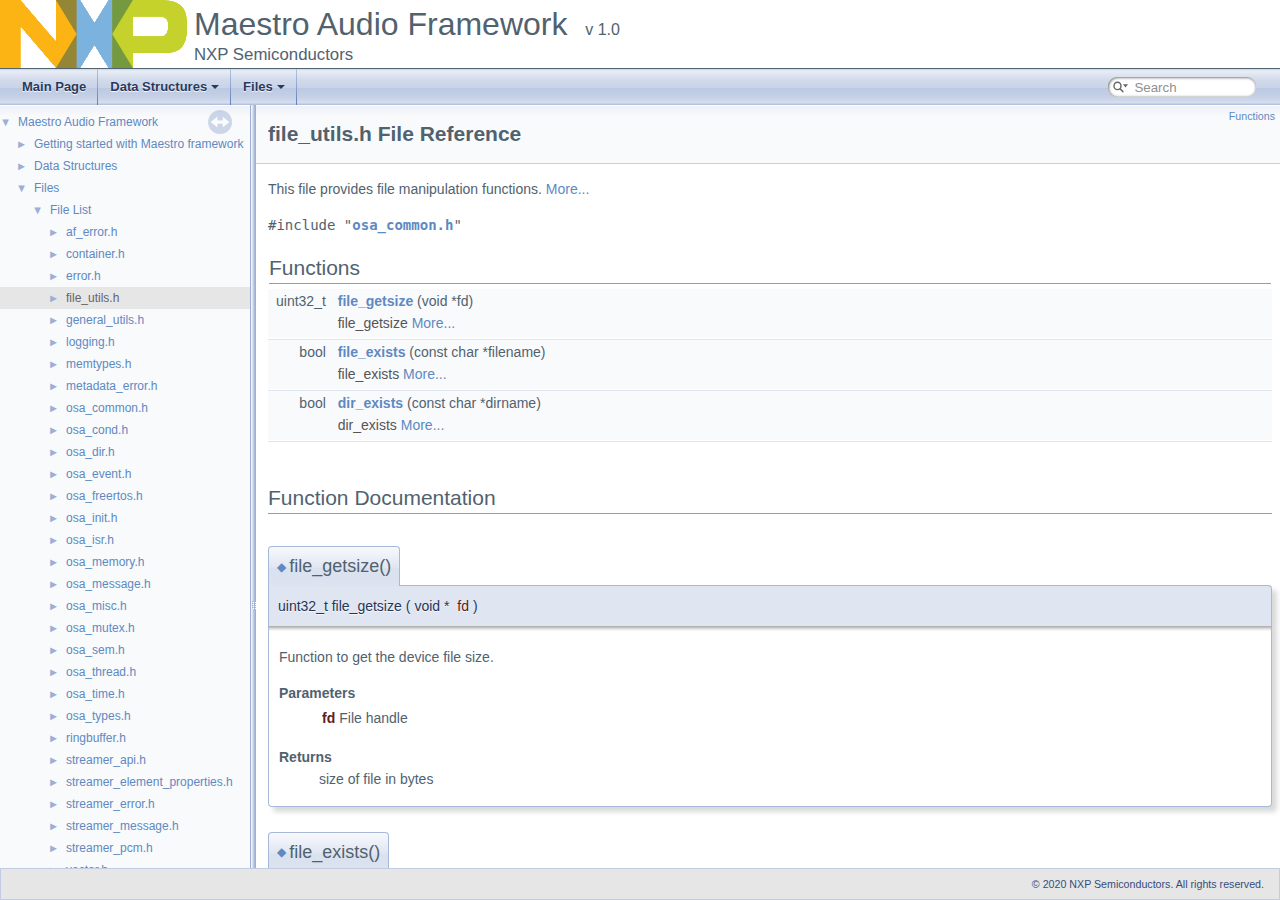
<file: maestro/docs/file__utils_8h.html>
<!DOCTYPE html PUBLIC "-//W3C//DTD XHTML 1.0 Transitional//EN" "https://www.w3.org/TR/xhtml1/DTD/xhtml1-transitional.dtd">
<html xmlns="http://www.w3.org/1999/xhtml">
<head>
<meta http-equiv="Content-Type" content="text/xhtml;charset=UTF-8"/>
<meta http-equiv="X-UA-Compatible" content="IE=9"/>
<meta name="generator" content="Doxygen 1.9.1"/>
<meta name="viewport" content="width=device-width, initial-scale=1"/>
<title>Maestro Audio Framework: file_utils.h File Reference</title>
<link href="tabs.css" rel="stylesheet" type="text/css"/>
<script type="text/javascript" src="jquery.js"></script>
<script type="text/javascript" src="dynsections.js"></script>
<link href="navtree.css" rel="stylesheet" type="text/css"/>
<script type="text/javascript" src="resize.js"></script>
<script type="text/javascript" src="navtreedata.js"></script>
<script type="text/javascript" src="navtree.js"></script>
<link href="search/search.css" rel="stylesheet" type="text/css"/>
<script type="text/javascript" src="search/searchdata.js"></script>
<script type="text/javascript" src="search/search.js"></script>
<link href="doxygen.css" rel="stylesheet" type="text/css" />
<link href="customdoxygen.css" rel="stylesheet" type="text/css"/>
</head>
<body>
<div id="top"><!-- do not remove this div, it is closed by doxygen! -->
<div id="titlearea">
<table cellspacing="0" cellpadding="0">
 <tbody>
 <tr style="height: 56px;">
  <td id="projectlogo"><img alt="Logo" src="fs_logo.gif"/></td>
  <td id="projectalign" style="padding-left: 0.5em;">
   <div id="projectname">Maestro Audio Framework
   &#160;<span id="projectnumber">v 1.0</span>
   </div>
   <div id="projectbrief">NXP Semiconductors</div>
  </td>
 </tr>
 </tbody>
</table>
</div>
<!-- end header part -->
<!-- Generated by Doxygen 1.9.1 -->
<script type="text/javascript">
/* @license magnet:?xt=urn:btih:cf05388f2679ee054f2beb29a391d25f4e673ac3&amp;dn=gpl-2.0.txt GPL-v2 */
var searchBox = new SearchBox("searchBox", "search",false,'Search','.html');
/* @license-end */
</script>
<script type="text/javascript" src="menudata.js"></script>
<script type="text/javascript" src="menu.js"></script>
<script type="text/javascript">
/* @license magnet:?xt=urn:btih:cf05388f2679ee054f2beb29a391d25f4e673ac3&amp;dn=gpl-2.0.txt GPL-v2 */
$(function() {
  initMenu('',true,false,'search.php','Search');
  $(document).ready(function() { init_search(); });
});
/* @license-end */</script>
<div id="main-nav"></div>
</div><!-- top -->
<div id="side-nav" class="ui-resizable side-nav-resizable">
  <div id="nav-tree">
    <div id="nav-tree-contents">
      <div id="nav-sync" class="sync"></div>
    </div>
  </div>
  <div id="splitbar" style="-moz-user-select:none;" 
       class="ui-resizable-handle">
  </div>
</div>
<script type="text/javascript">
/* @license magnet:?xt=urn:btih:cf05388f2679ee054f2beb29a391d25f4e673ac3&amp;dn=gpl-2.0.txt GPL-v2 */
$(document).ready(function(){initNavTree('file__utils_8h.html',''); initResizable(); });
/* @license-end */
</script>
<div id="doc-content">
<!-- window showing the filter options -->
<div id="MSearchSelectWindow"
     onmouseover="return searchBox.OnSearchSelectShow()"
     onmouseout="return searchBox.OnSearchSelectHide()"
     onkeydown="return searchBox.OnSearchSelectKey(event)">
</div>

<!-- iframe showing the search results (closed by default) -->
<div id="MSearchResultsWindow">
<iframe src="javascript:void(0)" frameborder="0" 
        name="MSearchResults" id="MSearchResults">
</iframe>
</div>

<div class="header">
  <div class="summary">
<a href="#func-members">Functions</a>  </div>
  <div class="headertitle">
<div class="title">file_utils.h File Reference</div>  </div>
</div><!--header-->
<div class="contents">

<p>This file provides file manipulation functions.  
<a href="#details">More...</a></p>
<div class="textblock"><code>#include &quot;<a class="el" href="osa__common_8h.html">osa_common.h</a>&quot;</code><br />
</div><table class="memberdecls">
<tr class="heading"><td colspan="2"><h2 class="groupheader"><a name="func-members"></a>
Functions</h2></td></tr>
<tr class="memitem:af7dd8b92137eb7a752703c55d92faa74"><td class="memItemLeft" align="right" valign="top">uint32_t&#160;</td><td class="memItemRight" valign="bottom"><a class="el" href="file__utils_8h.html#af7dd8b92137eb7a752703c55d92faa74">file_getsize</a> (void *fd)</td></tr>
<tr class="memdesc:af7dd8b92137eb7a752703c55d92faa74"><td class="mdescLeft">&#160;</td><td class="mdescRight">file_getsize  <a href="file__utils_8h.html#af7dd8b92137eb7a752703c55d92faa74">More...</a><br /></td></tr>
<tr class="separator:af7dd8b92137eb7a752703c55d92faa74"><td class="memSeparator" colspan="2">&#160;</td></tr>
<tr class="memitem:a0038df898c35b6a483fa874b3671735b"><td class="memItemLeft" align="right" valign="top">bool&#160;</td><td class="memItemRight" valign="bottom"><a class="el" href="file__utils_8h.html#a0038df898c35b6a483fa874b3671735b">file_exists</a> (const char *filename)</td></tr>
<tr class="memdesc:a0038df898c35b6a483fa874b3671735b"><td class="mdescLeft">&#160;</td><td class="mdescRight">file_exists  <a href="file__utils_8h.html#a0038df898c35b6a483fa874b3671735b">More...</a><br /></td></tr>
<tr class="separator:a0038df898c35b6a483fa874b3671735b"><td class="memSeparator" colspan="2">&#160;</td></tr>
<tr class="memitem:af96db0366b64d3c69c034473af7f05a1"><td class="memItemLeft" align="right" valign="top">bool&#160;</td><td class="memItemRight" valign="bottom"><a class="el" href="file__utils_8h.html#af96db0366b64d3c69c034473af7f05a1">dir_exists</a> (const char *dirname)</td></tr>
<tr class="memdesc:af96db0366b64d3c69c034473af7f05a1"><td class="mdescLeft">&#160;</td><td class="mdescRight">dir_exists  <a href="file__utils_8h.html#af96db0366b64d3c69c034473af7f05a1">More...</a><br /></td></tr>
<tr class="separator:af96db0366b64d3c69c034473af7f05a1"><td class="memSeparator" colspan="2">&#160;</td></tr>
</table>
<h2 class="groupheader">Function Documentation</h2>
<a id="af7dd8b92137eb7a752703c55d92faa74"></a>
<h2 class="memtitle"><span class="permalink"><a href="#af7dd8b92137eb7a752703c55d92faa74">&#9670;&nbsp;</a></span>file_getsize()</h2>

<div class="memitem">
<div class="memproto">
      <table class="memname">
        <tr>
          <td class="memname">uint32_t file_getsize </td>
          <td>(</td>
          <td class="paramtype">void *&#160;</td>
          <td class="paramname"><em>fd</em></td><td>)</td>
          <td></td>
        </tr>
      </table>
</div><div class="memdoc">
<p>Function to get the device file size. </p><dl class="params"><dt>Parameters</dt><dd>
  <table class="params">
    <tr><td class="paramname">fd</td><td>File handle </td></tr>
  </table>
  </dd>
</dl>
<dl class="section return"><dt>Returns</dt><dd>size of file in bytes </dd></dl>

</div>
</div>
<a id="a0038df898c35b6a483fa874b3671735b"></a>
<h2 class="memtitle"><span class="permalink"><a href="#a0038df898c35b6a483fa874b3671735b">&#9670;&nbsp;</a></span>file_exists()</h2>

<div class="memitem">
<div class="memproto">
      <table class="memname">
        <tr>
          <td class="memname">bool file_exists </td>
          <td>(</td>
          <td class="paramtype">const char *&#160;</td>
          <td class="paramname"><em>filename</em></td><td>)</td>
          <td></td>
        </tr>
      </table>
</div><div class="memdoc">
<p>Returns true if the given file exists on disk and false if not </p><dl class="params"><dt>Parameters</dt><dd>
  <table class="params">
    <tr><td class="paramname">filename</td><td>Name and path of the file to test for existence </td></tr>
  </table>
  </dd>
</dl>
<dl class="section return"><dt>Returns</dt><dd>true or false </dd></dl>

</div>
</div>
<a id="af96db0366b64d3c69c034473af7f05a1"></a>
<h2 class="memtitle"><span class="permalink"><a href="#af96db0366b64d3c69c034473af7f05a1">&#9670;&nbsp;</a></span>dir_exists()</h2>

<div class="memitem">
<div class="memproto">
      <table class="memname">
        <tr>
          <td class="memname">bool dir_exists </td>
          <td>(</td>
          <td class="paramtype">const char *&#160;</td>
          <td class="paramname"><em>dirname</em></td><td>)</td>
          <td></td>
        </tr>
      </table>
</div><div class="memdoc">
<p>Returns true if the given directory exists on disk and false if not </p><dl class="params"><dt>Parameters</dt><dd>
  <table class="params">
    <tr><td class="paramname">dirname</td><td>Name and path of the directory to test for existence </td></tr>
  </table>
  </dd>
</dl>
<dl class="section return"><dt>Returns</dt><dd>true or false </dd></dl>

</div>
</div>
</div><!-- contents -->
</div><!-- doc-content -->
<!-- HTML footer for doxygen 1.8.5-->
<!-- start footer part -->
<div id="nav-path" class="navpath"><!-- id is needed for treeview function! -->
  <ul class="foot">
    <li class="footer">&copy; 2020 NXP Semiconductors. All rights reserved.
    </li>
  </ul>
</div>
</body>
</html>
</file>
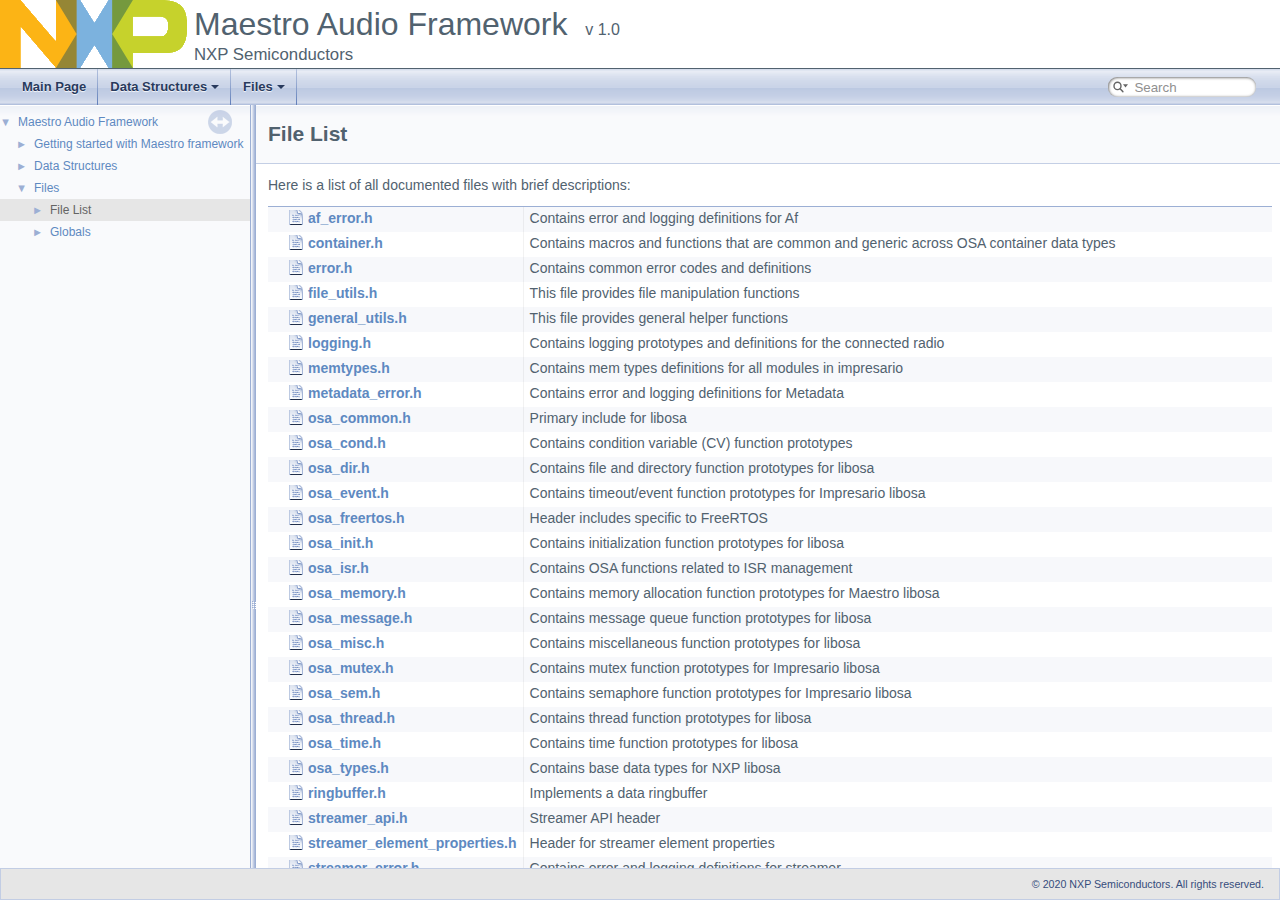
<file: maestro/docs/files.html>
<!DOCTYPE html PUBLIC "-//W3C//DTD XHTML 1.0 Transitional//EN" "https://www.w3.org/TR/xhtml1/DTD/xhtml1-transitional.dtd">
<html xmlns="http://www.w3.org/1999/xhtml">
<head>
<meta http-equiv="Content-Type" content="text/xhtml;charset=UTF-8"/>
<meta http-equiv="X-UA-Compatible" content="IE=9"/>
<meta name="generator" content="Doxygen 1.9.1"/>
<meta name="viewport" content="width=device-width, initial-scale=1"/>
<title>Maestro Audio Framework: File List</title>
<link href="tabs.css" rel="stylesheet" type="text/css"/>
<script type="text/javascript" src="jquery.js"></script>
<script type="text/javascript" src="dynsections.js"></script>
<link href="navtree.css" rel="stylesheet" type="text/css"/>
<script type="text/javascript" src="resize.js"></script>
<script type="text/javascript" src="navtreedata.js"></script>
<script type="text/javascript" src="navtree.js"></script>
<link href="search/search.css" rel="stylesheet" type="text/css"/>
<script type="text/javascript" src="search/searchdata.js"></script>
<script type="text/javascript" src="search/search.js"></script>
<link href="doxygen.css" rel="stylesheet" type="text/css" />
<link href="customdoxygen.css" rel="stylesheet" type="text/css"/>
</head>
<body>
<div id="top"><!-- do not remove this div, it is closed by doxygen! -->
<div id="titlearea">
<table cellspacing="0" cellpadding="0">
 <tbody>
 <tr style="height: 56px;">
  <td id="projectlogo"><img alt="Logo" src="fs_logo.gif"/></td>
  <td id="projectalign" style="padding-left: 0.5em;">
   <div id="projectname">Maestro Audio Framework
   &#160;<span id="projectnumber">v 1.0</span>
   </div>
   <div id="projectbrief">NXP Semiconductors</div>
  </td>
 </tr>
 </tbody>
</table>
</div>
<!-- end header part -->
<!-- Generated by Doxygen 1.9.1 -->
<script type="text/javascript">
/* @license magnet:?xt=urn:btih:cf05388f2679ee054f2beb29a391d25f4e673ac3&amp;dn=gpl-2.0.txt GPL-v2 */
var searchBox = new SearchBox("searchBox", "search",false,'Search','.html');
/* @license-end */
</script>
<script type="text/javascript" src="menudata.js"></script>
<script type="text/javascript" src="menu.js"></script>
<script type="text/javascript">
/* @license magnet:?xt=urn:btih:cf05388f2679ee054f2beb29a391d25f4e673ac3&amp;dn=gpl-2.0.txt GPL-v2 */
$(function() {
  initMenu('',true,false,'search.php','Search');
  $(document).ready(function() { init_search(); });
});
/* @license-end */</script>
<div id="main-nav"></div>
</div><!-- top -->
<div id="side-nav" class="ui-resizable side-nav-resizable">
  <div id="nav-tree">
    <div id="nav-tree-contents">
      <div id="nav-sync" class="sync"></div>
    </div>
  </div>
  <div id="splitbar" style="-moz-user-select:none;" 
       class="ui-resizable-handle">
  </div>
</div>
<script type="text/javascript">
/* @license magnet:?xt=urn:btih:cf05388f2679ee054f2beb29a391d25f4e673ac3&amp;dn=gpl-2.0.txt GPL-v2 */
$(document).ready(function(){initNavTree('files.html',''); initResizable(); });
/* @license-end */
</script>
<div id="doc-content">
<!-- window showing the filter options -->
<div id="MSearchSelectWindow"
     onmouseover="return searchBox.OnSearchSelectShow()"
     onmouseout="return searchBox.OnSearchSelectHide()"
     onkeydown="return searchBox.OnSearchSelectKey(event)">
</div>

<!-- iframe showing the search results (closed by default) -->
<div id="MSearchResultsWindow">
<iframe src="javascript:void(0)" frameborder="0" 
        name="MSearchResults" id="MSearchResults">
</iframe>
</div>

<div class="header">
  <div class="headertitle">
<div class="title">File List</div>  </div>
</div><!--header-->
<div class="contents">
<div class="textblock">Here is a list of all documented files with brief descriptions:</div><div class="directory">
<table class="directory">
<tr id="row_0_" class="even"><td class="entry"><span style="width:16px;display:inline-block;">&#160;</span><span class="icondoc"></span><a class="el" href="af__error_8h.html" target="_self">af_error.h</a></td><td class="desc">Contains error and logging definitions for Af </td></tr>
<tr id="row_1_"><td class="entry"><span style="width:16px;display:inline-block;">&#160;</span><span class="icondoc"></span><a class="el" href="container_8h.html" target="_self">container.h</a></td><td class="desc">Contains macros and functions that are common and generic across OSA container data types </td></tr>
<tr id="row_2_" class="even"><td class="entry"><span style="width:16px;display:inline-block;">&#160;</span><span class="icondoc"></span><a class="el" href="error_8h.html" target="_self">error.h</a></td><td class="desc">Contains common error codes and definitions </td></tr>
<tr id="row_3_"><td class="entry"><span style="width:16px;display:inline-block;">&#160;</span><span class="icondoc"></span><a class="el" href="file__utils_8h.html" target="_self">file_utils.h</a></td><td class="desc">This file provides file manipulation functions </td></tr>
<tr id="row_4_" class="even"><td class="entry"><span style="width:16px;display:inline-block;">&#160;</span><span class="icondoc"></span><a class="el" href="general__utils_8h.html" target="_self">general_utils.h</a></td><td class="desc">This file provides general helper functions </td></tr>
<tr id="row_5_"><td class="entry"><span style="width:16px;display:inline-block;">&#160;</span><span class="icondoc"></span><a class="el" href="logging_8h.html" target="_self">logging.h</a></td><td class="desc">Contains logging prototypes and definitions for the connected radio </td></tr>
<tr id="row_6_" class="even"><td class="entry"><span style="width:16px;display:inline-block;">&#160;</span><span class="icondoc"></span><a class="el" href="memtypes_8h.html" target="_self">memtypes.h</a></td><td class="desc">Contains mem types definitions for all modules in impresario </td></tr>
<tr id="row_7_"><td class="entry"><span style="width:16px;display:inline-block;">&#160;</span><span class="icondoc"></span><a class="el" href="metadata__error_8h.html" target="_self">metadata_error.h</a></td><td class="desc">Contains error and logging definitions for Metadata </td></tr>
<tr id="row_8_" class="even"><td class="entry"><span style="width:16px;display:inline-block;">&#160;</span><span class="icondoc"></span><a class="el" href="osa__common_8h.html" target="_self">osa_common.h</a></td><td class="desc">Primary include for libosa </td></tr>
<tr id="row_9_"><td class="entry"><span style="width:16px;display:inline-block;">&#160;</span><span class="icondoc"></span><a class="el" href="osa__cond_8h.html" target="_self">osa_cond.h</a></td><td class="desc">Contains condition variable (CV) function prototypes </td></tr>
<tr id="row_10_" class="even"><td class="entry"><span style="width:16px;display:inline-block;">&#160;</span><span class="icondoc"></span><a class="el" href="osa__dir_8h.html" target="_self">osa_dir.h</a></td><td class="desc">Contains file and directory function prototypes for libosa </td></tr>
<tr id="row_11_"><td class="entry"><span style="width:16px;display:inline-block;">&#160;</span><span class="icondoc"></span><a class="el" href="osa__event_8h.html" target="_self">osa_event.h</a></td><td class="desc">Contains timeout/event function prototypes for Impresario libosa </td></tr>
<tr id="row_12_" class="even"><td class="entry"><span style="width:16px;display:inline-block;">&#160;</span><span class="icondoc"></span><a class="el" href="osa__freertos_8h.html" target="_self">osa_freertos.h</a></td><td class="desc">Header includes specific to FreeRTOS </td></tr>
<tr id="row_13_"><td class="entry"><span style="width:16px;display:inline-block;">&#160;</span><span class="icondoc"></span><a class="el" href="osa__init_8h.html" target="_self">osa_init.h</a></td><td class="desc">Contains initialization function prototypes for libosa </td></tr>
<tr id="row_14_" class="even"><td class="entry"><span style="width:16px;display:inline-block;">&#160;</span><span class="icondoc"></span><a class="el" href="osa__isr_8h.html" target="_self">osa_isr.h</a></td><td class="desc">Contains OSA functions related to ISR management </td></tr>
<tr id="row_15_"><td class="entry"><span style="width:16px;display:inline-block;">&#160;</span><span class="icondoc"></span><a class="el" href="osa__memory_8h.html" target="_self">osa_memory.h</a></td><td class="desc">Contains memory allocation function prototypes for Maestro libosa </td></tr>
<tr id="row_16_" class="even"><td class="entry"><span style="width:16px;display:inline-block;">&#160;</span><span class="icondoc"></span><a class="el" href="osa__message_8h.html" target="_self">osa_message.h</a></td><td class="desc">Contains message queue function prototypes for libosa </td></tr>
<tr id="row_17_"><td class="entry"><span style="width:16px;display:inline-block;">&#160;</span><span class="icondoc"></span><a class="el" href="osa__misc_8h.html" target="_self">osa_misc.h</a></td><td class="desc">Contains miscellaneous function prototypes for libosa </td></tr>
<tr id="row_18_" class="even"><td class="entry"><span style="width:16px;display:inline-block;">&#160;</span><span class="icondoc"></span><a class="el" href="osa__mutex_8h.html" target="_self">osa_mutex.h</a></td><td class="desc">Contains mutex function prototypes for Impresario libosa </td></tr>
<tr id="row_19_"><td class="entry"><span style="width:16px;display:inline-block;">&#160;</span><span class="icondoc"></span><a class="el" href="osa__sem_8h.html" target="_self">osa_sem.h</a></td><td class="desc">Contains semaphore function prototypes for Impresario libosa </td></tr>
<tr id="row_20_" class="even"><td class="entry"><span style="width:16px;display:inline-block;">&#160;</span><span class="icondoc"></span><a class="el" href="osa__thread_8h.html" target="_self">osa_thread.h</a></td><td class="desc">Contains thread function prototypes for libosa </td></tr>
<tr id="row_21_"><td class="entry"><span style="width:16px;display:inline-block;">&#160;</span><span class="icondoc"></span><a class="el" href="osa__time_8h.html" target="_self">osa_time.h</a></td><td class="desc">Contains time function prototypes for libosa </td></tr>
<tr id="row_22_" class="even"><td class="entry"><span style="width:16px;display:inline-block;">&#160;</span><span class="icondoc"></span><a class="el" href="osa__types_8h.html" target="_self">osa_types.h</a></td><td class="desc">Contains base data types for NXP libosa </td></tr>
<tr id="row_23_"><td class="entry"><span style="width:16px;display:inline-block;">&#160;</span><span class="icondoc"></span><a class="el" href="ringbuffer_8h.html" target="_self">ringbuffer.h</a></td><td class="desc">Implements a data ringbuffer </td></tr>
<tr id="row_24_" class="even"><td class="entry"><span style="width:16px;display:inline-block;">&#160;</span><span class="icondoc"></span><a class="el" href="streamer__api_8h.html" target="_self">streamer_api.h</a></td><td class="desc">Streamer API header </td></tr>
<tr id="row_25_"><td class="entry"><span style="width:16px;display:inline-block;">&#160;</span><span class="icondoc"></span><a class="el" href="streamer__element__properties_8h.html" target="_self">streamer_element_properties.h</a></td><td class="desc">Header for streamer element properties </td></tr>
<tr id="row_26_" class="even"><td class="entry"><span style="width:16px;display:inline-block;">&#160;</span><span class="icondoc"></span><a class="el" href="streamer__error_8h.html" target="_self">streamer_error.h</a></td><td class="desc">Contains error and logging definitions for streamer </td></tr>
<tr id="row_27_"><td class="entry"><span style="width:16px;display:inline-block;">&#160;</span><span class="icondoc"></span><a class="el" href="streamer__message_8h.html" target="_self">streamer_message.h</a></td><td class="desc">This file includes definitions for messages used by the Streamer library </td></tr>
<tr id="row_28_" class="even"><td class="entry"><span style="width:16px;display:inline-block;">&#160;</span><span class="icondoc"></span><a class="el" href="streamer__pcm_8h.html" target="_self">streamer_pcm.h</a></td><td class="desc">Streamer PCM API header </td></tr>
<tr id="row_29_"><td class="entry"><span style="width:16px;display:inline-block;">&#160;</span><span class="icondoc"></span><a class="el" href="vector_8h.html" target="_self">vector.h</a></td><td class="desc"><a class="el" href="structVector.html">Vector</a> data type implementation </td></tr>
</table>
</div><!-- directory -->
</div><!-- contents -->
</div><!-- doc-content -->
<!-- HTML footer for doxygen 1.8.5-->
<!-- start footer part -->
<div id="nav-path" class="navpath"><!-- id is needed for treeview function! -->
  <ul class="foot">
    <li class="footer">&copy; 2020 NXP Semiconductors. All rights reserved.
    </li>
  </ul>
</div>
</body>
</html>
</file>
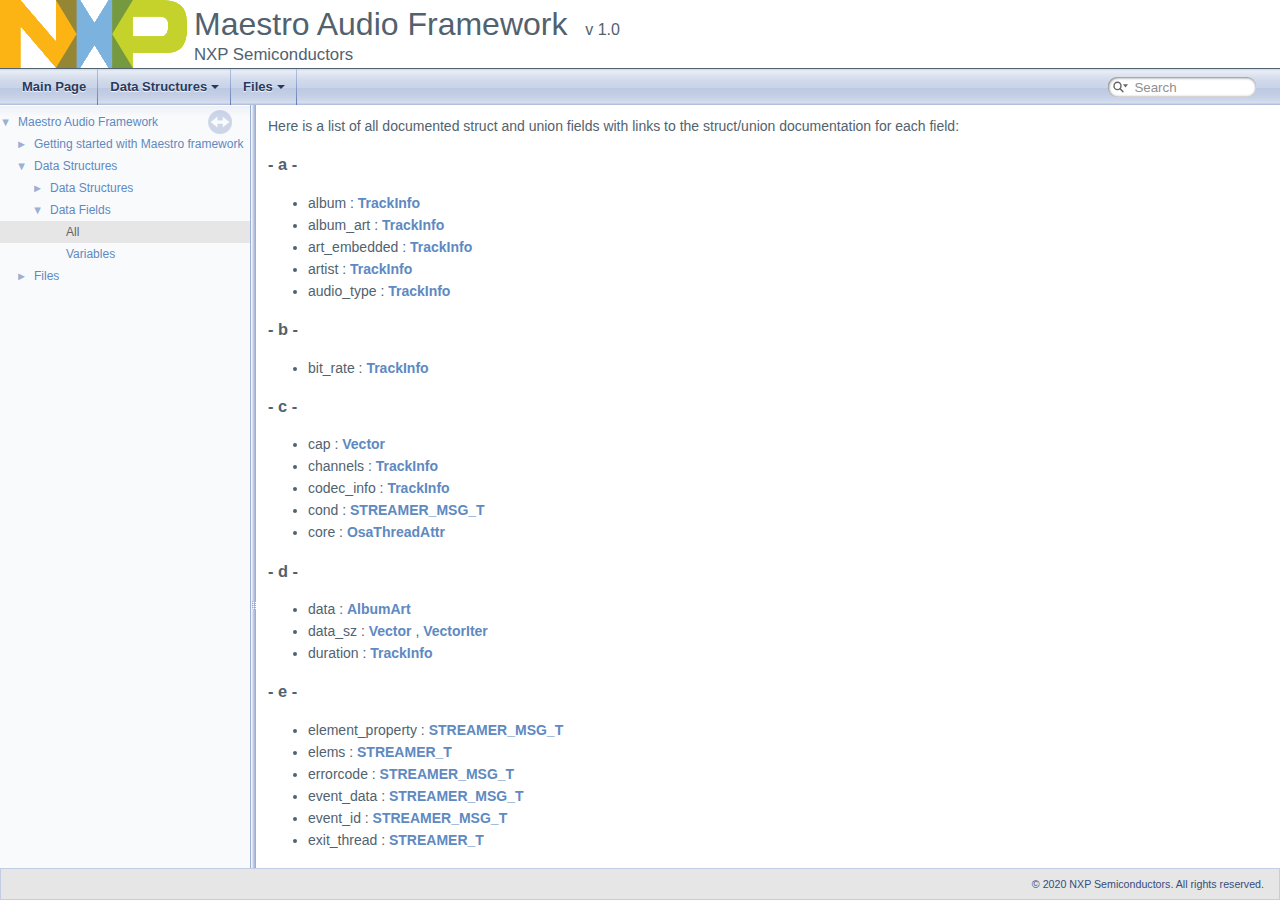
<file: maestro/docs/functions.html>
<!DOCTYPE html PUBLIC "-//W3C//DTD XHTML 1.0 Transitional//EN" "https://www.w3.org/TR/xhtml1/DTD/xhtml1-transitional.dtd">
<html xmlns="http://www.w3.org/1999/xhtml">
<head>
<meta http-equiv="Content-Type" content="text/xhtml;charset=UTF-8"/>
<meta http-equiv="X-UA-Compatible" content="IE=9"/>
<meta name="generator" content="Doxygen 1.9.1"/>
<meta name="viewport" content="width=device-width, initial-scale=1"/>
<title>Maestro Audio Framework: Data Fields</title>
<link href="tabs.css" rel="stylesheet" type="text/css"/>
<script type="text/javascript" src="jquery.js"></script>
<script type="text/javascript" src="dynsections.js"></script>
<link href="navtree.css" rel="stylesheet" type="text/css"/>
<script type="text/javascript" src="resize.js"></script>
<script type="text/javascript" src="navtreedata.js"></script>
<script type="text/javascript" src="navtree.js"></script>
<link href="search/search.css" rel="stylesheet" type="text/css"/>
<script type="text/javascript" src="search/searchdata.js"></script>
<script type="text/javascript" src="search/search.js"></script>
<link href="doxygen.css" rel="stylesheet" type="text/css" />
<link href="customdoxygen.css" rel="stylesheet" type="text/css"/>
</head>
<body>
<div id="top"><!-- do not remove this div, it is closed by doxygen! -->
<div id="titlearea">
<table cellspacing="0" cellpadding="0">
 <tbody>
 <tr style="height: 56px;">
  <td id="projectlogo"><img alt="Logo" src="fs_logo.gif"/></td>
  <td id="projectalign" style="padding-left: 0.5em;">
   <div id="projectname">Maestro Audio Framework
   &#160;<span id="projectnumber">v 1.0</span>
   </div>
   <div id="projectbrief">NXP Semiconductors</div>
  </td>
 </tr>
 </tbody>
</table>
</div>
<!-- end header part -->
<!-- Generated by Doxygen 1.9.1 -->
<script type="text/javascript">
/* @license magnet:?xt=urn:btih:cf05388f2679ee054f2beb29a391d25f4e673ac3&amp;dn=gpl-2.0.txt GPL-v2 */
var searchBox = new SearchBox("searchBox", "search",false,'Search','.html');
/* @license-end */
</script>
<script type="text/javascript" src="menudata.js"></script>
<script type="text/javascript" src="menu.js"></script>
<script type="text/javascript">
/* @license magnet:?xt=urn:btih:cf05388f2679ee054f2beb29a391d25f4e673ac3&amp;dn=gpl-2.0.txt GPL-v2 */
$(function() {
  initMenu('',true,false,'search.php','Search');
  $(document).ready(function() { init_search(); });
});
/* @license-end */</script>
<div id="main-nav"></div>
</div><!-- top -->
<div id="side-nav" class="ui-resizable side-nav-resizable">
  <div id="nav-tree">
    <div id="nav-tree-contents">
      <div id="nav-sync" class="sync"></div>
    </div>
  </div>
  <div id="splitbar" style="-moz-user-select:none;" 
       class="ui-resizable-handle">
  </div>
</div>
<script type="text/javascript">
/* @license magnet:?xt=urn:btih:cf05388f2679ee054f2beb29a391d25f4e673ac3&amp;dn=gpl-2.0.txt GPL-v2 */
$(document).ready(function(){initNavTree('functions.html',''); initResizable(); });
/* @license-end */
</script>
<div id="doc-content">
<!-- window showing the filter options -->
<div id="MSearchSelectWindow"
     onmouseover="return searchBox.OnSearchSelectShow()"
     onmouseout="return searchBox.OnSearchSelectHide()"
     onkeydown="return searchBox.OnSearchSelectKey(event)">
</div>

<!-- iframe showing the search results (closed by default) -->
<div id="MSearchResultsWindow">
<iframe src="javascript:void(0)" frameborder="0" 
        name="MSearchResults" id="MSearchResults">
</iframe>
</div>

<div class="contents">
<div class="textblock">Here is a list of all documented struct and union fields with links to the struct/union documentation for each field:</div>

<h3><a id="index_a"></a>- a -</h3><ul>
<li>album
: <a class="el" href="structTrackInfo.html#a16c5c10365913492c0b6088ef0c516e7">TrackInfo</a>
</li>
<li>album_art
: <a class="el" href="structTrackInfo.html#a2233785a976cb1ea71f1eb4ab5b05d54">TrackInfo</a>
</li>
<li>art_embedded
: <a class="el" href="structTrackInfo.html#a73b885f325d726fb78213a552d0bcfdd">TrackInfo</a>
</li>
<li>artist
: <a class="el" href="structTrackInfo.html#a918d4ad57e4a9f39ea11a8497fb9a030">TrackInfo</a>
</li>
<li>audio_type
: <a class="el" href="structTrackInfo.html#a5764c86c0a813bbd93f2fc455f6f7ed2">TrackInfo</a>
</li>
</ul>


<h3><a id="index_b"></a>- b -</h3><ul>
<li>bit_rate
: <a class="el" href="structTrackInfo.html#ae33dbafea38b67ce4fb2691bf98c4427">TrackInfo</a>
</li>
</ul>


<h3><a id="index_c"></a>- c -</h3><ul>
<li>cap
: <a class="el" href="structVector.html#a26d8871f592f8179686fa596b3eea845">Vector</a>
</li>
<li>channels
: <a class="el" href="structTrackInfo.html#a01e160c122d6f652f21d8fec69c88bc6">TrackInfo</a>
</li>
<li>codec_info
: <a class="el" href="structTrackInfo.html#acf817dd30b1bb08ece18409001be3d95">TrackInfo</a>
</li>
<li>cond
: <a class="el" href="structSTREAMER__MSG__T.html#a3852e497d9b94bb845f8bcc1d16ce007">STREAMER_MSG_T</a>
</li>
<li>core
: <a class="el" href="structOsaThreadAttr.html#a96c24acdc44f05a1cb91d62341573121">OsaThreadAttr</a>
</li>
</ul>


<h3><a id="index_d"></a>- d -</h3><ul>
<li>data
: <a class="el" href="structAlbumArt.html#a981653003414f50558a7924de40c5919">AlbumArt</a>
</li>
<li>data_sz
: <a class="el" href="structVector.html#aadc01b1c30a2c76a884d8237225c6dcc">Vector</a>
, <a class="el" href="structVectorIter.html#a46603641c726bdd3c89fc0aa9e905cb0">VectorIter</a>
</li>
<li>duration
: <a class="el" href="structTrackInfo.html#a2a74191a6aef30ef76fdcb3682ec9c60">TrackInfo</a>
</li>
</ul>


<h3><a id="index_e"></a>- e -</h3><ul>
<li>element_property
: <a class="el" href="structSTREAMER__MSG__T.html#afe58d356e8a81809598881b9b1910204">STREAMER_MSG_T</a>
</li>
<li>elems
: <a class="el" href="structSTREAMER__T.html#abce2ec328122792f1da6ec2850e3fc78">STREAMER_T</a>
</li>
<li>errorcode
: <a class="el" href="structSTREAMER__MSG__T.html#ab4ed3c5a4127717fa376542f8898369c">STREAMER_MSG_T</a>
</li>
<li>event_data
: <a class="el" href="structSTREAMER__MSG__T.html#a4845979668bae49d66ef9067fc6e6a6f">STREAMER_MSG_T</a>
</li>
<li>event_id
: <a class="el" href="structSTREAMER__MSG__T.html#a999841e1e19becaf09b3e1aabf9c2ccd">STREAMER_MSG_T</a>
</li>
<li>exit_thread
: <a class="el" href="structSTREAMER__T.html#a520814d7b1b16eb8a98fe328eedf5171">STREAMER_T</a>
</li>
</ul>


<h3><a id="index_f"></a>- f -</h3><ul>
<li>format
: <a class="el" href="structAlbumArt.html#a2544e566c5ebb5a281970c15fb626708">AlbumArt</a>
</li>
</ul>


<h3><a id="index_g"></a>- g -</h3><ul>
<li>genre
: <a class="el" href="structTrackInfo.html#a3c02ac9eb1b1050ac0b3411f70fec195">TrackInfo</a>
</li>
<li>get_value
: <a class="el" href="structSTREAMER__MSG__T.html#a290b8df3872a8428346b33f973bc368e">STREAMER_MSG_T</a>
</li>
</ul>


<h3><a id="index_h"></a>- h -</h3><ul>
<li>height
: <a class="el" href="structAlbumArt.html#a25388e726c530a0872a9a1d062ff0fcc">AlbumArt</a>
</li>
</ul>


<h3><a id="index_i"></a>- i -</h3><ul>
<li>id
: <a class="el" href="structSTREAMER__MSG__T.html#acad00358d45583c826e261c4f8e6ed29">STREAMER_MSG_T</a>
</li>
<li>image_size
: <a class="el" href="structAlbumArt.html#a96cdfff72f9cda573941127b0ffe5756">AlbumArt</a>
</li>
<li>in_dev_name
: <a class="el" href="structSTREAMER__CREATE__PARAM.html#a080a44e0f2a17998a512dcb360b6ab42">STREAMER_CREATE_PARAM</a>
, <a class="el" href="structSTREAMER__MSG__T.html#a1ae14264593a60a0887b8e4ae26583ed">STREAMER_MSG_T</a>
</li>
<li>interval
: <a class="el" href="structSTREAMER__CREATE__PARAM.html#a13ff32ec518138fc871d24bb130d4c7a">STREAMER_CREATE_PARAM</a>
</li>
<li>is_active
: <a class="el" href="structSTREAMER__T.html#ac7df54421861313e0c6cb18fad1cb729">STREAMER_T</a>
</li>
</ul>


<h3><a id="index_m"></a>- m -</h3><ul>
<li>mq_out
: <a class="el" href="structSTREAMER__T.html#a0b6c98dedf589f854d97bab114a96d4d">STREAMER_T</a>
</li>
</ul>


<h3><a id="index_n"></a>- n -</h3><ul>
<li>name
: <a class="el" href="structOsaThreadAttr.html#ab1bff112b155514f2dccb488d4149391">OsaThreadAttr</a>
</li>
<li>node
: <a class="el" href="structVectorIter.html#a4ff462db10d0d7b3d5fea0c75dd508e4">VectorIter</a>
</li>
</ul>


<h3><a id="index_o"></a>- o -</h3><ul>
<li>out_dev_name
: <a class="el" href="structSTREAMER__CREATE__PARAM.html#a9b2380317e2237e0d1ae3ca23760fd2b">STREAMER_CREATE_PARAM</a>
, <a class="el" href="structSTREAMER__MSG__T.html#adffc4d47f6f3d4e00329fa413f9e1e12">STREAMER_MSG_T</a>
</li>
<li>out_mq_name
: <a class="el" href="structSTREAMER__CREATE__PARAM.html#a112e42560df0679653dc7fa4f3c5a710">STREAMER_CREATE_PARAM</a>
</li>
</ul>


<h3><a id="index_p"></a>- p -</h3><ul>
<li>path
: <a class="el" href="structTrackInfo.html#a7ec9acd8c0c1920a0a6de72d8db46a71">TrackInfo</a>
</li>
<li>pipeline_index
: <a class="el" href="structSTREAMER__MSG__T.html#a35d353959a209f3c7f318a9814462f58">STREAMER_MSG_T</a>
</li>
<li>pipeline_type
: <a class="el" href="structSTREAMER__CREATE__PARAM.html#a8c58fc73dce1a154af96614ad0da243c">STREAMER_CREATE_PARAM</a>
, <a class="el" href="structSTREAMER__MSG__T.html#a794f2d427114dd2a9d6eeca5ab39958a">STREAMER_MSG_T</a>
</li>
<li>pipes
: <a class="el" href="structSTREAMER__T.html#afec62c3d653dae165434b72e6835154b">STREAMER_T</a>
</li>
<li>policy
: <a class="el" href="structOsaThreadAttr.html#ac97898f1707f577344a0f85c2e562655">OsaThreadAttr</a>
</li>
<li>priority
: <a class="el" href="structOsaThreadAttr.html#acd4336f4166d30c4dfec35a93d099640">OsaThreadAttr</a>
</li>
<li>processed
: <a class="el" href="structSTREAMER__MSG__T.html#a4c86041095d43112c527b23cbd839c3a">STREAMER_MSG_T</a>
</li>
</ul>


<h3><a id="index_q"></a>- q -</h3><ul>
<li>query_data
: <a class="el" href="structSTREAMER__MSG__T.html#ab3a6c5a27cb736b30481c87f016786cd">STREAMER_MSG_T</a>
</li>
<li>query_type
: <a class="el" href="structSTREAMER__MSG__T.html#addac96a9a03a5a892e913060cbafcc08">STREAMER_MSG_T</a>
</li>
</ul>


<h3><a id="index_r"></a>- r -</h3><ul>
<li>ret
: <a class="el" href="structSTREAMER__MSG__T.html#af0fb1798d930c51469722e212de8644c">STREAMER_MSG_T</a>
</li>
<li>rr_interval
: <a class="el" href="structOsaThreadAttr.html#a7f7d51bc325bf77d85f707e53589b160">OsaThreadAttr</a>
</li>
</ul>


<h3><a id="index_s"></a>- s -</h3><ul>
<li>sample_rate
: <a class="el" href="structTrackInfo.html#a92c876781698108be076d06526bf4fce">TrackInfo</a>
</li>
<li>size
: <a class="el" href="structVector.html#a05d98988b273ccb33a96524d5591eb77">Vector</a>
</li>
<li>source
: <a class="el" href="structAlbumArt.html#afaf0561021a5b992962f84898baee1cc">AlbumArt</a>
</li>
<li>src_path
: <a class="el" href="structAlbumArt.html#a50b707ea012ab61c9102645c4fe8b8ad">AlbumArt</a>
</li>
<li>stack_size
: <a class="el" href="structOsaThreadAttr.html#aa55d4d64d231e4439ec90cb5614420dc">OsaThreadAttr</a>
</li>
<li>state
: <a class="el" href="structSTREAMER__MSG__T.html#a08bde0577baea25e445dfd170ec865a0">STREAMER_MSG_T</a>
</li>
<li>streamer_mq
: <a class="el" href="structSTREAMER__T.html#a66b13d09720398f8b0c28e04512fabe8">STREAMER_T</a>
</li>
</ul>


<h3><a id="index_t"></a>- t -</h3><ul>
<li>task_name
: <a class="el" href="structSTREAMER__CREATE__PARAM.html#a1a1dacbd7f24b8edbdeb59a15e772f5c">STREAMER_CREATE_PARAM</a>
</li>
<li>time_ms
: <a class="el" href="structSTREAMER__MSG__T.html#a4ddf553ef89ca26d5b32e03b6e4394fa">STREAMER_MSG_T</a>
</li>
<li>title
: <a class="el" href="structTrackInfo.html#aea5c22dd1847bd78204268f9c728c36f">TrackInfo</a>
</li>
<li>track_number
: <a class="el" href="structTrackInfo.html#ab968d431fa07437bfb71b1ccd6a969f2">TrackInfo</a>
</li>
<li>type
: <a class="el" href="structOsaDirEnt.html#a1bd5dae12a5a6bb16a397b0c9a8fe467">OsaDirEnt</a>
, <a class="el" href="structOsaDirMount.html#a934c1dcf52e45b70ae442bd6ff5fa501">OsaDirMount</a>
</li>
</ul>


<h3><a id="index_v"></a>- v -</h3><ul>
<li>v_pdata
: <a class="el" href="structVector.html#a5654d59eb06d6c7050b4e4f853ab2a90">Vector</a>
</li>
</ul>


<h3><a id="index_w"></a>- w -</h3><ul>
<li>width
: <a class="el" href="structAlbumArt.html#a91cb91cfcf71a14a4ef2298a668a3454">AlbumArt</a>
</li>
</ul>


<h3><a id="index_y"></a>- y -</h3><ul>
<li>year
: <a class="el" href="structTrackInfo.html#ac8b9e9fe080d031900df20aeba66faab">TrackInfo</a>
</li>
</ul>
</div><!-- contents -->
</div><!-- doc-content -->
<!-- HTML footer for doxygen 1.8.5-->
<!-- start footer part -->
<div id="nav-path" class="navpath"><!-- id is needed for treeview function! -->
  <ul class="foot">
    <li class="footer">&copy; 2020 NXP Semiconductors. All rights reserved.
    </li>
  </ul>
</div>
</body>
</html>
</file>
<file: maestro/docs/tabs.css>
.sm{position:relative;z-index:9999}.sm,.sm ul,.sm li{display:block;list-style:none;margin:0;padding:0;line-height:normal;direction:ltr;text-align:left;-webkit-tap-highlight-color:rgba(0,0,0,0)}.sm-rtl,.sm-rtl ul,.sm-rtl li{direction:rtl;text-align:right}.sm>li>h1,.sm>li>h2,.sm>li>h3,.sm>li>h4,.sm>li>h5,.sm>li>h6{margin:0;padding:0}.sm ul{display:none}.sm li,.sm a{position:relative}.sm a{display:block}.sm a.disabled{cursor:not-allowed}.sm:after{content:"\00a0";display:block;height:0;font:0/0 serif;clear:both;visibility:hidden;overflow:hidden}.sm,.sm *,.sm *:before,.sm *:after{-moz-box-sizing:border-box;-webkit-box-sizing:border-box;box-sizing:border-box}.sm-dox{background-image:url("tab_b.png")}.sm-dox a,.sm-dox a:focus,.sm-dox a:hover,.sm-dox a:active{padding:0 12px;padding-right:43px;font-family:"Lucida Grande","Geneva","Helvetica",Arial,sans-serif;font-size:13px;font-weight:bold;line-height:36px;text-decoration:none;text-shadow:0 1px 1px rgba(255,255,255,0.9);color:#283a5d;outline:0}.sm-dox a:hover{background-image:url("tab_a.png");background-repeat:repeat-x;color:white;text-shadow:0 1px 1px black}.sm-dox a.current{color:#d23600}.sm-dox a.disabled{color:#bbb}.sm-dox a span.sub-arrow{position:absolute;top:50%;margin-top:-14px;left:auto;right:3px;width:28px;height:28px;overflow:hidden;font:bold 12px/28px monospace!important;text-align:center;text-shadow:none;background:rgba(255,255,255,0.5);-moz-border-radius:5px;-webkit-border-radius:5px;border-radius:5px}.sm-dox a.highlighted span.sub-arrow:before{display:block;content:'-'}.sm-dox>li:first-child>a,.sm-dox>li:first-child>:not(ul) a{-moz-border-radius:5px 5px 0 0;-webkit-border-radius:5px;border-radius:5px 5px 0 0}.sm-dox>li:last-child>a,.sm-dox>li:last-child>*:not(ul) a,.sm-dox>li:last-child>ul,.sm-dox>li:last-child>ul>li:last-child>a,.sm-dox>li:last-child>ul>li:last-child>*:not(ul) a,.sm-dox>li:last-child>ul>li:last-child>ul,.sm-dox>li:last-child>ul>li:last-child>ul>li:last-child>a,.sm-dox>li:last-child>ul>li:last-child>ul>li:last-child>*:not(ul) a,.sm-dox>li:last-child>ul>li:last-child>ul>li:last-child>ul,.sm-dox>li:last-child>ul>li:last-child>ul>li:last-child>ul>li:last-child>a,.sm-dox>li:last-child>ul>li:last-child>ul>li:last-child>ul>li:last-child>*:not(ul) a,.sm-dox>li:last-child>ul>li:last-child>ul>li:last-child>ul>li:last-child>ul,.sm-dox>li:last-child>ul>li:last-child>ul>li:last-child>ul>li:last-child>ul>li:last-child>a,.sm-dox>li:last-child>ul>li:last-child>ul>li:last-child>ul>li:last-child>ul>li:last-child>*:not(ul) a,.sm-dox>li:last-child>ul>li:last-child>ul>li:last-child>ul>li:last-child>ul>li:last-child>ul{-moz-border-radius:0 0 5px 5px;-webkit-border-radius:0;border-radius:0 0 5px 5px}.sm-dox>li:last-child>a.highlighted,.sm-dox>li:last-child>*:not(ul) a.highlighted,.sm-dox>li:last-child>ul>li:last-child>a.highlighted,.sm-dox>li:last-child>ul>li:last-child>*:not(ul) a.highlighted,.sm-dox>li:last-child>ul>li:last-child>ul>li:last-child>a.highlighted,.sm-dox>li:last-child>ul>li:last-child>ul>li:last-child>*:not(ul) a.highlighted,.sm-dox>li:last-child>ul>li:last-child>ul>li:last-child>ul>li:last-child>a.highlighted,.sm-dox>li:last-child>ul>li:last-child>ul>li:last-child>ul>li:last-child>*:not(ul) a.highlighted,.sm-dox>li:last-child>ul>li:last-child>ul>li:last-child>ul>li:last-child>ul>li:last-child>a.highlighted,.sm-dox>li:last-child>ul>li:last-child>ul>li:last-child>ul>li:last-child>ul>li:last-child>*:not(ul) a.highlighted{-moz-border-radius:0;-webkit-border-radius:0;border-radius:0}.sm-dox ul{background:rgba(162,162,162,0.1)}.sm-dox ul a,.sm-dox ul a:focus,.sm-dox ul a:hover,.sm-dox ul a:active{font-size:12px;border-left:8px solid transparent;line-height:36px;text-shadow:none;background-color:white;background-image:none}.sm-dox ul a:hover{background-image:url("tab_a.png");background-repeat:repeat-x;color:white;text-shadow:0 1px 1px black}.sm-dox ul ul a,.sm-dox ul ul a:hover,.sm-dox ul ul a:focus,.sm-dox ul ul a:active{border-left:16px solid transparent}.sm-dox ul ul ul a,.sm-dox ul ul ul a:hover,.sm-dox ul ul ul a:focus,.sm-dox ul ul ul a:active{border-left:24px solid transparent}.sm-dox ul ul ul ul a,.sm-dox ul ul ul ul a:hover,.sm-dox ul ul ul ul a:focus,.sm-dox ul ul ul ul a:active{border-left:32px solid transparent}.sm-dox ul ul ul ul ul a,.sm-dox ul ul ul ul ul a:hover,.sm-dox ul ul ul ul ul a:focus,.sm-dox ul ul ul ul ul a:active{border-left:40px solid transparent}@media(min-width:768px){.sm-dox ul{position:absolute;width:12em}.sm-dox li{float:left}.sm-dox.sm-rtl li{float:right}.sm-dox ul li,.sm-dox.sm-rtl ul li,.sm-dox.sm-vertical li{float:none}.sm-dox a{white-space:nowrap}.sm-dox ul a,.sm-dox.sm-vertical a{white-space:normal}.sm-dox .sm-nowrap>li>a,.sm-dox .sm-nowrap>li>:not(ul) a{white-space:nowrap}.sm-dox{padding:0 10px;background-image:url("tab_b.png");line-height:36px}.sm-dox a span.sub-arrow{top:50%;margin-top:-2px;right:12px;width:0;height:0;border-width:4px;border-style:solid dashed dashed dashed;border-color:#283a5d transparent transparent transparent;background:transparent;-moz-border-radius:0;-webkit-border-radius:0;border-radius:0}.sm-dox a,.sm-dox a:focus,.sm-dox a:active,.sm-dox a:hover,.sm-dox a.highlighted{padding:0 12px;background-image:url("tab_s.png");background-repeat:no-repeat;background-position:right;-moz-border-radius:0!important;-webkit-border-radius:0;border-radius:0!important}.sm-dox a:hover{background-image:url("tab_a.png");background-repeat:repeat-x;color:white;text-shadow:0 1px 1px black}.sm-dox a:hover span.sub-arrow{border-color:white transparent transparent transparent}.sm-dox a.has-submenu{padding-right:24px}.sm-dox li{border-top:0}.sm-dox>li>ul:before,.sm-dox>li>ul:after{content:'';position:absolute;top:-18px;left:30px;width:0;height:0;overflow:hidden;border-width:9px;border-style:dashed dashed solid dashed;border-color:transparent transparent #bbb transparent}.sm-dox>li>ul:after{top:-16px;left:31px;border-width:8px;border-color:transparent transparent #fff transparent}.sm-dox ul{border:1px solid #bbb;padding:5px 0;background:#fff;-moz-border-radius:5px!important;-webkit-border-radius:5px;border-radius:5px!important;-moz-box-shadow:0 5px 9px rgba(0,0,0,0.2);-webkit-box-shadow:0 5px 9px rgba(0,0,0,0.2);box-shadow:0 5px 9px rgba(0,0,0,0.2)}.sm-dox ul a span.sub-arrow{right:8px;top:50%;margin-top:-5px;border-width:5px;border-color:transparent transparent transparent #555;border-style:dashed dashed dashed solid}.sm-dox ul a,.sm-dox ul a:hover,.sm-dox ul a:focus,.sm-dox ul a:active,.sm-dox ul a.highlighted{color:#555;background-image:none;border:0!important;color:#555;background-image:none}.sm-dox ul a:hover{background-image:url("tab_a.png");background-repeat:repeat-x;color:white;text-shadow:0 1px 1px black}.sm-dox ul a:hover span.sub-arrow{border-color:transparent transparent transparent white}.sm-dox span.scroll-up,.sm-dox span.scroll-down{position:absolute;display:none;visibility:hidden;overflow:hidden;background:#fff;height:36px}.sm-dox span.scroll-up:hover,.sm-dox span.scroll-down:hover{background:#eee}.sm-dox span.scroll-up:hover span.scroll-up-arrow,.sm-dox span.scroll-up:hover span.scroll-down-arrow{border-color:transparent transparent #d23600 transparent}.sm-dox span.scroll-down:hover span.scroll-down-arrow{border-color:#d23600 transparent transparent transparent}.sm-dox span.scroll-up-arrow,.sm-dox span.scroll-down-arrow{position:absolute;top:0;left:50%;margin-left:-6px;width:0;height:0;overflow:hidden;border-width:6px;border-style:dashed dashed solid dashed;border-color:transparent transparent #555 transparent}.sm-dox span.scroll-down-arrow{top:8px;border-style:solid dashed dashed dashed;border-color:#555 transparent transparent transparent}.sm-dox.sm-rtl a.has-submenu{padding-right:12px;padding-left:24px}.sm-dox.sm-rtl a span.sub-arrow{right:auto;left:12px}.sm-dox.sm-rtl.sm-vertical a.has-submenu{padding:10px 20px}.sm-dox.sm-rtl.sm-vertical a span.sub-arrow{right:auto;left:8px;border-style:dashed solid dashed dashed;border-color:transparent #555 transparent transparent}.sm-dox.sm-rtl>li>ul:before{left:auto;right:30px}.sm-dox.sm-rtl>li>ul:after{left:auto;right:31px}.sm-dox.sm-rtl ul a.has-submenu{padding:10px 20px!important}.sm-dox.sm-rtl ul a span.sub-arrow{right:auto;left:8px;border-style:dashed solid dashed dashed;border-color:transparent #555 transparent transparent}.sm-dox.sm-vertical{padding:10px 0;-moz-border-radius:5px;-webkit-border-radius:5px;border-radius:5px}.sm-dox.sm-vertical a{padding:10px 20px}.sm-dox.sm-vertical a:hover,.sm-dox.sm-vertical a:focus,.sm-dox.sm-vertical a:active,.sm-dox.sm-vertical a.highlighted{background:#fff}.sm-dox.sm-vertical a.disabled{background-image:url("tab_b.png")}.sm-dox.sm-vertical a span.sub-arrow{right:8px;top:50%;margin-top:-5px;border-width:5px;border-style:dashed dashed dashed solid;border-color:transparent transparent transparent #555}.sm-dox.sm-vertical>li>ul:before,.sm-dox.sm-vertical>li>ul:after{display:none}.sm-dox.sm-vertical ul a{padding:10px 20px}.sm-dox.sm-vertical ul a:hover,.sm-dox.sm-vertical ul a:focus,.sm-dox.sm-vertical ul a:active,.sm-dox.sm-vertical ul a.highlighted{background:#eee}.sm-dox.sm-vertical ul a.disabled{background:#fff}}
</file>
<file: maestro/docs/navtree.css>
#nav-tree .children_ul {
  margin:0;
  padding:4px;
}

#nav-tree ul {
  list-style:none outside none;
  margin:0px;
  padding:0px;
}

#nav-tree li {
  white-space:nowrap;
  margin:0px;
  padding:0px;
}

#nav-tree .plus {
  margin:0px;
}

#nav-tree .selected {
  background-image: url('tab_a.png');
  background-repeat:repeat-x;
  color: #fff;
  text-shadow: 0px 1px 1px rgba(0, 0, 0, 1.0);
}

#nav-tree img {
  margin:0px;
  padding:0px;
  border:0px;
  vertical-align: middle;
}

#nav-tree a {
  text-decoration:none;
  padding:0px;
  margin:0px;
  outline:none;
}

#nav-tree .label {
  margin:0px;
  padding:0px;
  font: 12px 'Lucida Grande',Geneva,Helvetica,Arial,sans-serif;
}

#nav-tree .label a {
  padding:2px;
}

#nav-tree .selected a {
  text-decoration:none;
  color:#fff;
}

#nav-tree .children_ul {
  margin:0px;
  padding:0px;
}

#nav-tree .item {
  margin:0px;
  padding:0px;
}

#nav-tree {
  padding: 0px 0px;
  background-color: #FAFAFF; 
  font-size:14px;
  overflow:auto;
}

#doc-content {
  overflow:auto;
  display:block;
  padding:0px;
  margin:0px;
  -webkit-overflow-scrolling : touch; /* iOS 5+ */
}

#side-nav {
  padding:0 6px 0 0;
  margin: 0px;
  display:block;
  position: absolute;
  left: 0px;
  width: 250px;
}

.ui-resizable .ui-resizable-handle {
  display:block;
}

.ui-resizable-e {
  background-image:url("splitbar.png");
  background-size:100%;
  background-repeat:repeat-y;
  background-attachment: scroll;
  cursor:ew-resize;
  height:100%;
  right:0;
  top:0;
  width:6px;
}

.ui-resizable-handle {
  display:none;
  font-size:0.1px;
  position:absolute;
  z-index:1;
}

#nav-tree-contents {
  margin: 6px 0px 0px 0px;
}

#nav-tree {
  background-image:url('nav_h.png');
  background-repeat:repeat-x;
  background-color: #F9FAFC;
  -webkit-overflow-scrolling : touch; /* iOS 5+ */
}

#nav-sync {
  position:absolute;
  top:5px;
  right:24px;
  z-index:0;
}

#nav-sync img {
  opacity:0.3;
}

#nav-sync img:hover {
  opacity:0.9;
}

@media print
{
  #nav-tree { display: none; }
  div.ui-resizable-handle { display: none; position: relative; }
}
</file>
<file: maestro/docs/search/search.css>
/*---------------- Search Box */

#MSearchBox {
    white-space : nowrap;
    background: white;
    border-radius: 0.65em;
    box-shadow: inset 0.5px 0.5px 3px 0px #555;
    z-index: 102;
}

#MSearchBox .left {
    display: inline-block;
    vertical-align: middle;
    height: 1.4em;
}

#MSearchSelect {
    display: inline-block;
    vertical-align: middle;
    height: 1.4em;
    padding: 0 0 0 0.3em;
    margin: 0;
}

#MSearchField {
    display: inline-block;
    vertical-align: middle;
    width: 7.5em;
    height: 1.1em;
    margin: 0 0.15em;
    padding: 0;
    line-height: 1em;
    border:none;
    color: #909090;
    outline: none;
    font-family: Arial, Verdana, sans-serif;
    -webkit-border-radius: 0px;
    border-radius: 0px;
    background: none;
}


#MSearchBox .right {
    display: inline-block;
    vertical-align: middle;
    width: 1.4em;
    height: 1.4em;
}

#MSearchClose {
    display: none;
    font-size: inherit;
    background : none;
    border: none;
    margin: 0;
    padding: 0;
    outline: none;

}

#MSearchCloseImg {
    height: 1.4em;
    padding: 0.3em;
    margin: 0;
}

.MSearchBoxActive #MSearchField {
    color: #000000;
}

#main-menu > li:last-child {
    /* This <li> object is the parent of the search bar */
    display: flex;
    justify-content: center;
    align-items: center;
    height: 36px;
    margin-right: 1em;
}

/*---------------- Search filter selection */

#MSearchSelectWindow {
    display: none;
    position: absolute;
    left: 0; top: 0;
    border: 1px solid #90A5CE;
    background-color: #F9FAFC;
    z-index: 10001;
    padding-top: 4px;
    padding-bottom: 4px;
    -moz-border-radius: 4px;
    -webkit-border-top-left-radius: 4px;
    -webkit-border-top-right-radius: 4px;
    -webkit-border-bottom-left-radius: 4px;
    -webkit-border-bottom-right-radius: 4px;
    -webkit-box-shadow: 5px 5px 5px rgba(0, 0, 0, 0.15);
}

.SelectItem {
    font: 8pt Arial, Verdana, sans-serif;
    padding-left:  2px;
    padding-right: 12px;
    border: 0px;
}

span.SelectionMark {
    margin-right: 4px;
    font-family: monospace;
    outline-style: none;
    text-decoration: none;
}

a.SelectItem {
    display: block;
    outline-style: none;
    color: #000000; 
    text-decoration: none;
    padding-left:   6px;
    padding-right: 12px;
}

a.SelectItem:focus,
a.SelectItem:active {
    color: #000000; 
    outline-style: none;
    text-decoration: none;
}

a.SelectItem:hover {
    color: #FFFFFF;
    background-color: #3D578C;
    outline-style: none;
    text-decoration: none;
    cursor: pointer;
    display: block;
}

/*---------------- Search results window */

iframe#MSearchResults {
    width: 60ex;
    height: 15em;
}

#MSearchResultsWindow {
    display: none;
    position: absolute;
    left: 0; top: 0;
    border: 1px solid #000;
    background-color: #EEF1F7;
    z-index:10000;
}

/* ----------------------------------- */


#SRIndex {
    clear:both; 
    padding-bottom: 15px;
}

.SREntry {
    font-size: 10pt;
    padding-left: 1ex;
}

.SRPage .SREntry {
    font-size: 8pt;
    padding: 1px 5px;
}

body.SRPage {
    margin: 5px 2px;
}

.SRChildren {
    padding-left: 3ex; padding-bottom: .5em 
}

.SRPage .SRChildren {
    display: none;
}

.SRSymbol {
    font-weight: bold; 
    color: #425E97;
    font-family: Arial, Verdana, sans-serif;
    text-decoration: none;
    outline: none;
}

a.SRScope {
    display: block;
    color: #425E97; 
    font-family: Arial, Verdana, sans-serif;
    text-decoration: none;
    outline: none;
}

a.SRSymbol:focus, a.SRSymbol:active,
a.SRScope:focus, a.SRScope:active {
    text-decoration: underline;
}

span.SRScope {
    padding-left: 4px;
    font-family: Arial, Verdana, sans-serif;
}

.SRPage .SRStatus {
    padding: 2px 5px;
    font-size: 8pt;
    font-style: italic;
    font-family: Arial, Verdana, sans-serif;
}

.SRResult {
    display: none;
}

div.searchresults {
    margin-left: 10px;
    margin-right: 10px;
}

/*---------------- External search page results */

.searchresult {
    background-color: #F0F3F8;
}

.pages b {
   color: white;
   padding: 5px 5px 3px 5px;
   background-image: url("../tab_a.png");
   background-repeat: repeat-x;
   text-shadow: 0 1px 1px #000000;
}

.pages {
    line-height: 17px;
    margin-left: 4px;
    text-decoration: none;
}

.hl {
    font-weight: bold;
}

#searchresults {
    margin-bottom: 20px;
}

.searchpages {
    margin-top: 10px;
}
</file>
<file: maestro/docs/doxygen.css>
/* The standard CSS for doxygen 1.9.1 */

body, table, div, p, dl {
	font: 400 14px/22px Roboto,sans-serif;
}

p.reference, p.definition {
	font: 400 14px/22px Roboto,sans-serif;
}

/* @group Heading Levels */

h1.groupheader {
	font-size: 150%;
}

.title {
	font: 400 14px/28px Roboto,sans-serif;
	font-size: 150%;
	font-weight: bold;
	margin: 10px 2px;
}

h2.groupheader {
	border-bottom: 1px solid #879ECB;
	color: #354C7B;
	font-size: 150%;
	font-weight: normal;
	margin-top: 1.75em;
	padding-top: 8px;
	padding-bottom: 4px;
	width: 100%;
}

h3.groupheader {
	font-size: 100%;
}

h1, h2, h3, h4, h5, h6 {
	-webkit-transition: text-shadow 0.5s linear;
	-moz-transition: text-shadow 0.5s linear;
	-ms-transition: text-shadow 0.5s linear;
	-o-transition: text-shadow 0.5s linear;
	transition: text-shadow 0.5s linear;
	margin-right: 15px;
}

h1.glow, h2.glow, h3.glow, h4.glow, h5.glow, h6.glow {
	text-shadow: 0 0 15px cyan;
}

dt {
	font-weight: bold;
}

ul.multicol {
	-moz-column-gap: 1em;
	-webkit-column-gap: 1em;
	column-gap: 1em;
	-moz-column-count: 3;
	-webkit-column-count: 3;
	column-count: 3;
}

p.startli, p.startdd {
	margin-top: 2px;
}

th p.starttd, th p.intertd, th p.endtd {
        font-size: 100%;
        font-weight: 700;
}

p.starttd {
	margin-top: 0px;
}

p.endli {
	margin-bottom: 0px;
}

p.enddd {
	margin-bottom: 4px;
}

p.endtd {
	margin-bottom: 2px;
}

p.interli {
}

p.interdd {
}

p.intertd {
}

/* @end */

caption {
	font-weight: bold;
}

span.legend {
	font-size: 70%;
	text-align: center;
}

h3.version {
	font-size: 90%;
	text-align: center;
}

div.navtab {
	border-right: 1px solid #A3B4D7;
	padding-right: 15px;
	text-align: right;
	line-height: 110%;
}

div.navtab table {
	border-spacing: 0;
}

td.navtab {
	padding-right: 6px;
	padding-left: 6px;
}
td.navtabHL {
	background-image: url('tab_a.png');
	background-repeat:repeat-x;
	padding-right: 6px;
	padding-left: 6px;
}

td.navtabHL a, td.navtabHL a:visited {
	color: #fff;
	text-shadow: 0px 1px 1px rgba(0, 0, 0, 1.0);
}

a.navtab {
	font-weight: bold;
}

div.qindex{
	text-align: center;
	width: 100%;
	line-height: 140%;
	font-size: 130%;
	color: #A0A0A0;
}

dt.alphachar{
	font-size: 180%;
	font-weight: bold;
}

.alphachar a{
	color: black;
}

.alphachar a:hover, .alphachar a:visited{
	text-decoration: none;
}

.classindex dl {
	padding: 25px;
	column-count:1
}

.classindex dd {
	display:inline-block;
	margin-left: 50px;
	width: 90%;
	line-height: 1.15em;
}

.classindex dl.odd {
	background-color: #F8F9FC;
}

@media(min-width: 1120px) {
	.classindex dl {
		column-count:2
	}
}

@media(min-width: 1320px) {
	.classindex dl {
		column-count:3
	}
}


/* @group Link Styling */

a {
	color: #3D578C;
	font-weight: normal;
	text-decoration: none;
}

.contents a:visited {
	color: #4665A2;
}

a:hover {
	text-decoration: underline;
}

.contents a.qindexHL:visited {
        color: #FFFFFF;
}

a.el {
	font-weight: bold;
}

a.elRef {
}

a.code, a.code:visited, a.line, a.line:visited {
	color: #4665A2; 
}

a.codeRef, a.codeRef:visited, a.lineRef, a.lineRef:visited {
	color: #4665A2; 
}

/* @end */

dl.el {
	margin-left: -1cm;
}

ul {
  overflow: hidden; /*Fixed: list item bullets overlap floating elements*/
}

#side-nav ul {
  overflow: visible; /* reset ul rule for scroll bar in GENERATE_TREEVIEW window */
}

#main-nav ul {
  overflow: visible; /* reset ul rule for the navigation bar drop down lists */
}

.fragment {
  text-align: left;
  direction: ltr;
  overflow-x: auto; /*Fixed: fragment lines overlap floating elements*/
  overflow-y: hidden;
}

pre.fragment {
        border: 1px solid #C4CFE5;
        background-color: #FBFCFD;
        padding: 4px 6px;
        margin: 4px 8px 4px 2px;
        overflow: auto;
        word-wrap: break-word;
        font-size:  9pt;
        line-height: 125%;
        font-family: monospace, fixed;
        font-size: 105%;
}

div.fragment {
  padding: 0 0 1px 0; /*Fixed: last line underline overlap border*/
  margin: 4px 8px 4px 2px;
	background-color: #FBFCFD;
	border: 1px solid #C4CFE5;
}

div.line {
	font-family: monospace, fixed;
        font-size: 13px;
	min-height: 13px;
	line-height: 1.0;
	text-wrap: unrestricted;
	white-space: -moz-pre-wrap; /* Moz */
	white-space: -pre-wrap;     /* Opera 4-6 */
	white-space: -o-pre-wrap;   /* Opera 7 */
	white-space: pre-wrap;      /* CSS3  */
	word-wrap: break-word;      /* IE 5.5+ */
	text-indent: -53px;
	padding-left: 53px;
	padding-bottom: 0px;
	margin: 0px;
	-webkit-transition-property: background-color, box-shadow;
	-webkit-transition-duration: 0.5s;
	-moz-transition-property: background-color, box-shadow;
	-moz-transition-duration: 0.5s;
	-ms-transition-property: background-color, box-shadow;
	-ms-transition-duration: 0.5s;
	-o-transition-property: background-color, box-shadow;
	-o-transition-duration: 0.5s;
	transition-property: background-color, box-shadow;
	transition-duration: 0.5s;
}

div.line:after {
    content:"\000A";
    white-space: pre;
}

div.line.glow {
	background-color: cyan;
	box-shadow: 0 0 10px cyan;
}


span.lineno {
	padding-right: 4px;
	text-align: right;
	border-right: 2px solid #0F0;
	background-color: #E8E8E8;
        white-space: pre;
}
span.lineno a {
	background-color: #D8D8D8;
}

span.lineno a:hover {
	background-color: #C8C8C8;
}

.lineno {
	-webkit-touch-callout: none;
	-webkit-user-select: none;
	-khtml-user-select: none;
	-moz-user-select: none;
	-ms-user-select: none;
	user-select: none;
}

div.ah, span.ah {
	background-color: black;
	font-weight: bold;
	color: #FFFFFF;
	margin-bottom: 3px;
	margin-top: 3px;
	padding: 0.2em;
	border: solid thin #333;
	border-radius: 0.5em;
	-webkit-border-radius: .5em;
	-moz-border-radius: .5em;
	box-shadow: 2px 2px 3px #999;
	-webkit-box-shadow: 2px 2px 3px #999;
	-moz-box-shadow: rgba(0, 0, 0, 0.15) 2px 2px 2px;
	background-image: -webkit-gradient(linear, left top, left bottom, from(#eee), to(#000),color-stop(0.3, #444));
	background-image: -moz-linear-gradient(center top, #eee 0%, #444 40%, #000 110%);
}

div.classindex ul {
        list-style: none;
        padding-left: 0;
}

div.classindex span.ai {
        display: inline-block;
}

div.groupHeader {
	margin-left: 16px;
	margin-top: 12px;
	font-weight: bold;
}

div.groupText {
	margin-left: 16px;
	font-style: italic;
}

body {
	background-color: white;
	color: black;
        margin: 0;
}

div.contents {
	margin-top: 10px;
	margin-left: 12px;
	margin-right: 8px;
}

td.indexkey {
	background-color: #EBEFF6;
	font-weight: bold;
	border: 1px solid #C4CFE5;
	margin: 2px 0px 2px 0;
	padding: 2px 10px;
        white-space: nowrap;
        vertical-align: top;
}

td.indexvalue {
	background-color: #EBEFF6;
	border: 1px solid #C4CFE5;
	padding: 2px 10px;
	margin: 2px 0px;
}

tr.memlist {
	background-color: #EEF1F7;
}

p.formulaDsp {
	text-align: center;
}

img.formulaDsp {
	
}

img.formulaInl, img.inline {
	vertical-align: middle;
}

div.center {
	text-align: center;
        margin-top: 0px;
        margin-bottom: 0px;
        padding: 0px;
}

div.center img {
	border: 0px;
}

address.footer {
	text-align: right;
	padding-right: 12px;
}

img.footer {
	border: 0px;
	vertical-align: middle;
}

/* @group Code Colorization */

span.keyword {
	color: #008000
}

span.keywordtype {
	color: #604020
}

span.keywordflow {
	color: #e08000
}

span.comment {
	color: #800000
}

span.preprocessor {
	color: #806020
}

span.stringliteral {
	color: #002080
}

span.charliteral {
	color: #008080
}

span.vhdldigit { 
	color: #ff00ff 
}

span.vhdlchar { 
	color: #000000 
}

span.vhdlkeyword { 
	color: #700070 
}

span.vhdllogic { 
	color: #ff0000 
}

blockquote {
        background-color: #F7F8FB;
        border-left: 2px solid #9CAFD4;
        margin: 0 24px 0 4px;
        padding: 0 12px 0 16px;
}

blockquote.DocNodeRTL {
   border-left: 0;
   border-right: 2px solid #9CAFD4;
   margin: 0 4px 0 24px;
   padding: 0 16px 0 12px;
}

/* @end */

/*
.search {
	color: #003399;
	font-weight: bold;
}

form.search {
	margin-bottom: 0px;
	margin-top: 0px;
}

input.search {
	font-size: 75%;
	color: #000080;
	font-weight: normal;
	background-color: #e8eef2;
}
*/

td.tiny {
	font-size: 75%;
}

.dirtab {
	padding: 4px;
	border-collapse: collapse;
	border: 1px solid #A3B4D7;
}

th.dirtab {
	background: #EBEFF6;
	font-weight: bold;
}

hr {
	height: 0px;
	border: none;
	border-top: 1px solid #4A6AAA;
}

hr.footer {
	height: 1px;
}

/* @group Member Descriptions */

table.memberdecls {
	border-spacing: 0px;
	padding: 0px;
}

.memberdecls td, .fieldtable tr {
	-webkit-transition-property: background-color, box-shadow;
	-webkit-transition-duration: 0.5s;
	-moz-transition-property: background-color, box-shadow;
	-moz-transition-duration: 0.5s;
	-ms-transition-property: background-color, box-shadow;
	-ms-transition-duration: 0.5s;
	-o-transition-property: background-color, box-shadow;
	-o-transition-duration: 0.5s;
	transition-property: background-color, box-shadow;
	transition-duration: 0.5s;
}

.memberdecls td.glow, .fieldtable tr.glow {
	background-color: cyan;
	box-shadow: 0 0 15px cyan;
}

.mdescLeft, .mdescRight,
.memItemLeft, .memItemRight,
.memTemplItemLeft, .memTemplItemRight, .memTemplParams {
	background-color: #F9FAFC;
	border: none;
	margin: 4px;
	padding: 1px 0 0 8px;
}

.mdescLeft, .mdescRight {
	padding: 0px 8px 4px 8px;
	color: #555;
}

.memSeparator {
        border-bottom: 1px solid #DEE4F0;
        line-height: 1px;
        margin: 0px;
        padding: 0px;
}

.memItemLeft, .memTemplItemLeft {
        white-space: nowrap;
}

.memItemRight, .memTemplItemRight {
	width: 100%;
}

.memTemplParams {
	color: #4665A2;
        white-space: nowrap;
	font-size: 80%;
}

/* @end */

/* @group Member Details */

/* Styles for detailed member documentation */

.memtitle {
	padding: 8px;
	border-top: 1px solid #A8B8D9;
	border-left: 1px solid #A8B8D9;
	border-right: 1px solid #A8B8D9;
	border-top-right-radius: 4px;
	border-top-left-radius: 4px;
	margin-bottom: -1px;
	background-image: url('nav_f.png');
	background-repeat: repeat-x;
	background-color: #E2E8F2;
	line-height: 1.25;
	font-weight: 300;
	float:left;
}

.permalink
{
        font-size: 65%;
        display: inline-block;
        vertical-align: middle;
}

.memtemplate {
	font-size: 80%;
	color: #4665A2;
	font-weight: normal;
	margin-left: 9px;
}

.memnav {
	background-color: #EBEFF6;
	border: 1px solid #A3B4D7;
	text-align: center;
	margin: 2px;
	margin-right: 15px;
	padding: 2px;
}

.mempage {
	width: 100%;
}

.memitem {
	padding: 0;
	margin-bottom: 10px;
	margin-right: 5px;
        -webkit-transition: box-shadow 0.5s linear;
        -moz-transition: box-shadow 0.5s linear;
        -ms-transition: box-shadow 0.5s linear;
        -o-transition: box-shadow 0.5s linear;
        transition: box-shadow 0.5s linear;
        display: table !important;
        width: 100%;
}

.memitem.glow {
         box-shadow: 0 0 15px cyan;
}

.memname {
        font-weight: 400;
        margin-left: 6px;
}

.memname td {
	vertical-align: bottom;
}

.memproto, dl.reflist dt {
        border-top: 1px solid #A8B8D9;
        border-left: 1px solid #A8B8D9;
        border-right: 1px solid #A8B8D9;
        padding: 6px 0px 6px 0px;
        color: #253555;
        font-weight: bold;
        text-shadow: 0px 1px 1px rgba(255, 255, 255, 0.9);
        background-color: #DFE5F1;
        /* opera specific markup */
        box-shadow: 5px 5px 5px rgba(0, 0, 0, 0.15);
        border-top-right-radius: 4px;
        /* firefox specific markup */
        -moz-box-shadow: rgba(0, 0, 0, 0.15) 5px 5px 5px;
        -moz-border-radius-topright: 4px;
        /* webkit specific markup */
        -webkit-box-shadow: 5px 5px 5px rgba(0, 0, 0, 0.15);
        -webkit-border-top-right-radius: 4px;

}

.overload {
        font-family: "courier new",courier,monospace;
	font-size: 65%;
}

.memdoc, dl.reflist dd {
        border-bottom: 1px solid #A8B8D9;      
        border-left: 1px solid #A8B8D9;      
        border-right: 1px solid #A8B8D9; 
        padding: 6px 10px 2px 10px;
        background-color: #FBFCFD;
        border-top-width: 0;
        background-image:url('nav_g.png');
        background-repeat:repeat-x;
        background-color: #FFFFFF;
        /* opera specific markup */
        border-bottom-left-radius: 4px;
        border-bottom-right-radius: 4px;
        box-shadow: 5px 5px 5px rgba(0, 0, 0, 0.15);
        /* firefox specific markup */
        -moz-border-radius-bottomleft: 4px;
        -moz-border-radius-bottomright: 4px;
        -moz-box-shadow: rgba(0, 0, 0, 0.15) 5px 5px 5px;
        /* webkit specific markup */
        -webkit-border-bottom-left-radius: 4px;
        -webkit-border-bottom-right-radius: 4px;
        -webkit-box-shadow: 5px 5px 5px rgba(0, 0, 0, 0.15);
}

dl.reflist dt {
        padding: 5px;
}

dl.reflist dd {
        margin: 0px 0px 10px 0px;
        padding: 5px;
}

.paramkey {
	text-align: right;
}

.paramtype {
	white-space: nowrap;
}

.paramname {
	color: #602020;
	white-space: nowrap;
}
.paramname em {
	font-style: normal;
}
.paramname code {
        line-height: 14px;
}

.params, .retval, .exception, .tparams {
        margin-left: 0px;
        padding-left: 0px;
}       

.params .paramname, .retval .paramname, .tparams .paramname, .exception .paramname {
        font-weight: bold;
        vertical-align: top;
}
        
.params .paramtype, .tparams .paramtype {
        font-style: italic;
        vertical-align: top;
}       
        
.params .paramdir, .tparams .paramdir {
        font-family: "courier new",courier,monospace;
        vertical-align: top;
}

table.mlabels {
	border-spacing: 0px;
}

td.mlabels-left {
	width: 100%;
	padding: 0px;
}

td.mlabels-right {
	vertical-align: bottom;
	padding: 0px;
	white-space: nowrap;
}

span.mlabels {
        margin-left: 8px;
}

span.mlabel {
        background-color: #728DC1;
        border-top:1px solid #5373B4;
        border-left:1px solid #5373B4;
        border-right:1px solid #C4CFE5;
        border-bottom:1px solid #C4CFE5;
	text-shadow: none;
	color: white;
	margin-right: 4px;
	padding: 2px 3px;
	border-radius: 3px;
	font-size: 7pt;
	white-space: nowrap;
	vertical-align: middle;
}



/* @end */

/* these are for tree view inside a (index) page */

div.directory {
        margin: 10px 0px;
        border-top: 1px solid #9CAFD4;
        border-bottom: 1px solid #9CAFD4;
        width: 100%;
}

.directory table {
        border-collapse:collapse;
}

.directory td {
        margin: 0px;
        padding: 0px;
	vertical-align: top;
}

.directory td.entry {
        white-space: nowrap;
        padding-right: 6px;
	padding-top: 3px;
}

.directory td.entry a {
        outline:none;
}

.directory td.entry a img {
        border: none;
}

.directory td.desc {
        width: 100%;
        padding-left: 6px;
	padding-right: 6px;
	padding-top: 3px;
	border-left: 1px solid rgba(0,0,0,0.05);
}

.directory tr.even {
	padding-left: 6px;
	background-color: #F7F8FB;
}

.directory img {
	vertical-align: -30%;
}

.directory .levels {
        white-space: nowrap;
        width: 100%;
        text-align: right;
        font-size: 9pt;
}

.directory .levels span {
        cursor: pointer;
        padding-left: 2px;
        padding-right: 2px;
	color: #3D578C;
}

.arrow {
    color: #9CAFD4;
    -webkit-user-select: none;
    -khtml-user-select: none;
    -moz-user-select: none;
    -ms-user-select: none;
    user-select: none;
    cursor: pointer;
    font-size: 80%;
    display: inline-block;
    width: 16px;
    height: 22px;
}

.icon {
    font-family: Arial, Helvetica;
    font-weight: bold;
    font-size: 12px;
    height: 14px;
    width: 16px;
    display: inline-block;
    background-color: #728DC1;
    color: white;
    text-align: center;
    border-radius: 4px;
    margin-left: 2px;
    margin-right: 2px;
}

.icona {
    width: 24px;
    height: 22px;
    display: inline-block;
}

.iconfopen {
    width: 24px;
    height: 18px;
    margin-bottom: 4px;
    background-image:url('folderopen.png');
    background-position: 0px -4px;
    background-repeat: repeat-y;
    vertical-align:top;
    display: inline-block;
}

.iconfclosed {
    width: 24px;
    height: 18px;
    margin-bottom: 4px;
    background-image:url('folderclosed.png');
    background-position: 0px -4px;
    background-repeat: repeat-y;
    vertical-align:top;
    display: inline-block;
}

.icondoc {
    width: 24px;
    height: 18px;
    margin-bottom: 4px;
    background-image:url('doc.png');
    background-position: 0px -4px;
    background-repeat: repeat-y;
    vertical-align:top;
    display: inline-block;
}

table.directory {
    font: 400 14px Roboto,sans-serif;
}

/* @end */

div.dynheader {
        margin-top: 8px;
	-webkit-touch-callout: none;
	-webkit-user-select: none;
	-khtml-user-select: none;
	-moz-user-select: none;
	-ms-user-select: none;
	user-select: none;
}

address {
	font-style: normal;
	color: #2A3D61;
}

table.doxtable caption {
	caption-side: top;
}

table.doxtable {
	border-collapse:collapse;
        margin-top: 4px;
        margin-bottom: 4px;
}

table.doxtable td, table.doxtable th {
	border: 1px solid #2D4068;
	padding: 3px 7px 2px;
}

table.doxtable th {
	background-color: #374F7F;
	color: #FFFFFF;
	font-size: 110%;
	padding-bottom: 4px;
	padding-top: 5px;
}

table.fieldtable {
        /*width: 100%;*/
        margin-bottom: 10px;
        border: 1px solid #A8B8D9;
        border-spacing: 0px;
        -moz-border-radius: 4px;
        -webkit-border-radius: 4px;
        border-radius: 4px;
        -moz-box-shadow: rgba(0, 0, 0, 0.15) 2px 2px 2px;
        -webkit-box-shadow: 2px 2px 2px rgba(0, 0, 0, 0.15);
        box-shadow: 2px 2px 2px rgba(0, 0, 0, 0.15);
}

.fieldtable td, .fieldtable th {
        padding: 3px 7px 2px;
}

.fieldtable td.fieldtype, .fieldtable td.fieldname {
        white-space: nowrap;
        border-right: 1px solid #A8B8D9;
        border-bottom: 1px solid #A8B8D9;
        vertical-align: top;
}

.fieldtable td.fieldname {
        padding-top: 3px;
}

.fieldtable td.fielddoc {
        border-bottom: 1px solid #A8B8D9;
        /*width: 100%;*/
}

.fieldtable td.fielddoc p:first-child {
        margin-top: 0px;
}       
        
.fieldtable td.fielddoc p:last-child {
        margin-bottom: 2px;
}

.fieldtable tr:last-child td {
        border-bottom: none;
}

.fieldtable th {
        background-image:url('nav_f.png');
        background-repeat:repeat-x;
        background-color: #E2E8F2;
        font-size: 90%;
        color: #253555;
        padding-bottom: 4px;
        padding-top: 5px;
        text-align:left;
        font-weight: 400;
        -moz-border-radius-topleft: 4px;
        -moz-border-radius-topright: 4px;
        -webkit-border-top-left-radius: 4px;
        -webkit-border-top-right-radius: 4px;
        border-top-left-radius: 4px;
        border-top-right-radius: 4px;
        border-bottom: 1px solid #A8B8D9;
}


.tabsearch {
	top: 0px;
	left: 10px;
	height: 36px;
	background-image: url('tab_b.png');
	z-index: 101;
	overflow: hidden;
	font-size: 13px;
}

.navpath ul
{
	font-size: 11px;
	background-image:url('tab_b.png');
	background-repeat:repeat-x;
	background-position: 0 -5px;
	height:30px;
	line-height:30px;
	color:#8AA0CC;
	border:solid 1px #C2CDE4;
	overflow:hidden;
	margin:0px;
	padding:0px;
}

.navpath li
{
	list-style-type:none;
	float:left;
	padding-left:10px;
	padding-right:15px;
	background-image:url('bc_s.png');
	background-repeat:no-repeat;
	background-position:right;
	color:#364D7C;
}

.navpath li.navelem a
{
	height:32px;
	display:block;
	text-decoration: none;
	outline: none;
	color: #283A5D;
	font-family: 'Lucida Grande',Geneva,Helvetica,Arial,sans-serif;
	text-shadow: 0px 1px 1px rgba(255, 255, 255, 0.9);
	text-decoration: none;        
}

.navpath li.navelem a:hover
{
	color:#6884BD;
}

.navpath li.footer
{
        list-style-type:none;
        float:right;
        padding-left:10px;
        padding-right:15px;
        background-image:none;
        background-repeat:no-repeat;
        background-position:right;
        color:#364D7C;
        font-size: 8pt;
}


div.summary
{
	float: right;
	font-size: 8pt;
	padding-right: 5px;
	width: 50%;
	text-align: right;
}       

div.summary a
{
	white-space: nowrap;
}

table.classindex
{
        margin: 10px;
        white-space: nowrap;
        margin-left: 3%;
        margin-right: 3%;
        width: 94%;
        border: 0;
        border-spacing: 0; 
        padding: 0;
}

div.ingroups
{
	font-size: 8pt;
	width: 50%;
	text-align: left;
}

div.ingroups a
{
	white-space: nowrap;
}

div.header
{
        background-image:url('nav_h.png');
        background-repeat:repeat-x;
	background-color: #F9FAFC;
	margin:  0px;
	border-bottom: 1px solid #C4CFE5;
}

div.headertitle
{
	padding: 5px 5px 5px 10px;
}

.PageDocRTL-title div.headertitle {
  text-align: right;
  direction: rtl;
}

dl {
        padding: 0 0 0 0;
}

/* dl.note, dl.warning, dl.attention, dl.pre, dl.post, dl.invariant, dl.deprecated, dl.todo, dl.test, dl.bug, dl.examples */
dl.section {
	margin-left: 0px;
	padding-left: 0px;
}

dl.section.DocNodeRTL {
  margin-right: 0px;
  padding-right: 0px;
}

dl.note {
  margin-left: -7px;
  padding-left: 3px;
  border-left: 4px solid;
  border-color: #D0C000;
}

dl.note.DocNodeRTL {
  margin-left: 0;
  padding-left: 0;
  border-left: 0;
  margin-right: -7px;
  padding-right: 3px;
  border-right: 4px solid;
  border-color: #D0C000;
}

dl.warning, dl.attention {
  margin-left: -7px;
  padding-left: 3px;
  border-left: 4px solid;
  border-color: #FF0000;
}

dl.warning.DocNodeRTL, dl.attention.DocNodeRTL {
  margin-left: 0;
  padding-left: 0;
  border-left: 0;
  margin-right: -7px;
  padding-right: 3px;
  border-right: 4px solid;
  border-color: #FF0000;
}

dl.pre, dl.post, dl.invariant {
  margin-left: -7px;
  padding-left: 3px;
  border-left: 4px solid;
  border-color: #00D000;
}

dl.pre.DocNodeRTL, dl.post.DocNodeRTL, dl.invariant.DocNodeRTL {
  margin-left: 0;
  padding-left: 0;
  border-left: 0;
  margin-right: -7px;
  padding-right: 3px;
  border-right: 4px solid;
  border-color: #00D000;
}

dl.deprecated {
  margin-left: -7px;
  padding-left: 3px;
  border-left: 4px solid;
  border-color: #505050;
}

dl.deprecated.DocNodeRTL {
  margin-left: 0;
  padding-left: 0;
  border-left: 0;
  margin-right: -7px;
  padding-right: 3px;
  border-right: 4px solid;
  border-color: #505050;
}

dl.todo {
  margin-left: -7px;
  padding-left: 3px;
  border-left: 4px solid;
  border-color: #00C0E0;
}

dl.todo.DocNodeRTL {
  margin-left: 0;
  padding-left: 0;
  border-left: 0;
  margin-right: -7px;
  padding-right: 3px;
  border-right: 4px solid;
  border-color: #00C0E0;
}

dl.test {
  margin-left: -7px;
  padding-left: 3px;
  border-left: 4px solid;
  border-color: #3030E0;
}

dl.test.DocNodeRTL {
  margin-left: 0;
  padding-left: 0;
  border-left: 0;
  margin-right: -7px;
  padding-right: 3px;
  border-right: 4px solid;
  border-color: #3030E0;
}

dl.bug {
  margin-left: -7px;
  padding-left: 3px;
  border-left: 4px solid;
  border-color: #C08050;
}

dl.bug.DocNodeRTL {
  margin-left: 0;
  padding-left: 0;
  border-left: 0;
  margin-right: -7px;
  padding-right: 3px;
  border-right: 4px solid;
  border-color: #C08050;
}

dl.section dd {
	margin-bottom: 6px;
}


#projectlogo
{
	text-align: center;
	vertical-align: bottom;
	border-collapse: separate;
}
 
#projectlogo img
{ 
	border: 0px none;
}
 
#projectalign
{
        vertical-align: middle;
}

#projectname
{
	font: 300% Tahoma, Arial,sans-serif;
	margin: 0px;
	padding: 2px 0px;
}
    
#projectbrief
{
	font: 120% Tahoma, Arial,sans-serif;
	margin: 0px;
	padding: 0px;
}

#projectnumber
{
	font: 50% Tahoma, Arial,sans-serif;
	margin: 0px;
	padding: 0px;
}

#titlearea
{
	padding: 0px;
	margin: 0px;
	width: 100%;
	border-bottom: 1px solid #5373B4;
}

.image
{
        text-align: center;
}

.dotgraph
{
        text-align: center;
}

.mscgraph
{
        text-align: center;
}

.plantumlgraph
{
        text-align: center;
}

.diagraph
{
        text-align: center;
}

.caption
{
	font-weight: bold;
}

div.zoom
{
	border: 1px solid #90A5CE;
}

dl.citelist {
        margin-bottom:50px;
}

dl.citelist dt {
        color:#334975;
        float:left;
        font-weight:bold;
        margin-right:10px;
        padding:5px;
        text-align:right;
        width:52px;
}

dl.citelist dd {
        margin:2px 0 2px 72px;
        padding:5px 0;
}

div.toc {
        padding: 14px 25px;
        background-color: #F4F6FA;
        border: 1px solid #D8DFEE;
        border-radius: 7px 7px 7px 7px;
        float: right;
        height: auto;
        margin: 0 8px 10px 10px;
        width: 200px;
}

.PageDocRTL-title div.toc {
  float: left !important;
  text-align: right;
}

div.toc li {
        background: url("bdwn.png") no-repeat scroll 0 5px transparent;
        font: 10px/1.2 Verdana,DejaVu Sans,Geneva,sans-serif;
        margin-top: 5px;
        padding-left: 10px;
        padding-top: 2px;
}

.PageDocRTL-title div.toc li {
  background-position-x: right !important;
  padding-left: 0 !important;
  padding-right: 10px;
}

div.toc h3 {
        font: bold 12px/1.2 Arial,FreeSans,sans-serif;
	color: #4665A2;
        border-bottom: 0 none;
        margin: 0;
}

div.toc ul {
        list-style: none outside none;
        border: medium none;
        padding: 0px;
}       

div.toc li.level1 {
        margin-left: 0px;
}

div.toc li.level2 {
        margin-left: 15px;
}

div.toc li.level3 {
        margin-left: 30px;
}

div.toc li.level4 {
        margin-left: 45px;
}

span.emoji {
        /* font family used at the site: https://unicode.org/emoji/charts/full-emoji-list.html
         * font-family: "Noto Color Emoji", "Apple Color Emoji", "Segoe UI Emoji", Times, Symbola, Aegyptus, Code2000, Code2001, Code2002, Musica, serif, LastResort;
         */
}

.PageDocRTL-title div.toc li.level1 {
  margin-left: 0 !important;
  margin-right: 0;
}

.PageDocRTL-title div.toc li.level2 {
  margin-left: 0 !important;
  margin-right: 15px;
}

.PageDocRTL-title div.toc li.level3 {
  margin-left: 0 !important;
  margin-right: 30px;
}

.PageDocRTL-title div.toc li.level4 {
  margin-left: 0 !important;
  margin-right: 45px;
}

.inherit_header {
        font-weight: bold;
        color: gray;
        cursor: pointer;
	-webkit-touch-callout: none;
	-webkit-user-select: none;
	-khtml-user-select: none;
	-moz-user-select: none;
	-ms-user-select: none;
	user-select: none;
}

.inherit_header td {
        padding: 6px 0px 2px 5px;
}

.inherit {
        display: none;
}

tr.heading h2 {
        margin-top: 12px;
        margin-bottom: 4px;
}

/* tooltip related style info */

.ttc {
        position: absolute;
        display: none;
}

#powerTip {
	cursor: default;
	white-space: nowrap;
	background-color: white;
	border: 1px solid gray;
	border-radius: 4px 4px 4px 4px;
	box-shadow: 1px 1px 7px gray;
	display: none;
	font-size: smaller;
	max-width: 80%;
	opacity: 0.9;
	padding: 1ex 1em 1em;
	position: absolute;
	z-index: 2147483647;
}

#powerTip div.ttdoc {
        color: grey;
	font-style: italic;
}

#powerTip div.ttname a {
        font-weight: bold;
}

#powerTip div.ttname {
        font-weight: bold;
}

#powerTip div.ttdeci {
        color: #006318;
}

#powerTip div {
        margin: 0px;
        padding: 0px;
        font: 12px/16px Roboto,sans-serif;
}

#powerTip:before, #powerTip:after {
	content: "";
	position: absolute;
	margin: 0px;
}

#powerTip.n:after,  #powerTip.n:before,
#powerTip.s:after,  #powerTip.s:before,
#powerTip.w:after,  #powerTip.w:before,
#powerTip.e:after,  #powerTip.e:before,
#powerTip.ne:after, #powerTip.ne:before,
#powerTip.se:after, #powerTip.se:before,
#powerTip.nw:after, #powerTip.nw:before,
#powerTip.sw:after, #powerTip.sw:before {
	border: solid transparent;
	content: " ";
	height: 0;
	width: 0;
	position: absolute;
}

#powerTip.n:after,  #powerTip.s:after,
#powerTip.w:after,  #powerTip.e:after,
#powerTip.nw:after, #powerTip.ne:after,
#powerTip.sw:after, #powerTip.se:after {
	border-color: rgba(255, 255, 255, 0);
}

#powerTip.n:before,  #powerTip.s:before,
#powerTip.w:before,  #powerTip.e:before,
#powerTip.nw:before, #powerTip.ne:before,
#powerTip.sw:before, #powerTip.se:before {
	border-color: rgba(128, 128, 128, 0);
}

#powerTip.n:after,  #powerTip.n:before,
#powerTip.ne:after, #powerTip.ne:before,
#powerTip.nw:after, #powerTip.nw:before {
	top: 100%;
}

#powerTip.n:after, #powerTip.ne:after, #powerTip.nw:after {
	border-top-color: #FFFFFF;
	border-width: 10px;
	margin: 0px -10px;
}
#powerTip.n:before {
	border-top-color: #808080;
	border-width: 11px;
	margin: 0px -11px;
}
#powerTip.n:after, #powerTip.n:before {
	left: 50%;
}

#powerTip.nw:after, #powerTip.nw:before {
	right: 14px;
}

#powerTip.ne:after, #powerTip.ne:before {
	left: 14px;
}

#powerTip.s:after,  #powerTip.s:before,
#powerTip.se:after, #powerTip.se:before,
#powerTip.sw:after, #powerTip.sw:before {
	bottom: 100%;
}

#powerTip.s:after, #powerTip.se:after, #powerTip.sw:after {
	border-bottom-color: #FFFFFF;
	border-width: 10px;
	margin: 0px -10px;
}

#powerTip.s:before, #powerTip.se:before, #powerTip.sw:before {
	border-bottom-color: #808080;
	border-width: 11px;
	margin: 0px -11px;
}

#powerTip.s:after, #powerTip.s:before {
	left: 50%;
}

#powerTip.sw:after, #powerTip.sw:before {
	right: 14px;
}

#powerTip.se:after, #powerTip.se:before {
	left: 14px;
}

#powerTip.e:after, #powerTip.e:before {
	left: 100%;
}
#powerTip.e:after {
	border-left-color: #FFFFFF;
	border-width: 10px;
	top: 50%;
	margin-top: -10px;
}
#powerTip.e:before {
	border-left-color: #808080;
	border-width: 11px;
	top: 50%;
	margin-top: -11px;
}

#powerTip.w:after, #powerTip.w:before {
	right: 100%;
}
#powerTip.w:after {
	border-right-color: #FFFFFF;
	border-width: 10px;
	top: 50%;
	margin-top: -10px;
}
#powerTip.w:before {
	border-right-color: #808080;
	border-width: 11px;
	top: 50%;
	margin-top: -11px;
}

@media print
{
  #top { display: none; }
  #side-nav { display: none; }
  #nav-path { display: none; }
  body { overflow:visible; }
  h1, h2, h3, h4, h5, h6 { page-break-after: avoid; }
  .summary { display: none; }
  .memitem { page-break-inside: avoid; }
  #doc-content
  {
    margin-left:0 !important;
    height:auto !important;
    width:auto !important;
    overflow:inherit;
    display:inline;
  }
}

/* @group Markdown */

table.markdownTable {
	border-collapse:collapse;
        margin-top: 4px;
        margin-bottom: 4px;
}

table.markdownTable td, table.markdownTable th {
	border: 1px solid #2D4068;
	padding: 3px 7px 2px;
}

table.markdownTable tr {
}

th.markdownTableHeadLeft, th.markdownTableHeadRight, th.markdownTableHeadCenter, th.markdownTableHeadNone {
	background-color: #374F7F;
	color: #FFFFFF;
	font-size: 110%;
	padding-bottom: 4px;
	padding-top: 5px;
}

th.markdownTableHeadLeft, td.markdownTableBodyLeft {
	text-align: left
}

th.markdownTableHeadRight, td.markdownTableBodyRight {
	text-align: right
}

th.markdownTableHeadCenter, td.markdownTableBodyCenter {
	text-align: center
}

.DocNodeRTL {
  text-align: right;
  direction: rtl;
}

.DocNodeLTR {
  text-align: left;
  direction: ltr;
}

table.DocNodeRTL {
   width: auto;
   margin-right: 0;
   margin-left: auto;
}

table.DocNodeLTR {
   width: auto;
   margin-right: auto;
   margin-left: 0;
}

tt, code, kbd, samp
{
  display: inline-block;
  direction:ltr; 
}
/* @end */

u {
	text-decoration: underline;
}
</file>
<file: maestro/docs/customdoxygen.css>
body {
    color: #51626f;
}

body, table, div, p, dl {
    font-family: "Helvetica Neue", Helvetica, Arial, sans-serif;
}

.title {
    font-family: "Helvetica Neue", Helvetica, Arial, sans-serif;
}

.textblock ul {
    list-style: none outside url("[data-uri]");
}

h1, h2.groupheader {
    color: #51626f;
    font-size: 21px;
}

h1 {
    font-weight: 600;
}

h2 {
    font-size: 18px;
}

.tablist a,
.tablist a:hover {
    text-shadow: none;
    background-image: none;
}

.tablist a {
    color: #ffffff;
}

.tablist a:hover {
    background-color: #f2f2f5;
    color: #007088;
}

.tablist li.current a {
    text-shadow: none;
    background-image: none;
    background-color: #ffffff;
    color: #777777;
}

.navpath ul {
    background-image: none;
    background-color: #e6e6e6;
    color: #646464;
}

.tabs, .tabs2, .tabs3,
.tablist li {
    background: rgba(0, 0, 0, 0) linear-gradient(to bottom, #f1b635, #e4942a) repeat scroll 0 0;
}

a {
    color: #5e89c1;
}

#nav-tree .selected {
    text-shadow: none;
    background-image: none;
    background-color: #e6e6e6;
    color: #646464;
}

#nav-tree .selected a {
    color: #646464;
}

#titlearea {
    border-bottom: 1px solid #51626f;
}

#projectname {
    font: 32px "Helvetica Neue", Helvetica, Arial;
}

div.image img[src="Kinetis_SDK_Block_Diagram.png"]{
    width:600px;
}

.image {
    text-align: center;
}
</file>
<file: src/wifi_common/webconfig/webui/css/webconfig.css>
* {
  box-sizing: border-box;
}

body {
	background-color: #FFF;
	font-family: 'Segoe UI', Tahoma, Geneva, Verdana, sans-serif;
	font-weight: normal;
	color: #666;
	margin: 0px;
}

h1 {
	line-height: 28px;
	margin: 0px;
	padding: 0px;
	text-indent: 0px;
	color: #138036;
}

h2 {
	color: #138036;
	text-align: center;
	margin-top: 0px;
}

p
{
	text-align: justify;
}

.currentTrack
{
	color : red;
}

/* For mobile phones: */
[class*="col-"] {
  width: 100%;
}

@media only screen and (min-width: 768px) {
  /* For desktop: */
  .col-1 {width: 8.33%;}
  .col-2 {width: 16.66%;}
  .col-3 {width: 25%;}
  .col-4 {width: 33.33%;}
  .col-5 {width: 41.66%;}
  .col-6 {width: 50%;}
  .col-7 {width: 58.33%;}
  .col-8 {width: 66.66%;}
  .col-9 {width: 75%;}
  .col-10 {width: 83.33%;}
  .col-11 {width: 91.66%;}
  .col-12 {width: 100%;}
}

[class*="col-"] {
  float: left;
  padding: 10px 10px;
  /*border: 1px solid red;*/
}


.row::after {
  content: "";
  clear: both;
  display: table;
}

[id*="LED"] {
	width: 7rem;
	height: 7rem;
	border-radius: 50%;
	font-size: 1.5rem;          
	padding: 16px;
	color: #fff;
	margin: 30px 15px;          
}    
.led0_on {
  background: #ff0d1d;          
}
.led1_on {
  /* background: #38ff42;          */
  background: #30df38;
}
.led2_on {
  background: #0a33ff;         
}

.led0_off {
  background: #520414;          
}
.led1_off {
  background: #093e13;         
}
.led2_off {
  background: #0a185e;         
}
.player_btn {
	width: 3.5rem;
	height: 3.5rem;
	font-size: 0.9rem;
	padding: 0px;
	margin: 5px 5px;
}
#vol_slider{
	height: 25px;
	width: 96%;
}

#dynRectangle{
	width:0px;
	height:12px;
	top: 9px;
	background-color: red;
	z-index: -1;
	margin-top:8px;
  }
  #rectangle{
	width: auto;
	
	background-image: 
	  linear-gradient(90deg, 
		rgba(73, 73, 73, 0.5) 0%, 
		rgba(73, 73, 73, 0.5) 1%, 
		transparent 1%
	  ),linear-gradient(180deg, 
		#ffffff 50%, 
		transparent 50%
	  ), 
	  linear-gradient(90deg, 
		transparent 50%, 
		rgba(73, 73, 73, 0.5) 50%, 
		rgba(73, 73, 73, 0.5) 52%, 
		transparent 52%
	  ), 
	  linear-gradient(180deg, 
		#ffffff 70%, 
		transparent 70%
	  ), 
	  linear-gradient(90deg, 
		transparent 10%,
		rgba(73, 73, 73, 0.4) 10%, 
		rgba(73, 73, 73, 0.4) 12%, 
		transparent 12%, 
		
		transparent 20%,
		rgba(73, 73, 73, 0.4) 20%, 
		rgba(73, 73, 73, 0.4) 22%, 
		transparent 22%, 
		
		transparent 30%, 
		rgba(73, 73, 73, 0.4) 30%,
		rgba(73, 73, 73, 0.4) 32%, 
		transparent 32%, 
		
		transparent 40%, 
		rgba(73, 73, 73, 0.4) 40%, 
		rgba(73, 73, 73, 0.4) 42%, 
		transparent 42%, 
		
		transparent 60%, 
		rgba(73, 73, 73, 0.4) 60%, 
		rgba(73, 73, 73, 0.4) 62%, 
		transparent 62%, 
		
		transparent 70%, 
		rgba(73, 73, 73, 0.4) 70%, 
		rgba(73, 73, 73, 0.4) 72%, 
		transparent 72%, 
		
		transparent 80%, 
		rgba(73, 73, 73, 0.4) 80%, 
		rgba(73, 73, 73, 0.4) 82%, 
		transparent 82%, 
		
		transparent 90%, 
		rgba(73, 73, 73, 0.4) 90%, 
		rgba(73, 73, 73, 0.4) 92%, 
		transparent 92%
	  );
	
	
	background-size: 140px 40px;
	min-height: 40px;
	
	/* only needed for labels */
	white-space:nowrap;
	font-size:0;
	margin:auto;
	margin-top:10px;
	padding:0;
  }
  label {
	font-size:16px;
	padding-top:2px;
	display:inline-block;
	width:140px;
	text-indent:3px;
  }

.menu_button, #ap_password_page button
{
	text-decoration: none;
	font-size: 16px;
	color: rgb(0,0,0);
	text-shadow: 0px 1px 1px rgba(255,255,255,0.3), 
	             0px 0px 0px rgba(0,0,0,0.7);
	border-radius: 2px;
	border-style: none;
	box-shadow: 3px 3px 10px #888888;
	margin : 1%;
	padding: 3px;
	width: 92%;
	min-height: 70px;
	background: rgb(255, 255, 255);
	transition: color 0.1s, background 0.1s;
	cursor: pointer;
	border: 3px solid rgb(250, 250, 250);
}

.menu_button:hover, #ap_password_page button:hover
{
	text-decoration: none;
	color: rgba(248,248,248,0.9);
	text-shadow: 0px 1px 1px rgba(0,0,0,0.3), 
	             0px 0px 0px rgba(255,255,255,1);
	z-index: 50;
	background: rgb(19, 128, 54);
}

.menu_button.current 
{
	text-decoration: none;
	color: rgba(248,248,248,0.9);
	text-shadow: 0px 1px 1px rgba(0,0,0,0.3), 
	             0px 0px 0px rgba(255,255,255,1);
	z-index: 50;
	background: rgb(0, 0, 0);
}

/* Green button */
#scan_button, #ap_password_page button{
	background: rgb(201, 210, 0);
	border: 3px solid #668a08;
}

#scan_button:hover, #ap_password_page button:hover {
	background: rgb(115, 152, 51);
}


/* Red button */
#clear_confirm button.warning, #clientJoin_banner button.warning {
	background: #d72c2c;
	border: 3px solid #9e1212;
}
#clear_confirm button.warning:hover, #clientJoin_banner button.warning:hover {
	background: #b31414;
}

.menu_button:focus, #ap_password_page button:focus
{
	outline: 0;
}

.header_banner
{
	
	box-shadow: 0px 3px 8px #888888;
	overflow:auto;
	background: rgb(255,255,255);
}

.header_container
{
	margin:auto;
	max-width: 768px;
}

.logo img
{
	max-width: 130px;
	display: block;
	margin:auto;
}

.header_text
{
	font-size: 26px;
	text-align: center;
	font-weight: bolder;
	font-style: normal;
	color: rgba(0,0,0,1);
	padding: 0 10px 10px 10px;
}

a {
    text-decoration: none;
}

#nav_container {
	max-width: 768px;	
	margin:auto;
}

.header{
    border-bottom: 1px solid #E2E8F0;
}

.hamburger {
	margin:  1.2rem ;
    display: none;
}

.bar {
    display: block;
    width: 25px;
    height: 3px;
    margin: 5px auto;
    -webkit-transition: all 0.3s ease-in-out;
    transition: all 0.3s ease-in-out;
    background-color: #101010;
}

.nav-menu {  
	float: right;      
	list-style: none;
	padding: 0.5%;
}

.nav-item {	
	float: left;		
	text-align: center;
    margin-left: 0;		
}

.nav-item a{
	display: block;
	width: 120px;
	font-size: 1.3rem;
    font-weight: 400;
    color: #000000;	
	padding: 1rem 1rem;		
}

.nav-item a:hover{
	background: #138036;
}
.nav-item a.current {
	background: black;
	color: #fff;	
}

@media only screen and (min-width: 768px) {
	.logo img{
		max-width: 150px;
		padding: 15px 0;
	}

	.header_text {
		text-align: left;
		line-height: 54px;
		font-size: 36px;
		padding-top: 15px;
	}
}

.page_body
{
	margin: auto;
	margin-top: 2px;
	width:100%;
	max-width: 768px;
}

.page_content
{
	text-align: left; 
	border-left: 1px solid #C3CFD1;
}

.page_content h3 {
	margin-bottom: 3px; 
}

#wifi_list {
	margin-top: 10px;
}

.menu_row
{
	margin: auto;
	padding: 0 5px;
	width:50%;
	float:left;
	text-align: center;
}

#board_info {
	margin-bottom: 10px;
}

#board_status {
	display: inline;
}

#boardName {
	font-weight: bold;
}


.statusIndicator {
	width: 48%;

	background: #e3e3e3;
	border-radius: 5px;

	color: white;
	font-weight: bold;
	font-size: 20px;
	line-height: 85px;
	text-align: center;
	display:inline-block;
	margin-bottom: 5px;
	min-width: 60px;
}

.statusIndicator.active {
	animation: indicatorFade 2s linear infinite alternate;
}

@keyframes indicatorFade {
  0% { background: #c9d200; }
  100% { background: #7bb1db; }
}

@media only screen and (min-width: 768px) {
	.menu_row{
		width: 100%
	}
}

@media only screen and (max-width: 390px) {
	.menu_button{
		line-height: 1.7em;
	}
}

.footer
{
	margin: auto;
	margin-top: 10px;
	line-height: 23px;
	border: 1px solid #C3CFD1;
	font-size: .9em;
	width: 100%;
	text-align: center;
}

#section_networks{
	padding: 20px;
	padding-top: 20px;

	background: #c4e5ff;
	padding-top: 1px;
	border: #ccc 1px solid;
	border-radius: 5px;

}

#section_networks .wifi_network, #wifi_no_networks  {
	border: 1px solid #acacac;

	padding: 10px;

	background: #f4f4f4;

	border-radius: 5px;
	margin-bottom: 5px;
	line-height: 22px;
	cursor: pointer;
	transition: transform .2s, background .2s, color .2s;

}

#section_networks .wifi_network:hover {
	background: #c9d200;
	box-shadow: 0px 5px 20px #0000006e;
	transform: scale(1.05);
}

#section_networks .wifi_network.hidden_network {
	color: #8a8a8a;
	background: #cecece;
}

#section_networks .wifi_network.hidden_network:hover {
	background: #a0a0a0;
	color: #545454;
}

#section_networks .wifi_network.enterprise_network {
	color: #8a8a8a;
	background: #cecece;
}

#section_networks .wifi_network.enterprise_network:hover {
	background: #a0a0a0;
	color: #545454;
}

#section_networks .wifi5GHz_network {
	background: rgb(255, 181, 0);
}


#section_networks .wifi_network span {
	
}

#section_networks .wifi_network h3 {
	margin: 5px;
	text-align: center;
	color: gray;
}

.wifi_network_label {
	/*float:left;*/
}

.wifi_network_value {
	float:right;
}

.wifi_network_ssid {
	font-weight: bold;
	float:left;
}

#wif_no_networks{
	text-align: center;
	font-weight: bold;
	cursor: default;
}

#loader_page{
	background: #000000a6;
	position: fixed;

	top: 0;
	padding-top: 150px;
	width: 100%;
	height: 100%;
	z-index: 100;
}

#loader_page h2 {
	font-size: 45px;
	color:#7bb1db;
	text-shadow: 1px 1px 10px #000000b8;
	text-align: center;
}

.loader {
  margin: auto;
  border: 15px solid #fff;
  border-top: 15px solid #7bb1db;
  border-radius: 50%;
  width: 100px;
  height: 100px;
  animation: spin 2s linear infinite;
}

@keyframes spin {
  0% { transform: rotate(0deg); }
  100% { transform: rotate(360deg); }
}

.banner_background {	
	background: #000000a6;
	position: fixed;

	top: 0;
	padding-top: 150px;
	width: 100%;
	height: 100%;
	z-index: 100;
}

.banner_dialogue{
	margin: auto;
	padding:20px;
	border-radius: 10px;
	background: #fff;
	width:95%;
	max-width: 450px;
	box-shadow: 5px 0px 26px #0000008c;
}

#mode_switch_dialogue {
	max-width: 550px;
}

@media only screen and (max-width: 490px) {
	.banner_background{
		padding-top: 50px;
	}
}


#ap_password_page input{
	font-size: 23px;
	margin-bottom:5px;
	padding:2px;
	width: 100%;
}

#ap_password_page span{
	font-size:18px;
}

#ap_password_page span input{
	width: 17px;
	height: 17px;
	margin: 4px;
}

#ap_password_page label{
	font-size: 23px;
	margin-bottom:5px;
	padding:2px;
	display: inline-block;
	text-align: right;
}

#post_errors{
	color: #df2020;
	font-size: 22px;
	font-weight: bold;
}

#mode_switch_dialogue h2 span {
	text-decoration: underline;
}

#error_banner_dialogue h2 {
	color: #EA2C2C;
	font-size: 30px;
}

#success_banner_dialogue h2 {
	color: #C9D200;
	font-size: 30px;
}

@media only screen and (max-width: 768px) {
    .nav-menu {
        position: fixed;
		display: flex;
		justify-content: space-between;
    	align-items: center;
        left: -100%;
        top: 10rem;
        flex-direction: column;
        background-color: #fff;
        width: 100%;
        border-radius: 10px;
        text-align: center;
        transition: 0.3s;		
        box-shadow:
            0 10px 27px rgba(0, 0, 0, 0.05);
    }
	#rectangle{						
		background-size: 60px 40px;		
	  }
	label {
		font-size:10px;
		width: 60px;
	 }

	.page_body
	{		
		margin: auto;
		margin-top: 2px;
		width:90%;
		max-width: 768px;
	}
    .nav-menu.active {
        left: 0;
    }

    .nav-item {
		width: 100%;
        margin: 0rem 0;
    }

	.nav-item a{
		width: auto;
	}

	[id*="LED"] {
		display: block;
		margin: 10px auto;        
	} 

    .hamburger {
        display: block;
        cursor: pointer;
    }

    .hamburger.active .bar:nth-child(2) {
        opacity: 0;
    }

    .hamburger.active .bar:nth-child(1) {
        -webkit-transform: translateY(8px) rotate(45deg);
        transform: translateY(8px) rotate(45deg);
    }

    .hamburger.active .bar:nth-child(3) {
        -webkit-transform: translateY(-8px) rotate(-45deg);
        transform: translateY(-8px) rotate(-45deg);
    }
}
</file>
